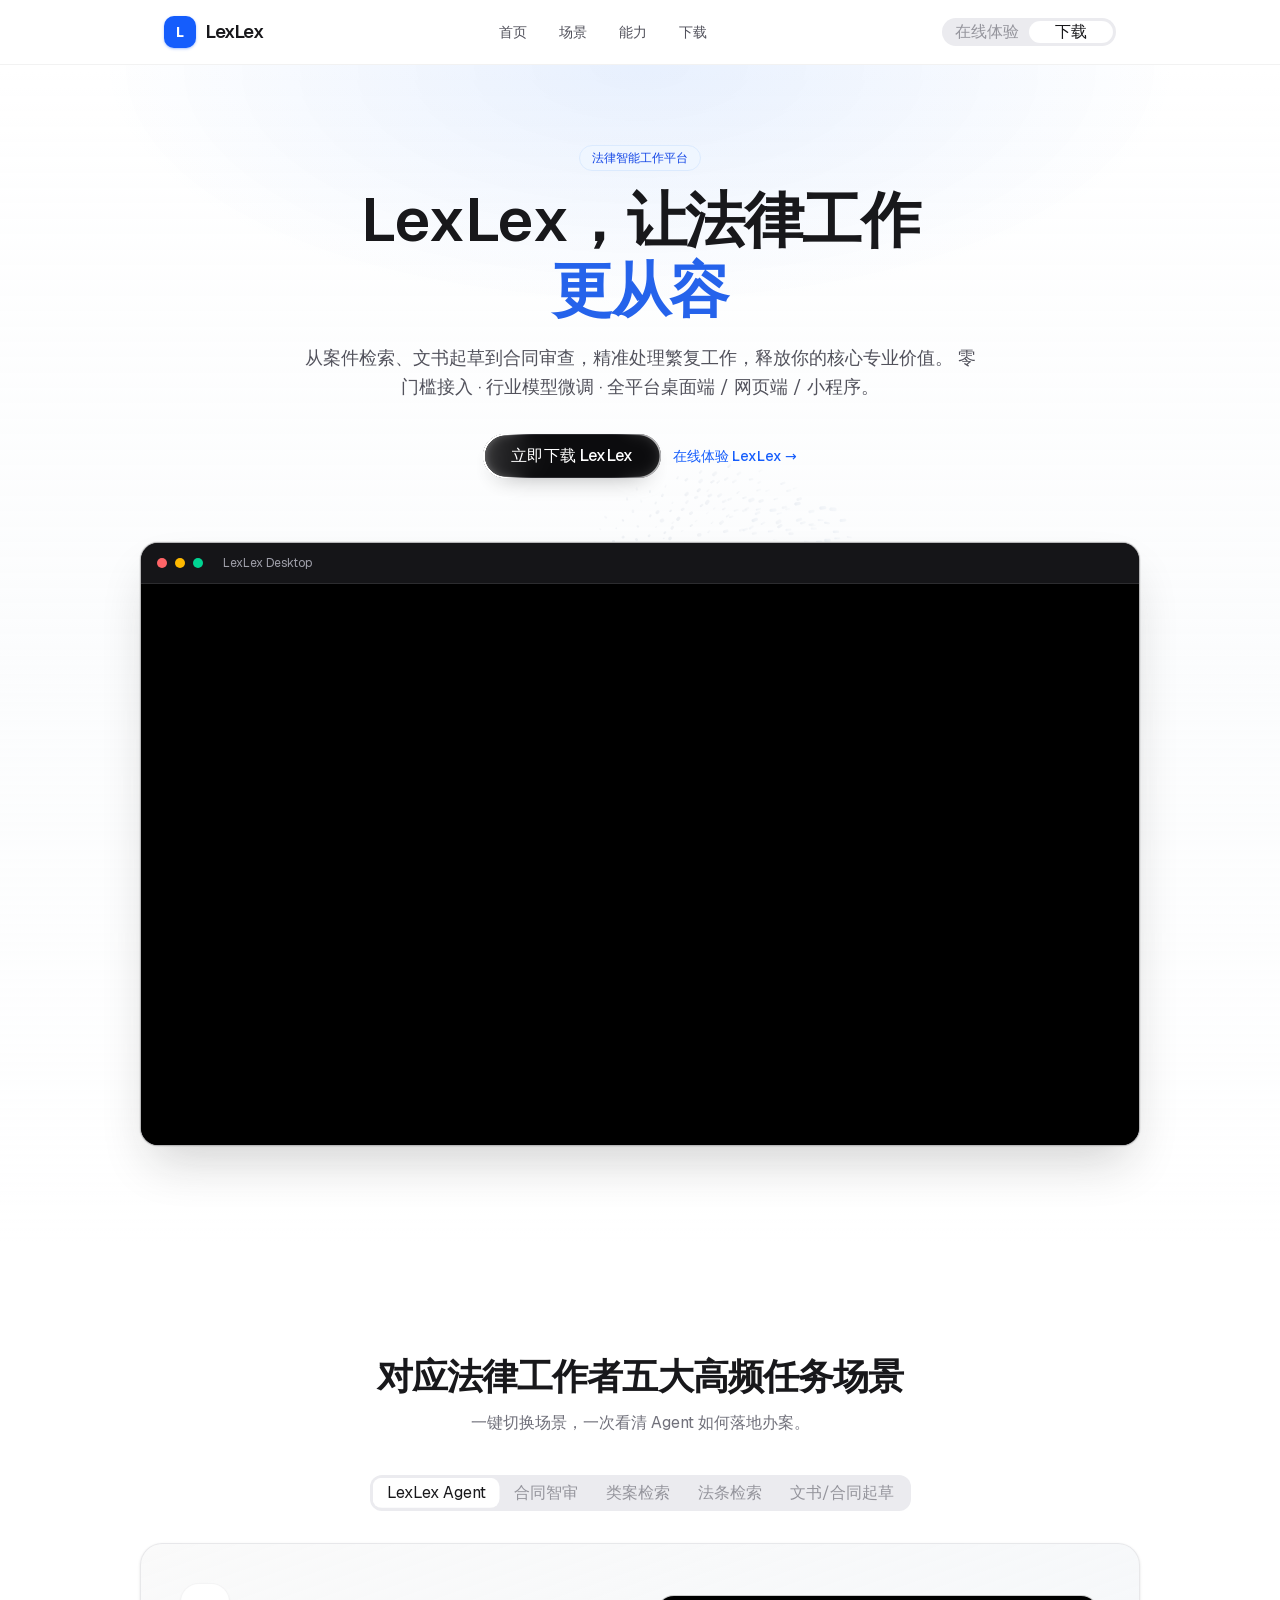
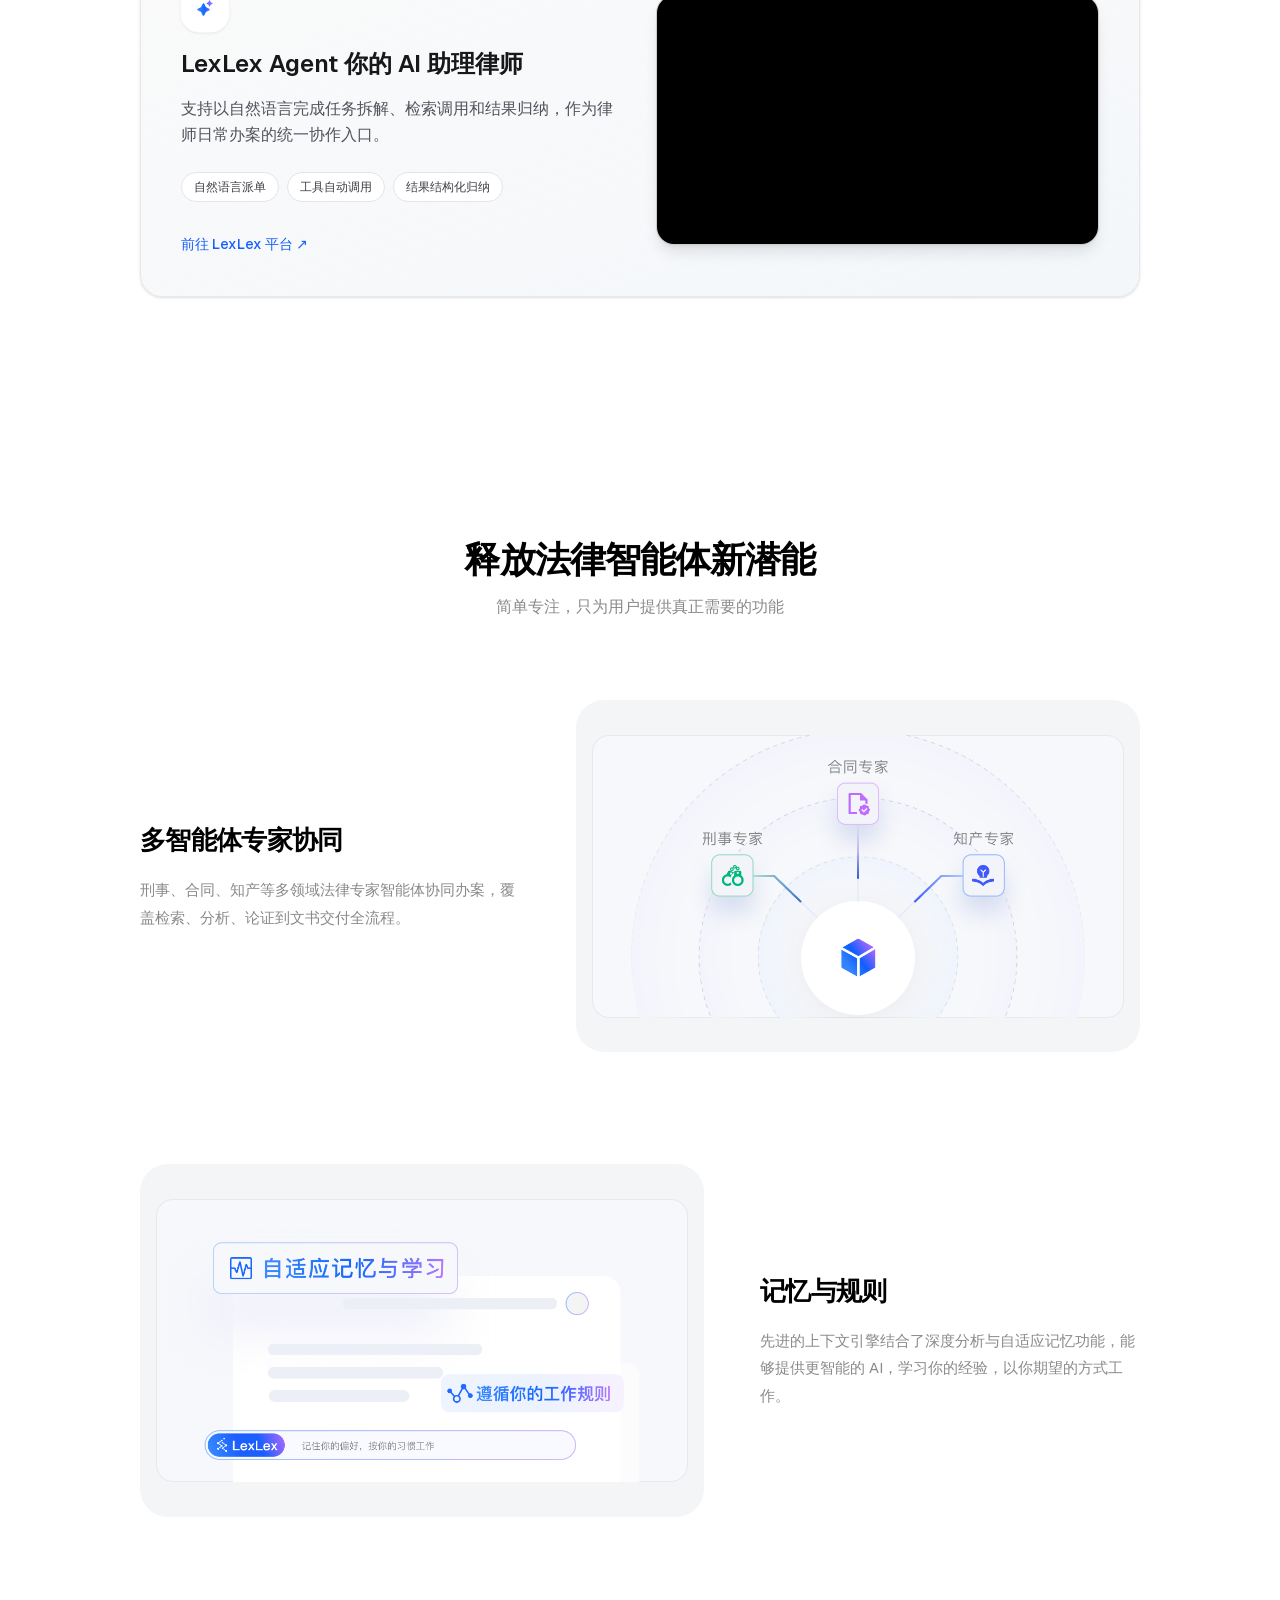
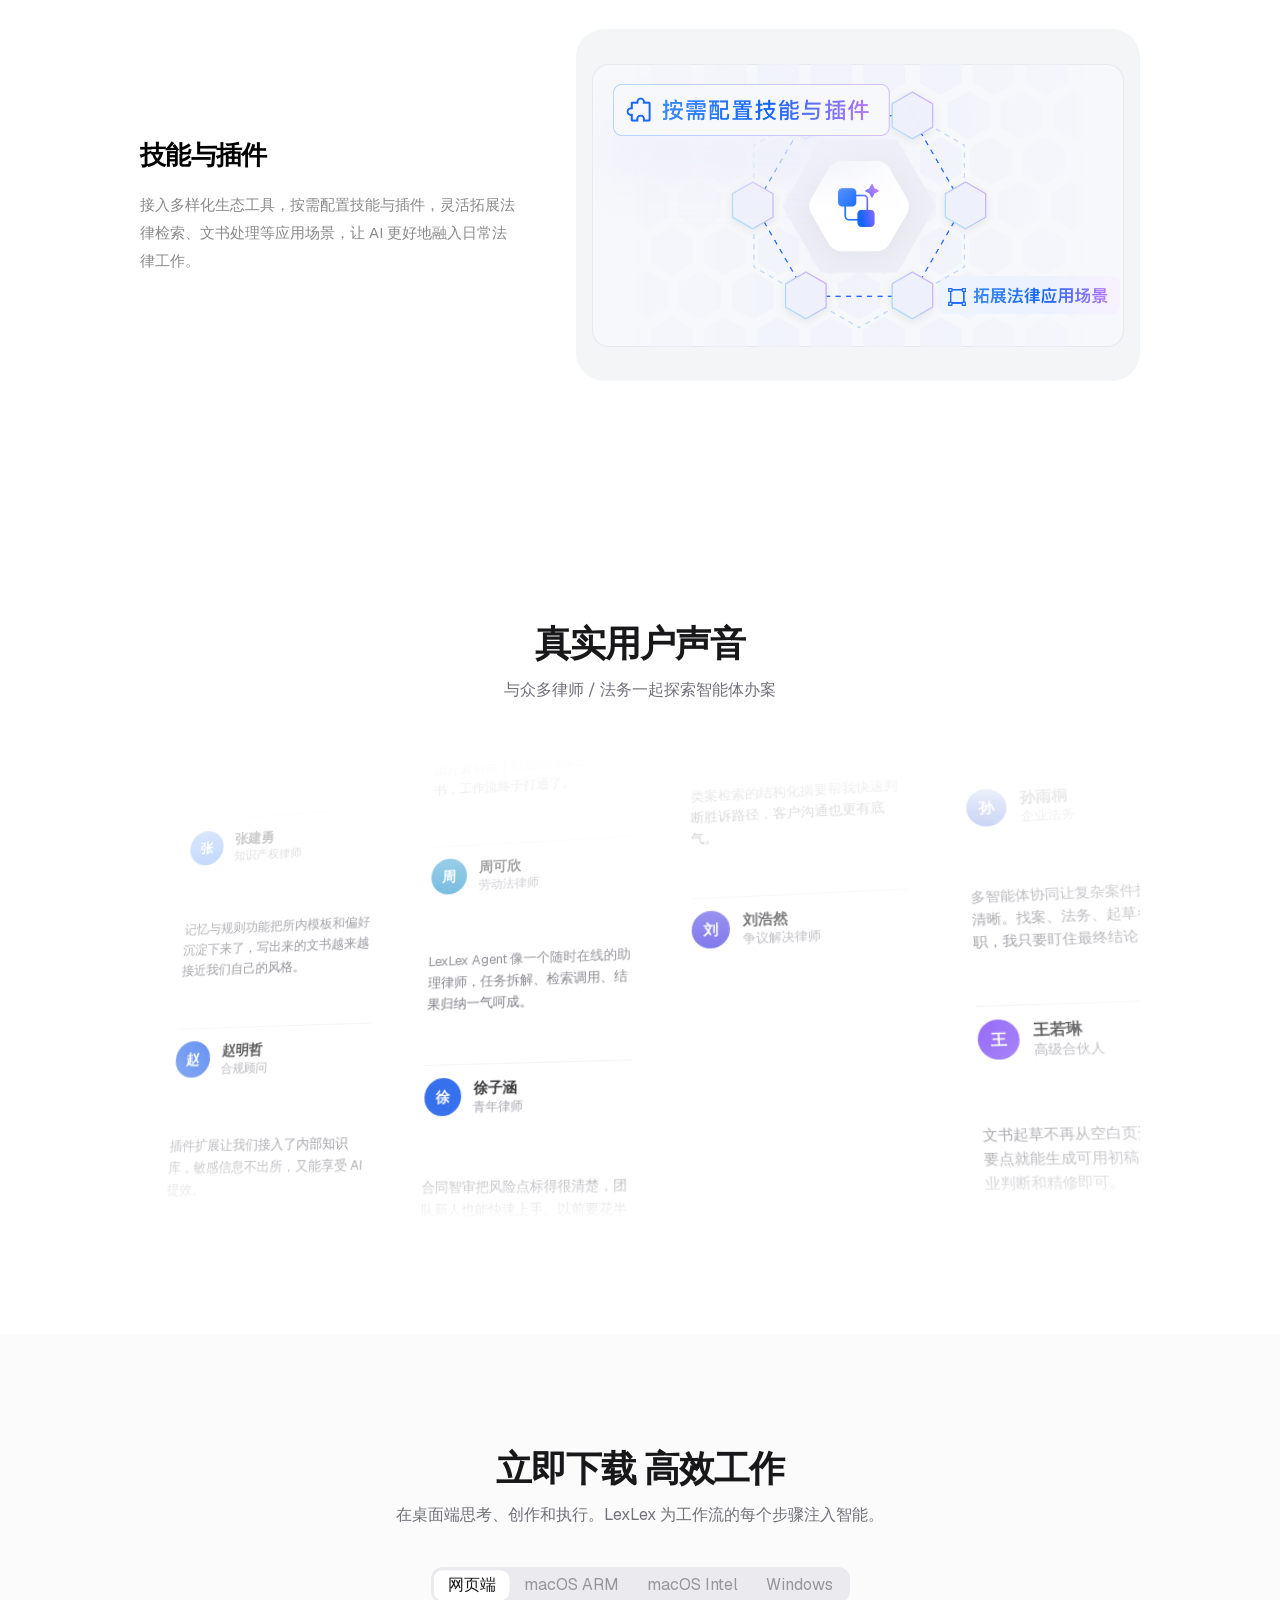
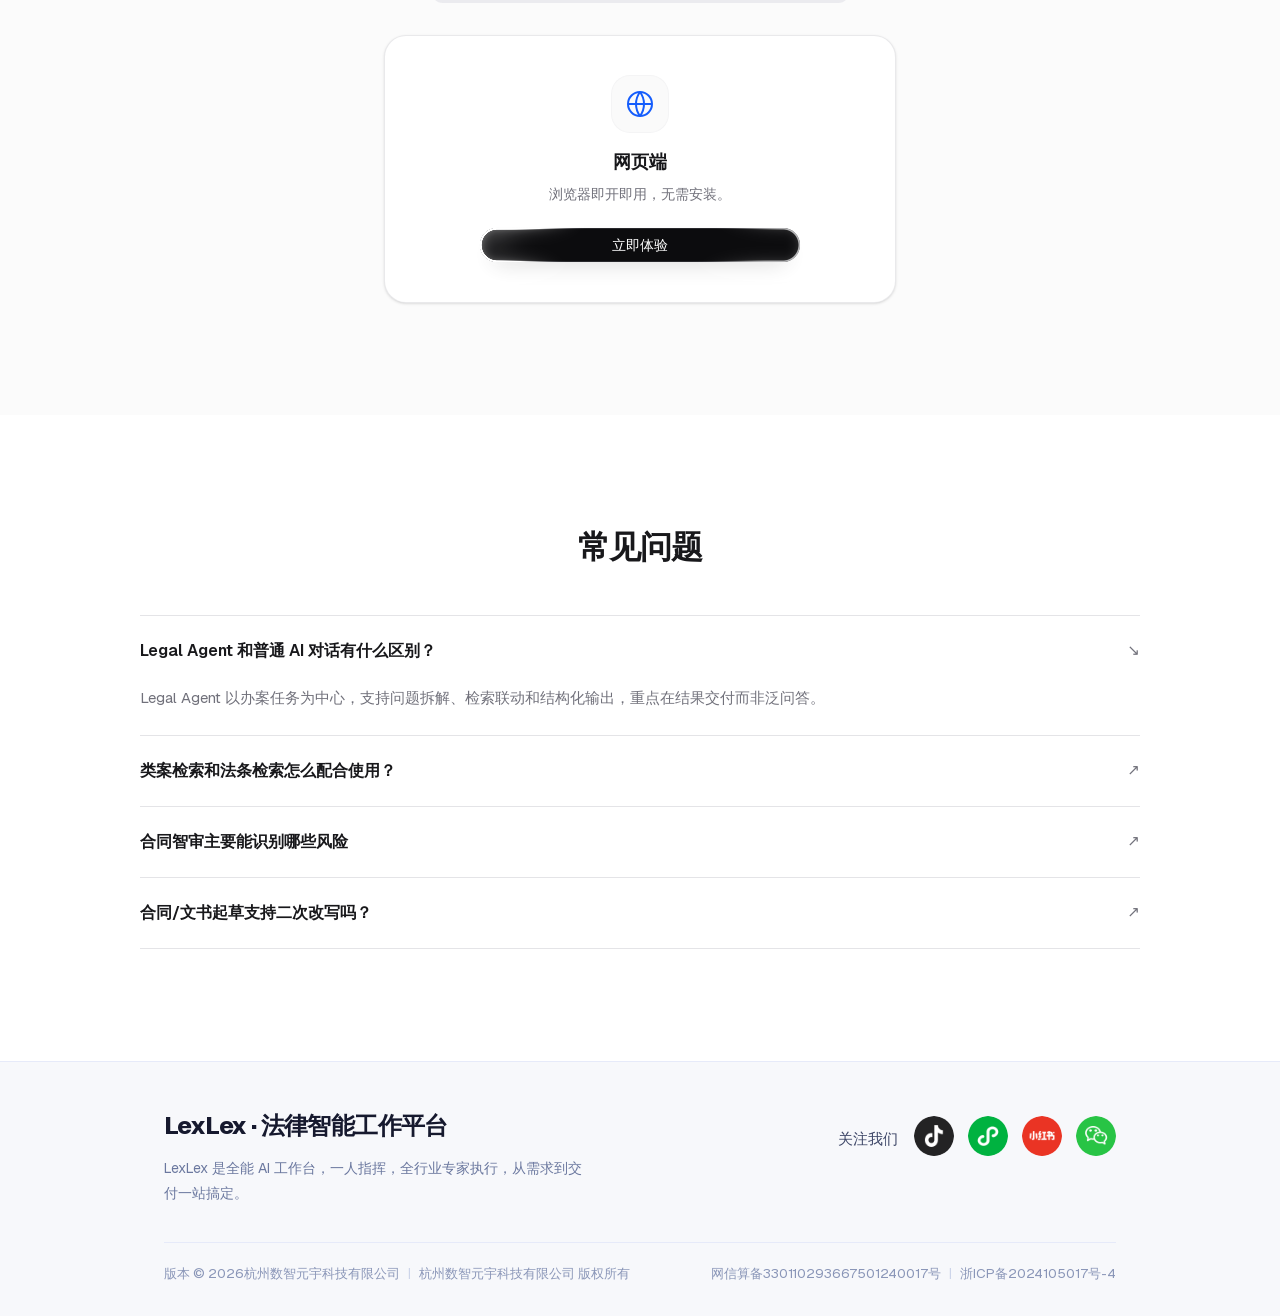
<file: index.html>
<!DOCTYPE html><html lang="zh-CN" class="T19VSG_variable _8Li5zG_variable h-full antialiased"><head><meta charSet="utf-8"/><meta name="viewport" content="width=device-width, initial-scale=1"/><link rel="preload" href="/_next/static/media/797e433ab948586e-s.p.0r6juujl39pe6.woff2" as="font" crossorigin="" type="font/woff2"/><link rel="preload" href="/_next/static/media/caa3a2e1cccd8315-s.p.0wgildi0cnwt9.woff2" as="font" crossorigin="" type="font/woff2"/><link rel="preload" as="image" href="/assets/scenes/lexlexagent.png"/><link rel="preload" href="/assets/capabilities/legal-experts.png" as="image"/><link rel="preload" href="/assets/capabilities/memory3.png" as="image"/><link rel="preload" href="/assets/capabilities/skill-center.png" as="image"/><link rel="preload" as="image" href="/assets/icons/douyin.png"/><link rel="preload" as="image" href="/assets/qr/douyin-qr.png"/><link rel="preload" as="image" href="/assets/icons/miniprogram.png"/><link rel="preload" as="image" href="/assets/qr/miniprogram-qr.png"/><link rel="preload" as="image" href="/assets/icons/xiaohongshu.png"/><link rel="preload" as="image" href="/assets/qr/xhs-qr.png"/><link rel="stylesheet" href="/_next/static/chunks/37kdwntwry5wt.css" data-precedence="next"/><link rel="preload" as="script" fetchPriority="low" href="/_next/static/chunks/3cfn99dbrcvvp.js"/><script src="/_next/static/chunks/24oq267qibdq3.js" async=""></script><script src="/_next/static/chunks/3t-narujfff8x.js" async=""></script><script src="/_next/static/chunks/turbopack-3-ry682tkyiqk.js" async=""></script><script src="/_next/static/chunks/42onvq6nokjl2.js" async=""></script><script src="/_next/static/chunks/204timkje3wxj.js" async=""></script><link rel="preload" as="image" href="/assets/icons/wechat.png"/><link rel="preload" as="image" href="/assets/qr/wechat-qr.png"/><title>LexLex | 数智元宇</title><meta name="description" content="LexLex是数智元宇推出的本地优先法律智能执行平台，覆盖调研、审阅、合规、自动化与团队协同。"/><meta name="keywords" content="数智元宇,LexLex,法律AI,合同智审,类案检索"/><link rel="icon" href="/favicon.ico?favicon.117ezoe8m31dk.ico" sizes="48x48" type="image/x-icon"/><link rel="icon" href="/favicon.ico"/><meta name="next-size-adjust" content=""/><script src="/_next/static/chunks/0cz1d0mv5g_q7.js" noModule=""></script></head><body class="min-h-full flex flex-col font-sans"><div hidden=""><!--$--><!--/$--></div><div id="top" class="relative flex min-h-full flex-col bg-transparent"><div class="pointer-events-none fixed inset-0 z-0 overflow-hidden" aria-hidden="true"><div class="h-full w-full opacity-[0.45]"><div class="relative h-full w-full overflow-hidden h-full min-h-full w-full"><style>.swarm-cursor-hidden, .swarm-cursor-hidden * { cursor: none !important; }</style><canvas class="pointer-events-none absolute inset-0 block h-full w-full" aria-hidden="true"></canvas></div></div></div><div class="relative z-10 flex min-h-full flex-col"><header class="sticky top-0 z-50 border-b border-black/5 bg-white/75 backdrop-blur-xl"><div class="mx-auto flex h-16 max-w-[1000px] items-center justify-between px-4 sm:px-6"><a href="#top" class="flex items-center gap-2.5 font-semibold tracking-tight text-zinc-900"><span class="flex h-8 w-8 items-center justify-center rounded-lg bg-blue-600 text-sm font-bold text-white shadow-sm shadow-blue-600/30">L</span><span class="text-lg">LexLex</span></a><nav class="hidden items-center gap-8 text-sm text-zinc-600 md:flex"><a href="#top" class="transition-colors hover:text-zinc-900">首页</a><a href="#scenarios" class="transition-colors hover:text-zinc-900">场景</a><a href="#capabilities" class="transition-colors hover:text-zinc-900">能力</a><a href="#download" class="transition-colors hover:text-zinc-900">下载</a></nav><div class="hidden md:block"><div role="radiogroup" aria-label="主要操作" data-equal="" data-draggable="" class="group relative inline-grid grid-flow-col auto-cols-auto align-middle select-none touch-pan-y [font-family:inherit] [-webkit-tap-highlight-color:transparent] [-webkit-touch-callout:none] p-[var(--rs-inset)] rounded-[var(--rs-radius)] [background:var(--rs-track)] data-[equal]:auto-cols-[minmax(0,1fr)] data-[held]:cursor-grabbing aria-disabled:pointer-events-none aria-disabled:opacity-50" style="--rs-track:#ebebef;--rs-thumb:#ffffff;--rs-ink:#71717a;--rs-ink-active:#18181b;--rs-radius:999px;--rs-inset:3px;--rs-thumb-radius:996px;--rs-h:28px;--rs-font:12px;--rs-pad:10px;--rs-min:36px;--rs-ease-out:cubic-bezier(0.23, 1, 0.32, 1)"><button type="button" role="radio" aria-checked="false" tabindex="-1" class="inline-flex h-[calc(var(--rs-h)-var(--rs-inset)*2)] min-w-[var(--rs-min)] items-center justify-center gap-1.5 m-0 border-0 bg-transparent px-[var(--rs-pad)] py-0 rounded-[var(--rs-thumb-radius)] [font:inherit] text-[length:var(--rs-font)] font-medium leading-none whitespace-nowrap outline-none [transition:opacity_160ms_ease,transform_160ms_var(--rs-ease-out)] motion-reduce:[transition:opacity_160ms_ease] cursor-pointer [color:var(--rs-ink)] opacity-70 aria-checked:cursor-default group-data-[draggable]:aria-checked:cursor-grab group-data-[held]:cursor-grabbing data-[pressed]:[transform:scale(0.96)] focus-visible:outline-2 focus-visible:outline-offset-[3px] focus-visible:[outline-color:var(--rs-thumb)] [@media(hover:hover)_and_(pointer:fine)]:[&amp;[aria-checked=false]:hover]:opacity-90">在线体验</button><button type="button" role="radio" aria-checked="true" tabindex="0" class="inline-flex h-[calc(var(--rs-h)-var(--rs-inset)*2)] min-w-[var(--rs-min)] items-center justify-center gap-1.5 m-0 border-0 bg-transparent px-[var(--rs-pad)] py-0 rounded-[var(--rs-thumb-radius)] [font:inherit] text-[length:var(--rs-font)] font-medium leading-none whitespace-nowrap outline-none [transition:opacity_160ms_ease,transform_160ms_var(--rs-ease-out)] motion-reduce:[transition:opacity_160ms_ease] cursor-pointer [color:var(--rs-ink)] opacity-70 aria-checked:cursor-default group-data-[draggable]:aria-checked:cursor-grab group-data-[held]:cursor-grabbing data-[pressed]:[transform:scale(0.96)] focus-visible:outline-2 focus-visible:outline-offset-[3px] focus-visible:[outline-color:var(--rs-thumb)] [@media(hover:hover)_and_(pointer:fine)]:[&amp;[aria-checked=false]:hover]:opacity-90">下载</button><div class="pointer-events-none absolute inset-[var(--rs-inset)] grid grid-flow-col auto-cols-auto group-data-[equal]:auto-cols-[minmax(0,1fr)] [background:var(--rs-thumb)] [color:var(--rs-ink-active)]" aria-hidden="true" style="clip-path:inset(0 0px 0 0px round 996px)"><span class="inline-flex h-[calc(var(--rs-h)-var(--rs-inset)*2)] min-w-[var(--rs-min)] items-center justify-center gap-1.5 m-0 border-0 bg-transparent px-[var(--rs-pad)] py-0 rounded-[var(--rs-thumb-radius)] [font:inherit] text-[length:var(--rs-font)] font-medium leading-none whitespace-nowrap outline-none [transition:opacity_160ms_ease,transform_160ms_var(--rs-ease-out)] motion-reduce:[transition:opacity_160ms_ease] cursor-default [color:inherit]">在线体验</span><span class="inline-flex h-[calc(var(--rs-h)-var(--rs-inset)*2)] min-w-[var(--rs-min)] items-center justify-center gap-1.5 m-0 border-0 bg-transparent px-[var(--rs-pad)] py-0 rounded-[var(--rs-thumb-radius)] [font:inherit] text-[length:var(--rs-font)] font-medium leading-none whitespace-nowrap outline-none [transition:opacity_160ms_ease,transform_160ms_var(--rs-ease-out)] motion-reduce:[transition:opacity_160ms_ease] cursor-default [color:inherit]">下载</span></div></div></div><button type="button" class="inline-flex h-10 w-10 items-center justify-center rounded-lg border border-zinc-200 md:hidden" aria-label="打开菜单"><span class="text-lg">☰</span></button></div></header><main class="flex-1"><section class="relative overflow-hidden bg-gradient-to-b from-white/70 via-slate-50/55 to-white/80 px-4 pb-16 pt-14 sm:px-6 sm:pb-24 sm:pt-20"><div class="pointer-events-none absolute inset-x-0 top-0 h-72 bg-[radial-gradient(ellipse_at_top,_rgba(59,130,246,0.12),_transparent_60%)]"></div><div class="relative mx-auto max-w-[1000px]"><div class="mx-auto max-w-3xl text-center"><div class="invisible"><p class="mb-4 inline-flex items-center rounded-full border border-blue-100 bg-blue-50 px-3 py-1 text-xs font-medium text-blue-700">法律智能工作平台</p></div><h1 class="text-4xl font-semibold tracking-tight text-zinc-900 sm:text-5xl md:text-6xl"><span class="block"><span class="inline-block whitespace-pre-wrap select-text leading-[0.95] tracking-[-0.04em] tracking-tight leading-[1.1]" style="color:#18181b;font-size:clamp(2.25rem, 5vw, 3.75rem);font-weight:600;--fold-perspective:700px"><span class="sr-only select-none">LexLex，让法律工作</span><span aria-hidden="true"><span class="inline-block whitespace-nowrap"><span class="inline-block align-baseline [perspective:var(--fold-perspective)]"><span class="relative inline-block [backface-visibility:hidden] motion-reduce:[transform:none]! after:pointer-events-none after:absolute after:inset-0 after:content-[attr(data-fold-text)] after:text-transparent after:[-webkit-text-fill-color:transparent] after:bg-clip-text after:opacity-[var(--fold-crease,0)] motion-reduce:after:opacity-0! origin-top after:bg-[linear-gradient(180deg,rgba(0,0,0,0.58)_0%,rgba(0,0,0,0.22)_42%,rgba(255,255,255,0.26)_100%)]" data-fold-piece="" data-fold-text="L" style="opacity:0">L</span></span><span class="inline-block align-baseline [perspective:var(--fold-perspective)]"><span class="relative inline-block [backface-visibility:hidden] motion-reduce:[transform:none]! after:pointer-events-none after:absolute after:inset-0 after:content-[attr(data-fold-text)] after:text-transparent after:[-webkit-text-fill-color:transparent] after:bg-clip-text after:opacity-[var(--fold-crease,0)] motion-reduce:after:opacity-0! origin-top after:bg-[linear-gradient(180deg,rgba(0,0,0,0.58)_0%,rgba(0,0,0,0.22)_42%,rgba(255,255,255,0.26)_100%)]" data-fold-piece="" data-fold-text="e" style="opacity:0">e</span></span><span class="inline-block align-baseline [perspective:var(--fold-perspective)]"><span class="relative inline-block [backface-visibility:hidden] motion-reduce:[transform:none]! after:pointer-events-none after:absolute after:inset-0 after:content-[attr(data-fold-text)] after:text-transparent after:[-webkit-text-fill-color:transparent] after:bg-clip-text after:opacity-[var(--fold-crease,0)] motion-reduce:after:opacity-0! origin-top after:bg-[linear-gradient(180deg,rgba(0,0,0,0.58)_0%,rgba(0,0,0,0.22)_42%,rgba(255,255,255,0.26)_100%)]" data-fold-piece="" data-fold-text="x" style="opacity:0">x</span></span><span class="inline-block align-baseline [perspective:var(--fold-perspective)]"><span class="relative inline-block [backface-visibility:hidden] motion-reduce:[transform:none]! after:pointer-events-none after:absolute after:inset-0 after:content-[attr(data-fold-text)] after:text-transparent after:[-webkit-text-fill-color:transparent] after:bg-clip-text after:opacity-[var(--fold-crease,0)] motion-reduce:after:opacity-0! origin-top after:bg-[linear-gradient(180deg,rgba(0,0,0,0.58)_0%,rgba(0,0,0,0.22)_42%,rgba(255,255,255,0.26)_100%)]" data-fold-piece="" data-fold-text="L" style="opacity:0">L</span></span><span class="inline-block align-baseline [perspective:var(--fold-perspective)]"><span class="relative inline-block [backface-visibility:hidden] motion-reduce:[transform:none]! after:pointer-events-none after:absolute after:inset-0 after:content-[attr(data-fold-text)] after:text-transparent after:[-webkit-text-fill-color:transparent] after:bg-clip-text after:opacity-[var(--fold-crease,0)] motion-reduce:after:opacity-0! origin-top after:bg-[linear-gradient(180deg,rgba(0,0,0,0.58)_0%,rgba(0,0,0,0.22)_42%,rgba(255,255,255,0.26)_100%)]" data-fold-piece="" data-fold-text="e" style="opacity:0">e</span></span><span class="inline-block align-baseline [perspective:var(--fold-perspective)]"><span class="relative inline-block [backface-visibility:hidden] motion-reduce:[transform:none]! after:pointer-events-none after:absolute after:inset-0 after:content-[attr(data-fold-text)] after:text-transparent after:[-webkit-text-fill-color:transparent] after:bg-clip-text after:opacity-[var(--fold-crease,0)] motion-reduce:after:opacity-0! origin-top after:bg-[linear-gradient(180deg,rgba(0,0,0,0.58)_0%,rgba(0,0,0,0.22)_42%,rgba(255,255,255,0.26)_100%)]" data-fold-piece="" data-fold-text="x" style="opacity:0">x</span></span><span class="inline-block align-baseline [perspective:var(--fold-perspective)]"><span class="relative inline-block [backface-visibility:hidden] motion-reduce:[transform:none]! after:pointer-events-none after:absolute after:inset-0 after:content-[attr(data-fold-text)] after:text-transparent after:[-webkit-text-fill-color:transparent] after:bg-clip-text after:opacity-[var(--fold-crease,0)] motion-reduce:after:opacity-0! origin-top after:bg-[linear-gradient(180deg,rgba(0,0,0,0.58)_0%,rgba(0,0,0,0.22)_42%,rgba(255,255,255,0.26)_100%)]" data-fold-piece="" data-fold-text="，" style="opacity:0">，</span></span><span class="inline-block align-baseline [perspective:var(--fold-perspective)]"><span class="relative inline-block [backface-visibility:hidden] motion-reduce:[transform:none]! after:pointer-events-none after:absolute after:inset-0 after:content-[attr(data-fold-text)] after:text-transparent after:[-webkit-text-fill-color:transparent] after:bg-clip-text after:opacity-[var(--fold-crease,0)] motion-reduce:after:opacity-0! origin-top after:bg-[linear-gradient(180deg,rgba(0,0,0,0.58)_0%,rgba(0,0,0,0.22)_42%,rgba(255,255,255,0.26)_100%)]" data-fold-piece="" data-fold-text="让" style="opacity:0">让</span></span><span class="inline-block align-baseline [perspective:var(--fold-perspective)]"><span class="relative inline-block [backface-visibility:hidden] motion-reduce:[transform:none]! after:pointer-events-none after:absolute after:inset-0 after:content-[attr(data-fold-text)] after:text-transparent after:[-webkit-text-fill-color:transparent] after:bg-clip-text after:opacity-[var(--fold-crease,0)] motion-reduce:after:opacity-0! origin-top after:bg-[linear-gradient(180deg,rgba(0,0,0,0.58)_0%,rgba(0,0,0,0.22)_42%,rgba(255,255,255,0.26)_100%)]" data-fold-piece="" data-fold-text="法" style="opacity:0">法</span></span><span class="inline-block align-baseline [perspective:var(--fold-perspective)]"><span class="relative inline-block [backface-visibility:hidden] motion-reduce:[transform:none]! after:pointer-events-none after:absolute after:inset-0 after:content-[attr(data-fold-text)] after:text-transparent after:[-webkit-text-fill-color:transparent] after:bg-clip-text after:opacity-[var(--fold-crease,0)] motion-reduce:after:opacity-0! origin-top after:bg-[linear-gradient(180deg,rgba(0,0,0,0.58)_0%,rgba(0,0,0,0.22)_42%,rgba(255,255,255,0.26)_100%)]" data-fold-piece="" data-fold-text="律" style="opacity:0">律</span></span><span class="inline-block align-baseline [perspective:var(--fold-perspective)]"><span class="relative inline-block [backface-visibility:hidden] motion-reduce:[transform:none]! after:pointer-events-none after:absolute after:inset-0 after:content-[attr(data-fold-text)] after:text-transparent after:[-webkit-text-fill-color:transparent] after:bg-clip-text after:opacity-[var(--fold-crease,0)] motion-reduce:after:opacity-0! origin-top after:bg-[linear-gradient(180deg,rgba(0,0,0,0.58)_0%,rgba(0,0,0,0.22)_42%,rgba(255,255,255,0.26)_100%)]" data-fold-piece="" data-fold-text="工" style="opacity:0">工</span></span><span class="inline-block align-baseline [perspective:var(--fold-perspective)]"><span class="relative inline-block [backface-visibility:hidden] motion-reduce:[transform:none]! after:pointer-events-none after:absolute after:inset-0 after:content-[attr(data-fold-text)] after:text-transparent after:[-webkit-text-fill-color:transparent] after:bg-clip-text after:opacity-[var(--fold-crease,0)] motion-reduce:after:opacity-0! origin-top after:bg-[linear-gradient(180deg,rgba(0,0,0,0.58)_0%,rgba(0,0,0,0.22)_42%,rgba(255,255,255,0.26)_100%)]" data-fold-piece="" data-fold-text="作" style="opacity:0">作</span></span></span></span></span></span><span class="mt-1 block"><span class="inline-block whitespace-pre-wrap select-text leading-[0.95] tracking-[-0.04em] tracking-tight leading-[1.1]" style="color:#2563eb;font-size:clamp(2.25rem, 5vw, 3.75rem);font-weight:600;--fold-perspective:700px"><span class="sr-only select-none">更从容</span><span aria-hidden="true"><span class="inline-block whitespace-nowrap"><span class="inline-block align-baseline [perspective:var(--fold-perspective)]"><span class="relative inline-block [backface-visibility:hidden] motion-reduce:[transform:none]! after:pointer-events-none after:absolute after:inset-0 after:content-[attr(data-fold-text)] after:text-transparent after:[-webkit-text-fill-color:transparent] after:bg-clip-text after:opacity-[var(--fold-crease,0)] motion-reduce:after:opacity-0! origin-top after:bg-[linear-gradient(180deg,rgba(0,0,0,0.58)_0%,rgba(0,0,0,0.22)_42%,rgba(255,255,255,0.26)_100%)]" data-fold-piece="" data-fold-text="更" style="opacity:0">更</span></span><span class="inline-block align-baseline [perspective:var(--fold-perspective)]"><span class="relative inline-block [backface-visibility:hidden] motion-reduce:[transform:none]! after:pointer-events-none after:absolute after:inset-0 after:content-[attr(data-fold-text)] after:text-transparent after:[-webkit-text-fill-color:transparent] after:bg-clip-text after:opacity-[var(--fold-crease,0)] motion-reduce:after:opacity-0! origin-top after:bg-[linear-gradient(180deg,rgba(0,0,0,0.58)_0%,rgba(0,0,0,0.22)_42%,rgba(255,255,255,0.26)_100%)]" data-fold-piece="" data-fold-text="从" style="opacity:0">从</span></span><span class="inline-block align-baseline [perspective:var(--fold-perspective)]"><span class="relative inline-block [backface-visibility:hidden] motion-reduce:[transform:none]! after:pointer-events-none after:absolute after:inset-0 after:content-[attr(data-fold-text)] after:text-transparent after:[-webkit-text-fill-color:transparent] after:bg-clip-text after:opacity-[var(--fold-crease,0)] motion-reduce:after:opacity-0! origin-top after:bg-[linear-gradient(180deg,rgba(0,0,0,0.58)_0%,rgba(0,0,0,0.22)_42%,rgba(255,255,255,0.26)_100%)]" data-fold-piece="" data-fold-text="容" style="opacity:0">容</span></span></span></span></span></span></h1><div class="invisible"><p class="mx-auto mt-5 max-w-2xl text-base leading-relaxed text-zinc-600 sm:text-lg">从案件检索、文书起草到合同审查，精准处理繁复工作，释放你的核心专业价值。 零门槛接入 · 行业模型微调 · 全平台桌面端 / 网页端 / 小程序。</p><div class="mt-8 flex flex-col items-center justify-center gap-3 sm:flex-row"><button type="button" class="relative isolate m-0 inline-flex cursor-pointer items-center justify-center gap-[0.5em] border-0 [font-family:inherit] font-medium leading-none tracking-[0.01em] [color:var(--sb-text-color)] [border-radius:var(--sb-radius)] [background:color-mix(in_srgb,var(--sb-tint)_calc(var(--sb-tint-opacity)*100%),transparent)] shadow-[0_10px_24px_-14px_rgba(0,0,0,0.45)] [-webkit-backdrop-filter:blur(var(--sb-blur))] [backdrop-filter:blur(var(--sb-blur))] outline-none [-webkit-tap-highlight-color:transparent] transition-transform duration-250 ease-[cubic-bezier(0.2,0.8,0.2,1)] active:scale-[0.97] focus-visible:outline-2 focus-visible:outline-solid focus-visible:outline-offset-[3px] focus-visible:[outline-color:color-mix(in_srgb,var(--sb-text-color)_55%,transparent)] disabled:cursor-default disabled:opacity-50 disabled:active:scale-100 px-7 py-3.5 text-[1rem]" style="--sb-radius:999px;--sb-tint:#0c0c0e;--sb-tint-opacity:1;--sb-blur:0px;--sb-text-color:#ffffff" aria-label="立即下载 LexLex"><canvas class="pointer-events-none absolute -inset-6 z-[1] block h-[calc(100%+48px)] w-[calc(100%+48px)]" aria-hidden="true"></canvas><span class="relative z-[2] inline-flex items-center gap-[inherit]">立即下载 LexLex</span></button><a href="https://lm.metazh.cn" target="_blank" rel="noreferrer" class="text-sm font-medium text-blue-600 transition hover:text-blue-700">在线体验 LexLex →</a></div></div></div><div class="invisible mt-12 sm:mt-16"><div class="mx-auto max-w-5xl overflow-hidden rounded-2xl border border-zinc-200/80 bg-black shadow-2xl shadow-zinc-900/20 ring-1 ring-black/5"><div class="flex items-center gap-2 border-b border-white/10 bg-zinc-900/90 px-4 py-3"><span class="h-2.5 w-2.5 rounded-full bg-red-400"></span><span class="h-2.5 w-2.5 rounded-full bg-amber-400"></span><span class="h-2.5 w-2.5 rounded-full bg-emerald-400"></span><span class="ml-3 text-xs text-zinc-400">LexLex Desktop</span></div><video class="aspect-video w-full bg-black object-cover" autoPlay="" muted="" playsInline="" loop="" preload="metadata" poster="" aria-label="LexLex 产品演示视频"><source src="/assets/videos/pc.mp4" type="video/mp4"/></video></div></div></div></section><section id="scenarios" class="scroll-mt-20 bg-white/85 px-4 py-20 sm:px-6 sm:py-28"><div class="mx-auto max-w-[1000px]"><div class="mx-auto max-w-2xl text-center"><h2 class=""><span class="inline-block whitespace-pre-wrap select-text leading-[0.95] tracking-[-0.04em] tracking-tight leading-tight" style="color:#18181b;font-size:clamp(1.75rem, 3.5vw, 2.25rem);font-weight:600;--fold-perspective:800px"><span class="sr-only select-none">对应法律工作者五大高频任务场景</span><span aria-hidden="true"><span class="inline-block whitespace-nowrap"><span class="inline-block align-baseline [perspective:var(--fold-perspective)]"><span class="relative inline-block [backface-visibility:hidden] motion-reduce:[transform:none]! after:pointer-events-none after:absolute after:inset-0 after:content-[attr(data-fold-text)] after:text-transparent after:[-webkit-text-fill-color:transparent] after:bg-clip-text after:opacity-[var(--fold-crease,0)] motion-reduce:after:opacity-0! origin-top after:bg-[linear-gradient(180deg,rgba(0,0,0,0.58)_0%,rgba(0,0,0,0.22)_42%,rgba(255,255,255,0.26)_100%)]" data-fold-piece="" data-fold-text="对" style="opacity:0">对</span></span><span class="inline-block align-baseline [perspective:var(--fold-perspective)]"><span class="relative inline-block [backface-visibility:hidden] motion-reduce:[transform:none]! after:pointer-events-none after:absolute after:inset-0 after:content-[attr(data-fold-text)] after:text-transparent after:[-webkit-text-fill-color:transparent] after:bg-clip-text after:opacity-[var(--fold-crease,0)] motion-reduce:after:opacity-0! origin-top after:bg-[linear-gradient(180deg,rgba(0,0,0,0.58)_0%,rgba(0,0,0,0.22)_42%,rgba(255,255,255,0.26)_100%)]" data-fold-piece="" data-fold-text="应" style="opacity:0">应</span></span><span class="inline-block align-baseline [perspective:var(--fold-perspective)]"><span class="relative inline-block [backface-visibility:hidden] motion-reduce:[transform:none]! after:pointer-events-none after:absolute after:inset-0 after:content-[attr(data-fold-text)] after:text-transparent after:[-webkit-text-fill-color:transparent] after:bg-clip-text after:opacity-[var(--fold-crease,0)] motion-reduce:after:opacity-0! origin-top after:bg-[linear-gradient(180deg,rgba(0,0,0,0.58)_0%,rgba(0,0,0,0.22)_42%,rgba(255,255,255,0.26)_100%)]" data-fold-piece="" data-fold-text="法" style="opacity:0">法</span></span><span class="inline-block align-baseline [perspective:var(--fold-perspective)]"><span class="relative inline-block [backface-visibility:hidden] motion-reduce:[transform:none]! after:pointer-events-none after:absolute after:inset-0 after:content-[attr(data-fold-text)] after:text-transparent after:[-webkit-text-fill-color:transparent] after:bg-clip-text after:opacity-[var(--fold-crease,0)] motion-reduce:after:opacity-0! origin-top after:bg-[linear-gradient(180deg,rgba(0,0,0,0.58)_0%,rgba(0,0,0,0.22)_42%,rgba(255,255,255,0.26)_100%)]" data-fold-piece="" data-fold-text="律" style="opacity:0">律</span></span><span class="inline-block align-baseline [perspective:var(--fold-perspective)]"><span class="relative inline-block [backface-visibility:hidden] motion-reduce:[transform:none]! after:pointer-events-none after:absolute after:inset-0 after:content-[attr(data-fold-text)] after:text-transparent after:[-webkit-text-fill-color:transparent] after:bg-clip-text after:opacity-[var(--fold-crease,0)] motion-reduce:after:opacity-0! origin-top after:bg-[linear-gradient(180deg,rgba(0,0,0,0.58)_0%,rgba(0,0,0,0.22)_42%,rgba(255,255,255,0.26)_100%)]" data-fold-piece="" data-fold-text="工" style="opacity:0">工</span></span><span class="inline-block align-baseline [perspective:var(--fold-perspective)]"><span class="relative inline-block [backface-visibility:hidden] motion-reduce:[transform:none]! after:pointer-events-none after:absolute after:inset-0 after:content-[attr(data-fold-text)] after:text-transparent after:[-webkit-text-fill-color:transparent] after:bg-clip-text after:opacity-[var(--fold-crease,0)] motion-reduce:after:opacity-0! origin-top after:bg-[linear-gradient(180deg,rgba(0,0,0,0.58)_0%,rgba(0,0,0,0.22)_42%,rgba(255,255,255,0.26)_100%)]" data-fold-piece="" data-fold-text="作" style="opacity:0">作</span></span><span class="inline-block align-baseline [perspective:var(--fold-perspective)]"><span class="relative inline-block [backface-visibility:hidden] motion-reduce:[transform:none]! after:pointer-events-none after:absolute after:inset-0 after:content-[attr(data-fold-text)] after:text-transparent after:[-webkit-text-fill-color:transparent] after:bg-clip-text after:opacity-[var(--fold-crease,0)] motion-reduce:after:opacity-0! origin-top after:bg-[linear-gradient(180deg,rgba(0,0,0,0.58)_0%,rgba(0,0,0,0.22)_42%,rgba(255,255,255,0.26)_100%)]" data-fold-piece="" data-fold-text="者" style="opacity:0">者</span></span><span class="inline-block align-baseline [perspective:var(--fold-perspective)]"><span class="relative inline-block [backface-visibility:hidden] motion-reduce:[transform:none]! after:pointer-events-none after:absolute after:inset-0 after:content-[attr(data-fold-text)] after:text-transparent after:[-webkit-text-fill-color:transparent] after:bg-clip-text after:opacity-[var(--fold-crease,0)] motion-reduce:after:opacity-0! origin-top after:bg-[linear-gradient(180deg,rgba(0,0,0,0.58)_0%,rgba(0,0,0,0.22)_42%,rgba(255,255,255,0.26)_100%)]" data-fold-piece="" data-fold-text="五" style="opacity:0">五</span></span><span class="inline-block align-baseline [perspective:var(--fold-perspective)]"><span class="relative inline-block [backface-visibility:hidden] motion-reduce:[transform:none]! after:pointer-events-none after:absolute after:inset-0 after:content-[attr(data-fold-text)] after:text-transparent after:[-webkit-text-fill-color:transparent] after:bg-clip-text after:opacity-[var(--fold-crease,0)] motion-reduce:after:opacity-0! origin-top after:bg-[linear-gradient(180deg,rgba(0,0,0,0.58)_0%,rgba(0,0,0,0.22)_42%,rgba(255,255,255,0.26)_100%)]" data-fold-piece="" data-fold-text="大" style="opacity:0">大</span></span><span class="inline-block align-baseline [perspective:var(--fold-perspective)]"><span class="relative inline-block [backface-visibility:hidden] motion-reduce:[transform:none]! after:pointer-events-none after:absolute after:inset-0 after:content-[attr(data-fold-text)] after:text-transparent after:[-webkit-text-fill-color:transparent] after:bg-clip-text after:opacity-[var(--fold-crease,0)] motion-reduce:after:opacity-0! origin-top after:bg-[linear-gradient(180deg,rgba(0,0,0,0.58)_0%,rgba(0,0,0,0.22)_42%,rgba(255,255,255,0.26)_100%)]" data-fold-piece="" data-fold-text="高" style="opacity:0">高</span></span><span class="inline-block align-baseline [perspective:var(--fold-perspective)]"><span class="relative inline-block [backface-visibility:hidden] motion-reduce:[transform:none]! after:pointer-events-none after:absolute after:inset-0 after:content-[attr(data-fold-text)] after:text-transparent after:[-webkit-text-fill-color:transparent] after:bg-clip-text after:opacity-[var(--fold-crease,0)] motion-reduce:after:opacity-0! origin-top after:bg-[linear-gradient(180deg,rgba(0,0,0,0.58)_0%,rgba(0,0,0,0.22)_42%,rgba(255,255,255,0.26)_100%)]" data-fold-piece="" data-fold-text="频" style="opacity:0">频</span></span><span class="inline-block align-baseline [perspective:var(--fold-perspective)]"><span class="relative inline-block [backface-visibility:hidden] motion-reduce:[transform:none]! after:pointer-events-none after:absolute after:inset-0 after:content-[attr(data-fold-text)] after:text-transparent after:[-webkit-text-fill-color:transparent] after:bg-clip-text after:opacity-[var(--fold-crease,0)] motion-reduce:after:opacity-0! origin-top after:bg-[linear-gradient(180deg,rgba(0,0,0,0.58)_0%,rgba(0,0,0,0.22)_42%,rgba(255,255,255,0.26)_100%)]" data-fold-piece="" data-fold-text="任" style="opacity:0">任</span></span><span class="inline-block align-baseline [perspective:var(--fold-perspective)]"><span class="relative inline-block [backface-visibility:hidden] motion-reduce:[transform:none]! after:pointer-events-none after:absolute after:inset-0 after:content-[attr(data-fold-text)] after:text-transparent after:[-webkit-text-fill-color:transparent] after:bg-clip-text after:opacity-[var(--fold-crease,0)] motion-reduce:after:opacity-0! origin-top after:bg-[linear-gradient(180deg,rgba(0,0,0,0.58)_0%,rgba(0,0,0,0.22)_42%,rgba(255,255,255,0.26)_100%)]" data-fold-piece="" data-fold-text="务" style="opacity:0">务</span></span><span class="inline-block align-baseline [perspective:var(--fold-perspective)]"><span class="relative inline-block [backface-visibility:hidden] motion-reduce:[transform:none]! after:pointer-events-none after:absolute after:inset-0 after:content-[attr(data-fold-text)] after:text-transparent after:[-webkit-text-fill-color:transparent] after:bg-clip-text after:opacity-[var(--fold-crease,0)] motion-reduce:after:opacity-0! origin-top after:bg-[linear-gradient(180deg,rgba(0,0,0,0.58)_0%,rgba(0,0,0,0.22)_42%,rgba(255,255,255,0.26)_100%)]" data-fold-piece="" data-fold-text="场" style="opacity:0">场</span></span><span class="inline-block align-baseline [perspective:var(--fold-perspective)]"><span class="relative inline-block [backface-visibility:hidden] motion-reduce:[transform:none]! after:pointer-events-none after:absolute after:inset-0 after:content-[attr(data-fold-text)] after:text-transparent after:[-webkit-text-fill-color:transparent] after:bg-clip-text after:opacity-[var(--fold-crease,0)] motion-reduce:after:opacity-0! origin-top after:bg-[linear-gradient(180deg,rgba(0,0,0,0.58)_0%,rgba(0,0,0,0.22)_42%,rgba(255,255,255,0.26)_100%)]" data-fold-piece="" data-fold-text="景" style="opacity:0">景</span></span></span></span></span></h2><div class="invisible"><p class="mt-3 text-zinc-500">一键切换场景，一次看清 Agent 如何落地办案。</p></div></div><div class="invisible mt-10 flex justify-center"><div class="w-full max-w-4xl overflow-x-auto overflow-y-hidden [scrollbar-width:none] [-ms-overflow-style:none] [&amp;::-webkit-scrollbar]:hidden"><div class="flex min-w-max justify-center px-1"><div role="radiogroup" aria-label="五大任务场景" data-draggable="" class="group relative inline-grid grid-flow-col auto-cols-auto align-middle select-none touch-pan-y [font-family:inherit] [-webkit-tap-highlight-color:transparent] [-webkit-touch-callout:none] p-[var(--rs-inset)] rounded-[var(--rs-radius)] [background:var(--rs-track)] data-[equal]:auto-cols-[minmax(0,1fr)] data-[held]:cursor-grabbing aria-disabled:pointer-events-none aria-disabled:opacity-50" style="--rs-track:#ebebef;--rs-thumb:#ffffff;--rs-ink:#71717a;--rs-ink-active:#18181b;--rs-radius:12px;--rs-inset:3px;--rs-thumb-radius:9px;--rs-h:36px;--rs-font:13px;--rs-pad:14px;--rs-min:44px;--rs-ease-out:cubic-bezier(0.23, 1, 0.32, 1)"><button type="button" role="radio" aria-checked="true" tabindex="0" class="inline-flex h-[calc(var(--rs-h)-var(--rs-inset)*2)] min-w-[var(--rs-min)] items-center justify-center gap-1.5 m-0 border-0 bg-transparent px-[var(--rs-pad)] py-0 rounded-[var(--rs-thumb-radius)] [font:inherit] text-[length:var(--rs-font)] font-medium leading-none whitespace-nowrap outline-none [transition:opacity_160ms_ease,transform_160ms_var(--rs-ease-out)] motion-reduce:[transition:opacity_160ms_ease] cursor-pointer [color:var(--rs-ink)] opacity-70 aria-checked:cursor-default group-data-[draggable]:aria-checked:cursor-grab group-data-[held]:cursor-grabbing data-[pressed]:[transform:scale(0.96)] focus-visible:outline-2 focus-visible:outline-offset-[3px] focus-visible:[outline-color:var(--rs-thumb)] [@media(hover:hover)_and_(pointer:fine)]:[&amp;[aria-checked=false]:hover]:opacity-90">LexLex Agent</button><button type="button" role="radio" aria-checked="false" tabindex="-1" class="inline-flex h-[calc(var(--rs-h)-var(--rs-inset)*2)] min-w-[var(--rs-min)] items-center justify-center gap-1.5 m-0 border-0 bg-transparent px-[var(--rs-pad)] py-0 rounded-[var(--rs-thumb-radius)] [font:inherit] text-[length:var(--rs-font)] font-medium leading-none whitespace-nowrap outline-none [transition:opacity_160ms_ease,transform_160ms_var(--rs-ease-out)] motion-reduce:[transition:opacity_160ms_ease] cursor-pointer [color:var(--rs-ink)] opacity-70 aria-checked:cursor-default group-data-[draggable]:aria-checked:cursor-grab group-data-[held]:cursor-grabbing data-[pressed]:[transform:scale(0.96)] focus-visible:outline-2 focus-visible:outline-offset-[3px] focus-visible:[outline-color:var(--rs-thumb)] [@media(hover:hover)_and_(pointer:fine)]:[&amp;[aria-checked=false]:hover]:opacity-90">合同智审</button><button type="button" role="radio" aria-checked="false" tabindex="-1" class="inline-flex h-[calc(var(--rs-h)-var(--rs-inset)*2)] min-w-[var(--rs-min)] items-center justify-center gap-1.5 m-0 border-0 bg-transparent px-[var(--rs-pad)] py-0 rounded-[var(--rs-thumb-radius)] [font:inherit] text-[length:var(--rs-font)] font-medium leading-none whitespace-nowrap outline-none [transition:opacity_160ms_ease,transform_160ms_var(--rs-ease-out)] motion-reduce:[transition:opacity_160ms_ease] cursor-pointer [color:var(--rs-ink)] opacity-70 aria-checked:cursor-default group-data-[draggable]:aria-checked:cursor-grab group-data-[held]:cursor-grabbing data-[pressed]:[transform:scale(0.96)] focus-visible:outline-2 focus-visible:outline-offset-[3px] focus-visible:[outline-color:var(--rs-thumb)] [@media(hover:hover)_and_(pointer:fine)]:[&amp;[aria-checked=false]:hover]:opacity-90">类案检索</button><button type="button" role="radio" aria-checked="false" tabindex="-1" class="inline-flex h-[calc(var(--rs-h)-var(--rs-inset)*2)] min-w-[var(--rs-min)] items-center justify-center gap-1.5 m-0 border-0 bg-transparent px-[var(--rs-pad)] py-0 rounded-[var(--rs-thumb-radius)] [font:inherit] text-[length:var(--rs-font)] font-medium leading-none whitespace-nowrap outline-none [transition:opacity_160ms_ease,transform_160ms_var(--rs-ease-out)] motion-reduce:[transition:opacity_160ms_ease] cursor-pointer [color:var(--rs-ink)] opacity-70 aria-checked:cursor-default group-data-[draggable]:aria-checked:cursor-grab group-data-[held]:cursor-grabbing data-[pressed]:[transform:scale(0.96)] focus-visible:outline-2 focus-visible:outline-offset-[3px] focus-visible:[outline-color:var(--rs-thumb)] [@media(hover:hover)_and_(pointer:fine)]:[&amp;[aria-checked=false]:hover]:opacity-90">法条检索</button><button type="button" role="radio" aria-checked="false" tabindex="-1" class="inline-flex h-[calc(var(--rs-h)-var(--rs-inset)*2)] min-w-[var(--rs-min)] items-center justify-center gap-1.5 m-0 border-0 bg-transparent px-[var(--rs-pad)] py-0 rounded-[var(--rs-thumb-radius)] [font:inherit] text-[length:var(--rs-font)] font-medium leading-none whitespace-nowrap outline-none [transition:opacity_160ms_ease,transform_160ms_var(--rs-ease-out)] motion-reduce:[transition:opacity_160ms_ease] cursor-pointer [color:var(--rs-ink)] opacity-70 aria-checked:cursor-default group-data-[draggable]:aria-checked:cursor-grab group-data-[held]:cursor-grabbing data-[pressed]:[transform:scale(0.96)] focus-visible:outline-2 focus-visible:outline-offset-[3px] focus-visible:[outline-color:var(--rs-thumb)] [@media(hover:hover)_and_(pointer:fine)]:[&amp;[aria-checked=false]:hover]:opacity-90">文书/合同起草</button><div class="pointer-events-none absolute inset-[var(--rs-inset)] grid grid-flow-col auto-cols-auto group-data-[equal]:auto-cols-[minmax(0,1fr)] [background:var(--rs-thumb)] [color:var(--rs-ink-active)]" aria-hidden="true" style="clip-path:inset(0 0px 0 0px round 9px)"><span class="inline-flex h-[calc(var(--rs-h)-var(--rs-inset)*2)] min-w-[var(--rs-min)] items-center justify-center gap-1.5 m-0 border-0 bg-transparent px-[var(--rs-pad)] py-0 rounded-[var(--rs-thumb-radius)] [font:inherit] text-[length:var(--rs-font)] font-medium leading-none whitespace-nowrap outline-none [transition:opacity_160ms_ease,transform_160ms_var(--rs-ease-out)] motion-reduce:[transition:opacity_160ms_ease] cursor-default [color:inherit]">LexLex Agent</span><span class="inline-flex h-[calc(var(--rs-h)-var(--rs-inset)*2)] min-w-[var(--rs-min)] items-center justify-center gap-1.5 m-0 border-0 bg-transparent px-[var(--rs-pad)] py-0 rounded-[var(--rs-thumb-radius)] [font:inherit] text-[length:var(--rs-font)] font-medium leading-none whitespace-nowrap outline-none [transition:opacity_160ms_ease,transform_160ms_var(--rs-ease-out)] motion-reduce:[transition:opacity_160ms_ease] cursor-default [color:inherit]">合同智审</span><span class="inline-flex h-[calc(var(--rs-h)-var(--rs-inset)*2)] min-w-[var(--rs-min)] items-center justify-center gap-1.5 m-0 border-0 bg-transparent px-[var(--rs-pad)] py-0 rounded-[var(--rs-thumb-radius)] [font:inherit] text-[length:var(--rs-font)] font-medium leading-none whitespace-nowrap outline-none [transition:opacity_160ms_ease,transform_160ms_var(--rs-ease-out)] motion-reduce:[transition:opacity_160ms_ease] cursor-default [color:inherit]">类案检索</span><span class="inline-flex h-[calc(var(--rs-h)-var(--rs-inset)*2)] min-w-[var(--rs-min)] items-center justify-center gap-1.5 m-0 border-0 bg-transparent px-[var(--rs-pad)] py-0 rounded-[var(--rs-thumb-radius)] [font:inherit] text-[length:var(--rs-font)] font-medium leading-none whitespace-nowrap outline-none [transition:opacity_160ms_ease,transform_160ms_var(--rs-ease-out)] motion-reduce:[transition:opacity_160ms_ease] cursor-default [color:inherit]">法条检索</span><span class="inline-flex h-[calc(var(--rs-h)-var(--rs-inset)*2)] min-w-[var(--rs-min)] items-center justify-center gap-1.5 m-0 border-0 bg-transparent px-[var(--rs-pad)] py-0 rounded-[var(--rs-thumb-radius)] [font:inherit] text-[length:var(--rs-font)] font-medium leading-none whitespace-nowrap outline-none [transition:opacity_160ms_ease,transform_160ms_var(--rs-ease-out)] motion-reduce:[transition:opacity_160ms_ease] cursor-default [color:inherit]">文书/合同起草</span></div></div></div></div></div><div class="invisible mt-8"><div class="overflow-hidden rounded-3xl border border-zinc-200/80 bg-gradient-to-br from-zinc-50 to-slate-100/80 p-6 shadow-sm sm:p-10"><div class="grid items-center gap-8 lg:grid-cols-2"><div><div class="mb-4 flex h-12 w-12 items-center justify-center rounded-2xl bg-white shadow-sm ring-1 ring-zinc-100"><img src="/assets/scenes/lexlexagent.png" alt="" class="h-7 w-7 object-contain"/></div><h3 class="text-2xl font-semibold text-zinc-900">LexLex Agent 你的 AI 助理律师</h3><p class="mt-4 text-base leading-relaxed text-zinc-600">支持以自然语言完成任务拆解、检索调用和结果归纳，作为律师日常办案的统一协作入口。</p><ul class="mt-6 flex flex-wrap gap-2"><li class="rounded-full border border-zinc-200 bg-white px-3 py-1.5 text-xs font-medium text-zinc-700">自然语言派单</li><li class="rounded-full border border-zinc-200 bg-white px-3 py-1.5 text-xs font-medium text-zinc-700">工具自动调用</li><li class="rounded-full border border-zinc-200 bg-white px-3 py-1.5 text-xs font-medium text-zinc-700">结果结构化归纳</li></ul><a href="https://lm.metazh.cn" target="_blank" rel="noreferrer" class="mt-8 inline-flex items-center text-sm font-medium text-blue-600 hover:text-blue-700">前往 LexLex 平台 ↗</a></div><div class="relative overflow-hidden rounded-2xl border border-white/80 bg-black shadow-lg shadow-zinc-900/10"><video class="aspect-video w-full object-cover" autoPlay="" muted="" playsInline="" loop="" preload="metadata" aria-label="LexLex Agent 场景演示"><source src="/assets/videos/legalagent.mp4" type="video/mp4"/></video></div></div></div></div></div></section><section id="capabilities" class="scroll-mt-20 bg-white/90 px-4 py-24 sm:px-6 sm:py-32"><div class="mx-auto max-w-[1000px]"><div class="mx-auto max-w-2xl text-center"><h2 class=""><span class="inline-block whitespace-pre-wrap select-text leading-[0.95] tracking-[-0.04em] tracking-tight leading-tight" style="color:#000000;font-size:clamp(1.75rem, 3.5vw, 2.25rem);font-weight:700;--fold-perspective:800px"><span class="sr-only select-none">释放法律智能体新潜能</span><span aria-hidden="true"><span class="inline-block whitespace-nowrap"><span class="inline-block align-baseline [perspective:var(--fold-perspective)]"><span class="relative inline-block [backface-visibility:hidden] motion-reduce:[transform:none]! after:pointer-events-none after:absolute after:inset-0 after:content-[attr(data-fold-text)] after:text-transparent after:[-webkit-text-fill-color:transparent] after:bg-clip-text after:opacity-[var(--fold-crease,0)] motion-reduce:after:opacity-0! origin-top after:bg-[linear-gradient(180deg,rgba(0,0,0,0.58)_0%,rgba(0,0,0,0.22)_42%,rgba(255,255,255,0.26)_100%)]" data-fold-piece="" data-fold-text="释" style="opacity:0">释</span></span><span class="inline-block align-baseline [perspective:var(--fold-perspective)]"><span class="relative inline-block [backface-visibility:hidden] motion-reduce:[transform:none]! after:pointer-events-none after:absolute after:inset-0 after:content-[attr(data-fold-text)] after:text-transparent after:[-webkit-text-fill-color:transparent] after:bg-clip-text after:opacity-[var(--fold-crease,0)] motion-reduce:after:opacity-0! origin-top after:bg-[linear-gradient(180deg,rgba(0,0,0,0.58)_0%,rgba(0,0,0,0.22)_42%,rgba(255,255,255,0.26)_100%)]" data-fold-piece="" data-fold-text="放" style="opacity:0">放</span></span><span class="inline-block align-baseline [perspective:var(--fold-perspective)]"><span class="relative inline-block [backface-visibility:hidden] motion-reduce:[transform:none]! after:pointer-events-none after:absolute after:inset-0 after:content-[attr(data-fold-text)] after:text-transparent after:[-webkit-text-fill-color:transparent] after:bg-clip-text after:opacity-[var(--fold-crease,0)] motion-reduce:after:opacity-0! origin-top after:bg-[linear-gradient(180deg,rgba(0,0,0,0.58)_0%,rgba(0,0,0,0.22)_42%,rgba(255,255,255,0.26)_100%)]" data-fold-piece="" data-fold-text="法" style="opacity:0">法</span></span><span class="inline-block align-baseline [perspective:var(--fold-perspective)]"><span class="relative inline-block [backface-visibility:hidden] motion-reduce:[transform:none]! after:pointer-events-none after:absolute after:inset-0 after:content-[attr(data-fold-text)] after:text-transparent after:[-webkit-text-fill-color:transparent] after:bg-clip-text after:opacity-[var(--fold-crease,0)] motion-reduce:after:opacity-0! origin-top after:bg-[linear-gradient(180deg,rgba(0,0,0,0.58)_0%,rgba(0,0,0,0.22)_42%,rgba(255,255,255,0.26)_100%)]" data-fold-piece="" data-fold-text="律" style="opacity:0">律</span></span><span class="inline-block align-baseline [perspective:var(--fold-perspective)]"><span class="relative inline-block [backface-visibility:hidden] motion-reduce:[transform:none]! after:pointer-events-none after:absolute after:inset-0 after:content-[attr(data-fold-text)] after:text-transparent after:[-webkit-text-fill-color:transparent] after:bg-clip-text after:opacity-[var(--fold-crease,0)] motion-reduce:after:opacity-0! origin-top after:bg-[linear-gradient(180deg,rgba(0,0,0,0.58)_0%,rgba(0,0,0,0.22)_42%,rgba(255,255,255,0.26)_100%)]" data-fold-piece="" data-fold-text="智" style="opacity:0">智</span></span><span class="inline-block align-baseline [perspective:var(--fold-perspective)]"><span class="relative inline-block [backface-visibility:hidden] motion-reduce:[transform:none]! after:pointer-events-none after:absolute after:inset-0 after:content-[attr(data-fold-text)] after:text-transparent after:[-webkit-text-fill-color:transparent] after:bg-clip-text after:opacity-[var(--fold-crease,0)] motion-reduce:after:opacity-0! origin-top after:bg-[linear-gradient(180deg,rgba(0,0,0,0.58)_0%,rgba(0,0,0,0.22)_42%,rgba(255,255,255,0.26)_100%)]" data-fold-piece="" data-fold-text="能" style="opacity:0">能</span></span><span class="inline-block align-baseline [perspective:var(--fold-perspective)]"><span class="relative inline-block [backface-visibility:hidden] motion-reduce:[transform:none]! after:pointer-events-none after:absolute after:inset-0 after:content-[attr(data-fold-text)] after:text-transparent after:[-webkit-text-fill-color:transparent] after:bg-clip-text after:opacity-[var(--fold-crease,0)] motion-reduce:after:opacity-0! origin-top after:bg-[linear-gradient(180deg,rgba(0,0,0,0.58)_0%,rgba(0,0,0,0.22)_42%,rgba(255,255,255,0.26)_100%)]" data-fold-piece="" data-fold-text="体" style="opacity:0">体</span></span><span class="inline-block align-baseline [perspective:var(--fold-perspective)]"><span class="relative inline-block [backface-visibility:hidden] motion-reduce:[transform:none]! after:pointer-events-none after:absolute after:inset-0 after:content-[attr(data-fold-text)] after:text-transparent after:[-webkit-text-fill-color:transparent] after:bg-clip-text after:opacity-[var(--fold-crease,0)] motion-reduce:after:opacity-0! origin-top after:bg-[linear-gradient(180deg,rgba(0,0,0,0.58)_0%,rgba(0,0,0,0.22)_42%,rgba(255,255,255,0.26)_100%)]" data-fold-piece="" data-fold-text="新" style="opacity:0">新</span></span><span class="inline-block align-baseline [perspective:var(--fold-perspective)]"><span class="relative inline-block [backface-visibility:hidden] motion-reduce:[transform:none]! after:pointer-events-none after:absolute after:inset-0 after:content-[attr(data-fold-text)] after:text-transparent after:[-webkit-text-fill-color:transparent] after:bg-clip-text after:opacity-[var(--fold-crease,0)] motion-reduce:after:opacity-0! origin-top after:bg-[linear-gradient(180deg,rgba(0,0,0,0.58)_0%,rgba(0,0,0,0.22)_42%,rgba(255,255,255,0.26)_100%)]" data-fold-piece="" data-fold-text="潜" style="opacity:0">潜</span></span><span class="inline-block align-baseline [perspective:var(--fold-perspective)]"><span class="relative inline-block [backface-visibility:hidden] motion-reduce:[transform:none]! after:pointer-events-none after:absolute after:inset-0 after:content-[attr(data-fold-text)] after:text-transparent after:[-webkit-text-fill-color:transparent] after:bg-clip-text after:opacity-[var(--fold-crease,0)] motion-reduce:after:opacity-0! origin-top after:bg-[linear-gradient(180deg,rgba(0,0,0,0.58)_0%,rgba(0,0,0,0.22)_42%,rgba(255,255,255,0.26)_100%)]" data-fold-piece="" data-fold-text="能" style="opacity:0">能</span></span></span></span></span></h2><div class="invisible"><p class="mt-3 text-[15px] leading-relaxed text-[#8A8A8A] sm:text-base">简单专注，只为用户提供真正需要的功能</p></div></div><div class="mt-16 flex flex-col gap-16 sm:mt-20 sm:gap-24 lg:gap-28"><div class="invisible"><div class="flex flex-col items-center gap-8 lg:gap-14 lg:flex-row"><div class="w-full max-w-md shrink-0 lg:max-w-[340px] xl:max-w-[380px] lg:text-left"><h3 class="text-[22px] font-bold tracking-tight text-black sm:text-[26px]">多智能体专家协同</h3><p class="mt-4 text-[14px] leading-[1.85] text-[#8A8A8A] sm:text-[15px]">刑事、合同、知产等多领域法律专家智能体协同办案，覆盖检索、分析、论证到文书交付全流程。</p></div><div class="w-full flex-1"><div class="overflow-hidden rounded-[24px] bg-[#F4F5F7] sm:rounded-[28px]"><img src="/assets/capabilities/legal-experts.png" alt="多智能体专家协同示意" class="aspect-[16/10] w-full object-contain p-2 sm:p-3 md:p-4"/></div></div></div></div><div class="invisible"><div class="flex flex-col items-center gap-8 lg:gap-14 lg:flex-row-reverse"><div class="w-full max-w-md shrink-0 lg:max-w-[340px] xl:max-w-[380px] lg:text-left"><h3 class="text-[22px] font-bold tracking-tight text-black sm:text-[26px]">记忆与规则</h3><p class="mt-4 text-[14px] leading-[1.85] text-[#8A8A8A] sm:text-[15px]">先进的上下文引擎结合了深度分析与自适应记忆功能，能够提供更智能的 AI，学习你的经验，以你期望的方式工作。</p></div><div class="w-full flex-1"><div class="overflow-hidden rounded-[24px] bg-[#F4F5F7] sm:rounded-[28px]"><img src="/assets/capabilities/memory3.png" alt="记忆与规则示意" class="aspect-[16/10] w-full object-contain p-2 sm:p-3 md:p-4"/></div></div></div></div><div class="invisible"><div class="flex flex-col items-center gap-8 lg:gap-14 lg:flex-row"><div class="w-full max-w-md shrink-0 lg:max-w-[340px] xl:max-w-[380px] lg:text-left"><h3 class="text-[22px] font-bold tracking-tight text-black sm:text-[26px]">技能与插件</h3><p class="mt-4 text-[14px] leading-[1.85] text-[#8A8A8A] sm:text-[15px]">接入多样化生态工具，按需配置技能与插件，灵活拓展法律检索、文书处理等应用场景，让 AI 更好地融入日常法律工作。</p></div><div class="w-full flex-1"><div class="overflow-hidden rounded-[24px] bg-[#F4F5F7] sm:rounded-[28px]"><img src="/assets/capabilities/skill-center.png" alt="技能与插件示意" class="aspect-[16/10] w-full object-contain p-2 sm:p-3 md:p-4"/></div></div></div></div></div></div></section><section id="voices" class="scroll-mt-20 overflow-hidden bg-white/85 px-4 py-20 sm:px-6 sm:py-28"><div class="mx-auto max-w-[1000px]"><div class="mx-auto max-w-2xl text-center"><h2 class=""><span class="inline-block whitespace-pre-wrap select-text leading-[0.95] tracking-[-0.04em] tracking-tight leading-tight" style="color:#18181b;font-size:clamp(1.75rem, 3.5vw, 2.25rem);font-weight:600;--fold-perspective:800px"><span class="sr-only select-none">真实用户声音</span><span aria-hidden="true"><span class="inline-block whitespace-nowrap"><span class="inline-block align-baseline [perspective:var(--fold-perspective)]"><span class="relative inline-block [backface-visibility:hidden] motion-reduce:[transform:none]! after:pointer-events-none after:absolute after:inset-0 after:content-[attr(data-fold-text)] after:text-transparent after:[-webkit-text-fill-color:transparent] after:bg-clip-text after:opacity-[var(--fold-crease,0)] motion-reduce:after:opacity-0! origin-top after:bg-[linear-gradient(180deg,rgba(0,0,0,0.58)_0%,rgba(0,0,0,0.22)_42%,rgba(255,255,255,0.26)_100%)]" data-fold-piece="" data-fold-text="真" style="opacity:0">真</span></span><span class="inline-block align-baseline [perspective:var(--fold-perspective)]"><span class="relative inline-block [backface-visibility:hidden] motion-reduce:[transform:none]! after:pointer-events-none after:absolute after:inset-0 after:content-[attr(data-fold-text)] after:text-transparent after:[-webkit-text-fill-color:transparent] after:bg-clip-text after:opacity-[var(--fold-crease,0)] motion-reduce:after:opacity-0! origin-top after:bg-[linear-gradient(180deg,rgba(0,0,0,0.58)_0%,rgba(0,0,0,0.22)_42%,rgba(255,255,255,0.26)_100%)]" data-fold-piece="" data-fold-text="实" style="opacity:0">实</span></span><span class="inline-block align-baseline [perspective:var(--fold-perspective)]"><span class="relative inline-block [backface-visibility:hidden] motion-reduce:[transform:none]! after:pointer-events-none after:absolute after:inset-0 after:content-[attr(data-fold-text)] after:text-transparent after:[-webkit-text-fill-color:transparent] after:bg-clip-text after:opacity-[var(--fold-crease,0)] motion-reduce:after:opacity-0! origin-top after:bg-[linear-gradient(180deg,rgba(0,0,0,0.58)_0%,rgba(0,0,0,0.22)_42%,rgba(255,255,255,0.26)_100%)]" data-fold-piece="" data-fold-text="用" style="opacity:0">用</span></span><span class="inline-block align-baseline [perspective:var(--fold-perspective)]"><span class="relative inline-block [backface-visibility:hidden] motion-reduce:[transform:none]! after:pointer-events-none after:absolute after:inset-0 after:content-[attr(data-fold-text)] after:text-transparent after:[-webkit-text-fill-color:transparent] after:bg-clip-text after:opacity-[var(--fold-crease,0)] motion-reduce:after:opacity-0! origin-top after:bg-[linear-gradient(180deg,rgba(0,0,0,0.58)_0%,rgba(0,0,0,0.22)_42%,rgba(255,255,255,0.26)_100%)]" data-fold-piece="" data-fold-text="户" style="opacity:0">户</span></span><span class="inline-block align-baseline [perspective:var(--fold-perspective)]"><span class="relative inline-block [backface-visibility:hidden] motion-reduce:[transform:none]! after:pointer-events-none after:absolute after:inset-0 after:content-[attr(data-fold-text)] after:text-transparent after:[-webkit-text-fill-color:transparent] after:bg-clip-text after:opacity-[var(--fold-crease,0)] motion-reduce:after:opacity-0! origin-top after:bg-[linear-gradient(180deg,rgba(0,0,0,0.58)_0%,rgba(0,0,0,0.22)_42%,rgba(255,255,255,0.26)_100%)]" data-fold-piece="" data-fold-text="声" style="opacity:0">声</span></span><span class="inline-block align-baseline [perspective:var(--fold-perspective)]"><span class="relative inline-block [backface-visibility:hidden] motion-reduce:[transform:none]! after:pointer-events-none after:absolute after:inset-0 after:content-[attr(data-fold-text)] after:text-transparent after:[-webkit-text-fill-color:transparent] after:bg-clip-text after:opacity-[var(--fold-crease,0)] motion-reduce:after:opacity-0! origin-top after:bg-[linear-gradient(180deg,rgba(0,0,0,0.58)_0%,rgba(0,0,0,0.22)_42%,rgba(255,255,255,0.26)_100%)]" data-fold-piece="" data-fold-text="音" style="opacity:0">音</span></span></span></span></span></h2><div class="invisible"><p class="mt-3 text-zinc-500">与众多律师 / 法务一起探索智能体办案</p></div></div><div class="invisible mt-10"><div class="relative mx-auto h-[420px] w-full max-w-5xl sm:h-[480px]"><div class="pointer-events-none absolute inset-x-0 top-0 z-10 h-16 bg-gradient-to-b from-white to-transparent"></div><div class="pointer-events-none absolute inset-x-0 bottom-0 z-10 h-16 bg-gradient-to-t from-white to-transparent"></div><div class="relative h-full w-full overflow-hidden rounded-3xl" style="--dw-tile-w:240px;--dw-tile-h:200px;--dw-gap:16px;--dw-radius:18px;--dw-lift:48px;--dw-dim:0.92;--dw-gray:0;--dw-overlay:#ffffff;--dw-edge:44.99999999999999%;perspective:1200px;perspective-origin:50% 50%;-webkit-mask-image:radial-gradient(ellipse 78% 82% at 50% 46%, #000 var(--dw-edge), transparent 100%), linear-gradient(to top, #000 var(--dw-edge), transparent 100%);mask-image:radial-gradient(ellipse 78% 82% at 50% 46%, #000 var(--dw-edge), transparent 100%), linear-gradient(to top, #000 var(--dw-edge), transparent 100%);-webkit-mask-composite:source-in;mask-composite:intersect" role="group" aria-label="Drifting wall of tiles"><div class="absolute left-1/2 top-1/2 flex cursor-pointer flex-row [transform-style:preserve-3d] [transform-origin:50%_50%] will-change-transform"><div class="relative w-[calc(var(--dw-tile-w)+var(--dw-gap))] [transform-style:preserve-3d]"><div class="flex flex-col [transform-style:preserve-3d] will-change-transform"><div tabindex="0" role="button" aria-label="张建勇" class="group/tile relative block flex-none cursor-pointer outline-none w-full h-[calc(var(--dw-tile-h)+var(--dw-gap))] [transform-style:preserve-3d]" data-tile-id="0-0-0" data-col="0"><span class="pointer-events-none absolute inset-[calc(var(--dw-gap)/2)] flex h-auto overflow-hidden bg-white text-left rounded-[var(--dw-radius)] opacity-[var(--dw-dim)] [transform:translateZ(0)] transition-[transform,opacity,box-shadow] duration-[420ms] ease-[cubic-bezier(0.22,1,0.36,1)] group-[.is-active]/tile:opacity-100 group-[.is-active]/tile:[transform:translateZ(var(--dw-lift))] group-[.is-active]/tile:shadow-[0_24px_60px_-18px_rgba(0,0,0,0.35)] group-focus-visible/tile:opacity-100 group-focus-visible/tile:[transform:translateZ(var(--dw-lift))] group-focus-visible/tile:shadow-[0_24px_60px_-18px_rgba(0,0,0,0.35),0_0_0_2px_rgba(37,99,235,0.35)]"><div class="flex h-full w-full flex-col justify-between p-4 sm:p-5"><p class="text-[13px] leading-relaxed text-zinc-500 line-clamp-5">我所的 AI 助理终于能跟着办案节奏走了。类案检索和文书起草串在一条对话里，省掉了很多来回切换。</p><div class="mt-4 flex items-center gap-3 border-t border-zinc-100 pt-3"><span class="flex h-9 w-9 shrink-0 items-center justify-center rounded-full text-sm font-semibold text-white" style="background-color:#3B82F6">张</span><div class="min-w-0"><p class="truncate text-sm font-semibold text-zinc-800">张建勇</p><p class="truncate text-xs text-zinc-400">知识产权律师</p></div></div></div></span></div><div tabindex="0" role="button" aria-label="赵明哲" class="group/tile relative block flex-none cursor-pointer outline-none w-full h-[calc(var(--dw-tile-h)+var(--dw-gap))] [transform-style:preserve-3d]" data-tile-id="0-0-1" data-col="0"><span class="pointer-events-none absolute inset-[calc(var(--dw-gap)/2)] flex h-auto overflow-hidden bg-white text-left rounded-[var(--dw-radius)] opacity-[var(--dw-dim)] [transform:translateZ(0)] transition-[transform,opacity,box-shadow] duration-[420ms] ease-[cubic-bezier(0.22,1,0.36,1)] group-[.is-active]/tile:opacity-100 group-[.is-active]/tile:[transform:translateZ(var(--dw-lift))] group-[.is-active]/tile:shadow-[0_24px_60px_-18px_rgba(0,0,0,0.35)] group-focus-visible/tile:opacity-100 group-focus-visible/tile:[transform:translateZ(var(--dw-lift))] group-focus-visible/tile:shadow-[0_24px_60px_-18px_rgba(0,0,0,0.35),0_0_0_2px_rgba(37,99,235,0.35)]"><div class="flex h-full w-full flex-col justify-between p-4 sm:p-5"><p class="text-[13px] leading-relaxed text-zinc-500 line-clamp-5">记忆与规则功能把所内模板和偏好沉淀下来了，写出来的文书越来越接近我们自己的风格。</p><div class="mt-4 flex items-center gap-3 border-t border-zinc-100 pt-3"><span class="flex h-9 w-9 shrink-0 items-center justify-center rounded-full text-sm font-semibold text-white" style="background-color:#2563EB">赵</span><div class="min-w-0"><p class="truncate text-sm font-semibold text-zinc-800">赵明哲</p><p class="truncate text-xs text-zinc-400">合规顾问</p></div></div></div></span></div><div tabindex="0" role="button" aria-label="马俊杰" class="group/tile relative block flex-none cursor-pointer outline-none w-full h-[calc(var(--dw-tile-h)+var(--dw-gap))] [transform-style:preserve-3d]" data-tile-id="0-0-2" data-col="0"><span class="pointer-events-none absolute inset-[calc(var(--dw-gap)/2)] flex h-auto overflow-hidden bg-white text-left rounded-[var(--dw-radius)] opacity-[var(--dw-dim)] [transform:translateZ(0)] transition-[transform,opacity,box-shadow] duration-[420ms] ease-[cubic-bezier(0.22,1,0.36,1)] group-[.is-active]/tile:opacity-100 group-[.is-active]/tile:[transform:translateZ(var(--dw-lift))] group-[.is-active]/tile:shadow-[0_24px_60px_-18px_rgba(0,0,0,0.35)] group-focus-visible/tile:opacity-100 group-focus-visible/tile:[transform:translateZ(var(--dw-lift))] group-focus-visible/tile:shadow-[0_24px_60px_-18px_rgba(0,0,0,0.35),0_0_0_2px_rgba(37,99,235,0.35)]"><div class="flex h-full w-full flex-col justify-between p-4 sm:p-5"><p class="text-[13px] leading-relaxed text-zinc-500 line-clamp-5">插件扩展让我们接入了内部知识库，敏感信息不出所，又能享受 AI 提效。</p><div class="mt-4 flex items-center gap-3 border-t border-zinc-100 pt-3"><span class="flex h-9 w-9 shrink-0 items-center justify-center rounded-full text-sm font-semibold text-white" style="background-color:#7C3AED">马</span><div class="min-w-0"><p class="truncate text-sm font-semibold text-zinc-800">马俊杰</p><p class="truncate text-xs text-zinc-400">律所 IT 负责人</p></div></div></div></span></div><div tabindex="0" role="button" aria-label="张建勇" class="group/tile relative block flex-none cursor-pointer outline-none w-full h-[calc(var(--dw-tile-h)+var(--dw-gap))] [transform-style:preserve-3d]" data-tile-id="0-1-0" data-col="0"><span class="pointer-events-none absolute inset-[calc(var(--dw-gap)/2)] flex h-auto overflow-hidden bg-white text-left rounded-[var(--dw-radius)] opacity-[var(--dw-dim)] [transform:translateZ(0)] transition-[transform,opacity,box-shadow] duration-[420ms] ease-[cubic-bezier(0.22,1,0.36,1)] group-[.is-active]/tile:opacity-100 group-[.is-active]/tile:[transform:translateZ(var(--dw-lift))] group-[.is-active]/tile:shadow-[0_24px_60px_-18px_rgba(0,0,0,0.35)] group-focus-visible/tile:opacity-100 group-focus-visible/tile:[transform:translateZ(var(--dw-lift))] group-focus-visible/tile:shadow-[0_24px_60px_-18px_rgba(0,0,0,0.35),0_0_0_2px_rgba(37,99,235,0.35)]"><div class="flex h-full w-full flex-col justify-between p-4 sm:p-5"><p class="text-[13px] leading-relaxed text-zinc-500 line-clamp-5">我所的 AI 助理终于能跟着办案节奏走了。类案检索和文书起草串在一条对话里，省掉了很多来回切换。</p><div class="mt-4 flex items-center gap-3 border-t border-zinc-100 pt-3"><span class="flex h-9 w-9 shrink-0 items-center justify-center rounded-full text-sm font-semibold text-white" style="background-color:#3B82F6">张</span><div class="min-w-0"><p class="truncate text-sm font-semibold text-zinc-800">张建勇</p><p class="truncate text-xs text-zinc-400">知识产权律师</p></div></div></div></span></div><div tabindex="0" role="button" aria-label="赵明哲" class="group/tile relative block flex-none cursor-pointer outline-none w-full h-[calc(var(--dw-tile-h)+var(--dw-gap))] [transform-style:preserve-3d]" data-tile-id="0-1-1" data-col="0"><span class="pointer-events-none absolute inset-[calc(var(--dw-gap)/2)] flex h-auto overflow-hidden bg-white text-left rounded-[var(--dw-radius)] opacity-[var(--dw-dim)] [transform:translateZ(0)] transition-[transform,opacity,box-shadow] duration-[420ms] ease-[cubic-bezier(0.22,1,0.36,1)] group-[.is-active]/tile:opacity-100 group-[.is-active]/tile:[transform:translateZ(var(--dw-lift))] group-[.is-active]/tile:shadow-[0_24px_60px_-18px_rgba(0,0,0,0.35)] group-focus-visible/tile:opacity-100 group-focus-visible/tile:[transform:translateZ(var(--dw-lift))] group-focus-visible/tile:shadow-[0_24px_60px_-18px_rgba(0,0,0,0.35),0_0_0_2px_rgba(37,99,235,0.35)]"><div class="flex h-full w-full flex-col justify-between p-4 sm:p-5"><p class="text-[13px] leading-relaxed text-zinc-500 line-clamp-5">记忆与规则功能把所内模板和偏好沉淀下来了，写出来的文书越来越接近我们自己的风格。</p><div class="mt-4 flex items-center gap-3 border-t border-zinc-100 pt-3"><span class="flex h-9 w-9 shrink-0 items-center justify-center rounded-full text-sm font-semibold text-white" style="background-color:#2563EB">赵</span><div class="min-w-0"><p class="truncate text-sm font-semibold text-zinc-800">赵明哲</p><p class="truncate text-xs text-zinc-400">合规顾问</p></div></div></div></span></div><div tabindex="0" role="button" aria-label="马俊杰" class="group/tile relative block flex-none cursor-pointer outline-none w-full h-[calc(var(--dw-tile-h)+var(--dw-gap))] [transform-style:preserve-3d]" data-tile-id="0-1-2" data-col="0"><span class="pointer-events-none absolute inset-[calc(var(--dw-gap)/2)] flex h-auto overflow-hidden bg-white text-left rounded-[var(--dw-radius)] opacity-[var(--dw-dim)] [transform:translateZ(0)] transition-[transform,opacity,box-shadow] duration-[420ms] ease-[cubic-bezier(0.22,1,0.36,1)] group-[.is-active]/tile:opacity-100 group-[.is-active]/tile:[transform:translateZ(var(--dw-lift))] group-[.is-active]/tile:shadow-[0_24px_60px_-18px_rgba(0,0,0,0.35)] group-focus-visible/tile:opacity-100 group-focus-visible/tile:[transform:translateZ(var(--dw-lift))] group-focus-visible/tile:shadow-[0_24px_60px_-18px_rgba(0,0,0,0.35),0_0_0_2px_rgba(37,99,235,0.35)]"><div class="flex h-full w-full flex-col justify-between p-4 sm:p-5"><p class="text-[13px] leading-relaxed text-zinc-500 line-clamp-5">插件扩展让我们接入了内部知识库，敏感信息不出所，又能享受 AI 提效。</p><div class="mt-4 flex items-center gap-3 border-t border-zinc-100 pt-3"><span class="flex h-9 w-9 shrink-0 items-center justify-center rounded-full text-sm font-semibold text-white" style="background-color:#7C3AED">马</span><div class="min-w-0"><p class="truncate text-sm font-semibold text-zinc-800">马俊杰</p><p class="truncate text-xs text-zinc-400">律所 IT 负责人</p></div></div></div></span></div><div tabindex="0" role="button" aria-label="张建勇" class="group/tile relative block flex-none cursor-pointer outline-none w-full h-[calc(var(--dw-tile-h)+var(--dw-gap))] [transform-style:preserve-3d]" data-tile-id="0-2-0" data-col="0"><span class="pointer-events-none absolute inset-[calc(var(--dw-gap)/2)] flex h-auto overflow-hidden bg-white text-left rounded-[var(--dw-radius)] opacity-[var(--dw-dim)] [transform:translateZ(0)] transition-[transform,opacity,box-shadow] duration-[420ms] ease-[cubic-bezier(0.22,1,0.36,1)] group-[.is-active]/tile:opacity-100 group-[.is-active]/tile:[transform:translateZ(var(--dw-lift))] group-[.is-active]/tile:shadow-[0_24px_60px_-18px_rgba(0,0,0,0.35)] group-focus-visible/tile:opacity-100 group-focus-visible/tile:[transform:translateZ(var(--dw-lift))] group-focus-visible/tile:shadow-[0_24px_60px_-18px_rgba(0,0,0,0.35),0_0_0_2px_rgba(37,99,235,0.35)]"><div class="flex h-full w-full flex-col justify-between p-4 sm:p-5"><p class="text-[13px] leading-relaxed text-zinc-500 line-clamp-5">我所的 AI 助理终于能跟着办案节奏走了。类案检索和文书起草串在一条对话里，省掉了很多来回切换。</p><div class="mt-4 flex items-center gap-3 border-t border-zinc-100 pt-3"><span class="flex h-9 w-9 shrink-0 items-center justify-center rounded-full text-sm font-semibold text-white" style="background-color:#3B82F6">张</span><div class="min-w-0"><p class="truncate text-sm font-semibold text-zinc-800">张建勇</p><p class="truncate text-xs text-zinc-400">知识产权律师</p></div></div></div></span></div><div tabindex="0" role="button" aria-label="赵明哲" class="group/tile relative block flex-none cursor-pointer outline-none w-full h-[calc(var(--dw-tile-h)+var(--dw-gap))] [transform-style:preserve-3d]" data-tile-id="0-2-1" data-col="0"><span class="pointer-events-none absolute inset-[calc(var(--dw-gap)/2)] flex h-auto overflow-hidden bg-white text-left rounded-[var(--dw-radius)] opacity-[var(--dw-dim)] [transform:translateZ(0)] transition-[transform,opacity,box-shadow] duration-[420ms] ease-[cubic-bezier(0.22,1,0.36,1)] group-[.is-active]/tile:opacity-100 group-[.is-active]/tile:[transform:translateZ(var(--dw-lift))] group-[.is-active]/tile:shadow-[0_24px_60px_-18px_rgba(0,0,0,0.35)] group-focus-visible/tile:opacity-100 group-focus-visible/tile:[transform:translateZ(var(--dw-lift))] group-focus-visible/tile:shadow-[0_24px_60px_-18px_rgba(0,0,0,0.35),0_0_0_2px_rgba(37,99,235,0.35)]"><div class="flex h-full w-full flex-col justify-between p-4 sm:p-5"><p class="text-[13px] leading-relaxed text-zinc-500 line-clamp-5">记忆与规则功能把所内模板和偏好沉淀下来了，写出来的文书越来越接近我们自己的风格。</p><div class="mt-4 flex items-center gap-3 border-t border-zinc-100 pt-3"><span class="flex h-9 w-9 shrink-0 items-center justify-center rounded-full text-sm font-semibold text-white" style="background-color:#2563EB">赵</span><div class="min-w-0"><p class="truncate text-sm font-semibold text-zinc-800">赵明哲</p><p class="truncate text-xs text-zinc-400">合规顾问</p></div></div></div></span></div><div tabindex="0" role="button" aria-label="马俊杰" class="group/tile relative block flex-none cursor-pointer outline-none w-full h-[calc(var(--dw-tile-h)+var(--dw-gap))] [transform-style:preserve-3d]" data-tile-id="0-2-2" data-col="0"><span class="pointer-events-none absolute inset-[calc(var(--dw-gap)/2)] flex h-auto overflow-hidden bg-white text-left rounded-[var(--dw-radius)] opacity-[var(--dw-dim)] [transform:translateZ(0)] transition-[transform,opacity,box-shadow] duration-[420ms] ease-[cubic-bezier(0.22,1,0.36,1)] group-[.is-active]/tile:opacity-100 group-[.is-active]/tile:[transform:translateZ(var(--dw-lift))] group-[.is-active]/tile:shadow-[0_24px_60px_-18px_rgba(0,0,0,0.35)] group-focus-visible/tile:opacity-100 group-focus-visible/tile:[transform:translateZ(var(--dw-lift))] group-focus-visible/tile:shadow-[0_24px_60px_-18px_rgba(0,0,0,0.35),0_0_0_2px_rgba(37,99,235,0.35)]"><div class="flex h-full w-full flex-col justify-between p-4 sm:p-5"><p class="text-[13px] leading-relaxed text-zinc-500 line-clamp-5">插件扩展让我们接入了内部知识库，敏感信息不出所，又能享受 AI 提效。</p><div class="mt-4 flex items-center gap-3 border-t border-zinc-100 pt-3"><span class="flex h-9 w-9 shrink-0 items-center justify-center rounded-full text-sm font-semibold text-white" style="background-color:#7C3AED">马</span><div class="min-w-0"><p class="truncate text-sm font-semibold text-zinc-800">马俊杰</p><p class="truncate text-xs text-zinc-400">律所 IT 负责人</p></div></div></div></span></div></div></div><div class="relative w-[calc(var(--dw-tile-w)+var(--dw-gap))] [transform-style:preserve-3d]"><div class="flex flex-col [transform-style:preserve-3d] will-change-transform"><div tabindex="0" role="button" aria-label="李婉清" class="group/tile relative block flex-none cursor-pointer outline-none w-full h-[calc(var(--dw-tile-h)+var(--dw-gap))] [transform-style:preserve-3d]" data-tile-id="1-0-0" data-col="1"><span class="pointer-events-none absolute inset-[calc(var(--dw-gap)/2)] flex h-auto overflow-hidden bg-white text-left rounded-[var(--dw-radius)] opacity-[var(--dw-dim)] [transform:translateZ(0)] transition-[transform,opacity,box-shadow] duration-[420ms] ease-[cubic-bezier(0.22,1,0.36,1)] group-[.is-active]/tile:opacity-100 group-[.is-active]/tile:[transform:translateZ(var(--dw-lift))] group-[.is-active]/tile:shadow-[0_24px_60px_-18px_rgba(0,0,0,0.35)] group-focus-visible/tile:opacity-100 group-focus-visible/tile:[transform:translateZ(var(--dw-lift))] group-focus-visible/tile:shadow-[0_24px_60px_-18px_rgba(0,0,0,0.35),0_0_0_2px_rgba(37,99,235,0.35)]"><div class="flex h-full w-full flex-col justify-between p-4 sm:p-5"><p class="text-[13px] leading-relaxed text-zinc-500 line-clamp-5">合同智审把风险点标得很清楚，团队新人也能快速上手。以前要花半天的初审，现在半小时就能出一版意见。</p><div class="mt-4 flex items-center gap-3 border-t border-zinc-100 pt-3"><span class="flex h-9 w-9 shrink-0 items-center justify-center rounded-full text-sm font-semibold text-white" style="background-color:#6366F1">李</span><div class="min-w-0"><p class="truncate text-sm font-semibold text-zinc-800">李婉清</p><p class="truncate text-xs text-zinc-400">公司法务总监</p></div></div></div></span></div><div tabindex="0" role="button" aria-label="周可欣" class="group/tile relative block flex-none cursor-pointer outline-none w-full h-[calc(var(--dw-tile-h)+var(--dw-gap))] [transform-style:preserve-3d]" data-tile-id="1-0-1" data-col="1"><span class="pointer-events-none absolute inset-[calc(var(--dw-gap)/2)] flex h-auto overflow-hidden bg-white text-left rounded-[var(--dw-radius)] opacity-[var(--dw-dim)] [transform:translateZ(0)] transition-[transform,opacity,box-shadow] duration-[420ms] ease-[cubic-bezier(0.22,1,0.36,1)] group-[.is-active]/tile:opacity-100 group-[.is-active]/tile:[transform:translateZ(var(--dw-lift))] group-[.is-active]/tile:shadow-[0_24px_60px_-18px_rgba(0,0,0,0.35)] group-focus-visible/tile:opacity-100 group-focus-visible/tile:[transform:translateZ(var(--dw-lift))] group-focus-visible/tile:shadow-[0_24px_60px_-18px_rgba(0,0,0,0.35),0_0_0_2px_rgba(37,99,235,0.35)]"><div class="flex h-full w-full flex-col justify-between p-4 sm:p-5"><p class="text-[13px] leading-relaxed text-zinc-500 line-clamp-5">从桌面端到网页端切换很顺畅，外出开庭前用手机也能继续改意见书，工作流终于打通了。</p><div class="mt-4 flex items-center gap-3 border-t border-zinc-100 pt-3"><span class="flex h-9 w-9 shrink-0 items-center justify-center rounded-full text-sm font-semibold text-white" style="background-color:#0284C7">周</span><div class="min-w-0"><p class="truncate text-sm font-semibold text-zinc-800">周可欣</p><p class="truncate text-xs text-zinc-400">劳动法律师</p></div></div></div></span></div><div tabindex="0" role="button" aria-label="徐子涵" class="group/tile relative block flex-none cursor-pointer outline-none w-full h-[calc(var(--dw-tile-h)+var(--dw-gap))] [transform-style:preserve-3d]" data-tile-id="1-0-2" data-col="1"><span class="pointer-events-none absolute inset-[calc(var(--dw-gap)/2)] flex h-auto overflow-hidden bg-white text-left rounded-[var(--dw-radius)] opacity-[var(--dw-dim)] [transform:translateZ(0)] transition-[transform,opacity,box-shadow] duration-[420ms] ease-[cubic-bezier(0.22,1,0.36,1)] group-[.is-active]/tile:opacity-100 group-[.is-active]/tile:[transform:translateZ(var(--dw-lift))] group-[.is-active]/tile:shadow-[0_24px_60px_-18px_rgba(0,0,0,0.35)] group-focus-visible/tile:opacity-100 group-focus-visible/tile:[transform:translateZ(var(--dw-lift))] group-focus-visible/tile:shadow-[0_24px_60px_-18px_rgba(0,0,0,0.35),0_0_0_2px_rgba(37,99,235,0.35)]"><div class="flex h-full w-full flex-col justify-between p-4 sm:p-5"><p class="text-[13px] leading-relaxed text-zinc-500 line-clamp-5">LexLex Agent 像一个随时在线的助理律师，任务拆解、检索调用、结果归纳一气呵成。</p><div class="mt-4 flex items-center gap-3 border-t border-zinc-100 pt-3"><span class="flex h-9 w-9 shrink-0 items-center justify-center rounded-full text-sm font-semibold text-white" style="background-color:#2563EB">徐</span><div class="min-w-0"><p class="truncate text-sm font-semibold text-zinc-800">徐子涵</p><p class="truncate text-xs text-zinc-400">青年律师</p></div></div></div></span></div><div tabindex="0" role="button" aria-label="李婉清" class="group/tile relative block flex-none cursor-pointer outline-none w-full h-[calc(var(--dw-tile-h)+var(--dw-gap))] [transform-style:preserve-3d]" data-tile-id="1-1-0" data-col="1"><span class="pointer-events-none absolute inset-[calc(var(--dw-gap)/2)] flex h-auto overflow-hidden bg-white text-left rounded-[var(--dw-radius)] opacity-[var(--dw-dim)] [transform:translateZ(0)] transition-[transform,opacity,box-shadow] duration-[420ms] ease-[cubic-bezier(0.22,1,0.36,1)] group-[.is-active]/tile:opacity-100 group-[.is-active]/tile:[transform:translateZ(var(--dw-lift))] group-[.is-active]/tile:shadow-[0_24px_60px_-18px_rgba(0,0,0,0.35)] group-focus-visible/tile:opacity-100 group-focus-visible/tile:[transform:translateZ(var(--dw-lift))] group-focus-visible/tile:shadow-[0_24px_60px_-18px_rgba(0,0,0,0.35),0_0_0_2px_rgba(37,99,235,0.35)]"><div class="flex h-full w-full flex-col justify-between p-4 sm:p-5"><p class="text-[13px] leading-relaxed text-zinc-500 line-clamp-5">合同智审把风险点标得很清楚，团队新人也能快速上手。以前要花半天的初审，现在半小时就能出一版意见。</p><div class="mt-4 flex items-center gap-3 border-t border-zinc-100 pt-3"><span class="flex h-9 w-9 shrink-0 items-center justify-center rounded-full text-sm font-semibold text-white" style="background-color:#6366F1">李</span><div class="min-w-0"><p class="truncate text-sm font-semibold text-zinc-800">李婉清</p><p class="truncate text-xs text-zinc-400">公司法务总监</p></div></div></div></span></div><div tabindex="0" role="button" aria-label="周可欣" class="group/tile relative block flex-none cursor-pointer outline-none w-full h-[calc(var(--dw-tile-h)+var(--dw-gap))] [transform-style:preserve-3d]" data-tile-id="1-1-1" data-col="1"><span class="pointer-events-none absolute inset-[calc(var(--dw-gap)/2)] flex h-auto overflow-hidden bg-white text-left rounded-[var(--dw-radius)] opacity-[var(--dw-dim)] [transform:translateZ(0)] transition-[transform,opacity,box-shadow] duration-[420ms] ease-[cubic-bezier(0.22,1,0.36,1)] group-[.is-active]/tile:opacity-100 group-[.is-active]/tile:[transform:translateZ(var(--dw-lift))] group-[.is-active]/tile:shadow-[0_24px_60px_-18px_rgba(0,0,0,0.35)] group-focus-visible/tile:opacity-100 group-focus-visible/tile:[transform:translateZ(var(--dw-lift))] group-focus-visible/tile:shadow-[0_24px_60px_-18px_rgba(0,0,0,0.35),0_0_0_2px_rgba(37,99,235,0.35)]"><div class="flex h-full w-full flex-col justify-between p-4 sm:p-5"><p class="text-[13px] leading-relaxed text-zinc-500 line-clamp-5">从桌面端到网页端切换很顺畅，外出开庭前用手机也能继续改意见书，工作流终于打通了。</p><div class="mt-4 flex items-center gap-3 border-t border-zinc-100 pt-3"><span class="flex h-9 w-9 shrink-0 items-center justify-center rounded-full text-sm font-semibold text-white" style="background-color:#0284C7">周</span><div class="min-w-0"><p class="truncate text-sm font-semibold text-zinc-800">周可欣</p><p class="truncate text-xs text-zinc-400">劳动法律师</p></div></div></div></span></div><div tabindex="0" role="button" aria-label="徐子涵" class="group/tile relative block flex-none cursor-pointer outline-none w-full h-[calc(var(--dw-tile-h)+var(--dw-gap))] [transform-style:preserve-3d]" data-tile-id="1-1-2" data-col="1"><span class="pointer-events-none absolute inset-[calc(var(--dw-gap)/2)] flex h-auto overflow-hidden bg-white text-left rounded-[var(--dw-radius)] opacity-[var(--dw-dim)] [transform:translateZ(0)] transition-[transform,opacity,box-shadow] duration-[420ms] ease-[cubic-bezier(0.22,1,0.36,1)] group-[.is-active]/tile:opacity-100 group-[.is-active]/tile:[transform:translateZ(var(--dw-lift))] group-[.is-active]/tile:shadow-[0_24px_60px_-18px_rgba(0,0,0,0.35)] group-focus-visible/tile:opacity-100 group-focus-visible/tile:[transform:translateZ(var(--dw-lift))] group-focus-visible/tile:shadow-[0_24px_60px_-18px_rgba(0,0,0,0.35),0_0_0_2px_rgba(37,99,235,0.35)]"><div class="flex h-full w-full flex-col justify-between p-4 sm:p-5"><p class="text-[13px] leading-relaxed text-zinc-500 line-clamp-5">LexLex Agent 像一个随时在线的助理律师，任务拆解、检索调用、结果归纳一气呵成。</p><div class="mt-4 flex items-center gap-3 border-t border-zinc-100 pt-3"><span class="flex h-9 w-9 shrink-0 items-center justify-center rounded-full text-sm font-semibold text-white" style="background-color:#2563EB">徐</span><div class="min-w-0"><p class="truncate text-sm font-semibold text-zinc-800">徐子涵</p><p class="truncate text-xs text-zinc-400">青年律师</p></div></div></div></span></div><div tabindex="0" role="button" aria-label="李婉清" class="group/tile relative block flex-none cursor-pointer outline-none w-full h-[calc(var(--dw-tile-h)+var(--dw-gap))] [transform-style:preserve-3d]" data-tile-id="1-2-0" data-col="1"><span class="pointer-events-none absolute inset-[calc(var(--dw-gap)/2)] flex h-auto overflow-hidden bg-white text-left rounded-[var(--dw-radius)] opacity-[var(--dw-dim)] [transform:translateZ(0)] transition-[transform,opacity,box-shadow] duration-[420ms] ease-[cubic-bezier(0.22,1,0.36,1)] group-[.is-active]/tile:opacity-100 group-[.is-active]/tile:[transform:translateZ(var(--dw-lift))] group-[.is-active]/tile:shadow-[0_24px_60px_-18px_rgba(0,0,0,0.35)] group-focus-visible/tile:opacity-100 group-focus-visible/tile:[transform:translateZ(var(--dw-lift))] group-focus-visible/tile:shadow-[0_24px_60px_-18px_rgba(0,0,0,0.35),0_0_0_2px_rgba(37,99,235,0.35)]"><div class="flex h-full w-full flex-col justify-between p-4 sm:p-5"><p class="text-[13px] leading-relaxed text-zinc-500 line-clamp-5">合同智审把风险点标得很清楚，团队新人也能快速上手。以前要花半天的初审，现在半小时就能出一版意见。</p><div class="mt-4 flex items-center gap-3 border-t border-zinc-100 pt-3"><span class="flex h-9 w-9 shrink-0 items-center justify-center rounded-full text-sm font-semibold text-white" style="background-color:#6366F1">李</span><div class="min-w-0"><p class="truncate text-sm font-semibold text-zinc-800">李婉清</p><p class="truncate text-xs text-zinc-400">公司法务总监</p></div></div></div></span></div><div tabindex="0" role="button" aria-label="周可欣" class="group/tile relative block flex-none cursor-pointer outline-none w-full h-[calc(var(--dw-tile-h)+var(--dw-gap))] [transform-style:preserve-3d]" data-tile-id="1-2-1" data-col="1"><span class="pointer-events-none absolute inset-[calc(var(--dw-gap)/2)] flex h-auto overflow-hidden bg-white text-left rounded-[var(--dw-radius)] opacity-[var(--dw-dim)] [transform:translateZ(0)] transition-[transform,opacity,box-shadow] duration-[420ms] ease-[cubic-bezier(0.22,1,0.36,1)] group-[.is-active]/tile:opacity-100 group-[.is-active]/tile:[transform:translateZ(var(--dw-lift))] group-[.is-active]/tile:shadow-[0_24px_60px_-18px_rgba(0,0,0,0.35)] group-focus-visible/tile:opacity-100 group-focus-visible/tile:[transform:translateZ(var(--dw-lift))] group-focus-visible/tile:shadow-[0_24px_60px_-18px_rgba(0,0,0,0.35),0_0_0_2px_rgba(37,99,235,0.35)]"><div class="flex h-full w-full flex-col justify-between p-4 sm:p-5"><p class="text-[13px] leading-relaxed text-zinc-500 line-clamp-5">从桌面端到网页端切换很顺畅，外出开庭前用手机也能继续改意见书，工作流终于打通了。</p><div class="mt-4 flex items-center gap-3 border-t border-zinc-100 pt-3"><span class="flex h-9 w-9 shrink-0 items-center justify-center rounded-full text-sm font-semibold text-white" style="background-color:#0284C7">周</span><div class="min-w-0"><p class="truncate text-sm font-semibold text-zinc-800">周可欣</p><p class="truncate text-xs text-zinc-400">劳动法律师</p></div></div></div></span></div><div tabindex="0" role="button" aria-label="徐子涵" class="group/tile relative block flex-none cursor-pointer outline-none w-full h-[calc(var(--dw-tile-h)+var(--dw-gap))] [transform-style:preserve-3d]" data-tile-id="1-2-2" data-col="1"><span class="pointer-events-none absolute inset-[calc(var(--dw-gap)/2)] flex h-auto overflow-hidden bg-white text-left rounded-[var(--dw-radius)] opacity-[var(--dw-dim)] [transform:translateZ(0)] transition-[transform,opacity,box-shadow] duration-[420ms] ease-[cubic-bezier(0.22,1,0.36,1)] group-[.is-active]/tile:opacity-100 group-[.is-active]/tile:[transform:translateZ(var(--dw-lift))] group-[.is-active]/tile:shadow-[0_24px_60px_-18px_rgba(0,0,0,0.35)] group-focus-visible/tile:opacity-100 group-focus-visible/tile:[transform:translateZ(var(--dw-lift))] group-focus-visible/tile:shadow-[0_24px_60px_-18px_rgba(0,0,0,0.35),0_0_0_2px_rgba(37,99,235,0.35)]"><div class="flex h-full w-full flex-col justify-between p-4 sm:p-5"><p class="text-[13px] leading-relaxed text-zinc-500 line-clamp-5">LexLex Agent 像一个随时在线的助理律师，任务拆解、检索调用、结果归纳一气呵成。</p><div class="mt-4 flex items-center gap-3 border-t border-zinc-100 pt-3"><span class="flex h-9 w-9 shrink-0 items-center justify-center rounded-full text-sm font-semibold text-white" style="background-color:#2563EB">徐</span><div class="min-w-0"><p class="truncate text-sm font-semibold text-zinc-800">徐子涵</p><p class="truncate text-xs text-zinc-400">青年律师</p></div></div></div></span></div></div></div><div class="relative w-[calc(var(--dw-tile-w)+var(--dw-gap))] [transform-style:preserve-3d]"><div class="flex flex-col [transform-style:preserve-3d] will-change-transform"><div tabindex="0" role="button" aria-label="陈思远" class="group/tile relative block flex-none cursor-pointer outline-none w-full h-[calc(var(--dw-tile-h)+var(--dw-gap))] [transform-style:preserve-3d]" data-tile-id="2-0-0" data-col="2"><span class="pointer-events-none absolute inset-[calc(var(--dw-gap)/2)] flex h-auto overflow-hidden bg-white text-left rounded-[var(--dw-radius)] opacity-[var(--dw-dim)] [transform:translateZ(0)] transition-[transform,opacity,box-shadow] duration-[420ms] ease-[cubic-bezier(0.22,1,0.36,1)] group-[.is-active]/tile:opacity-100 group-[.is-active]/tile:[transform:translateZ(var(--dw-lift))] group-[.is-active]/tile:shadow-[0_24px_60px_-18px_rgba(0,0,0,0.35)] group-focus-visible/tile:opacity-100 group-focus-visible/tile:[transform:translateZ(var(--dw-lift))] group-focus-visible/tile:shadow-[0_24px_60px_-18px_rgba(0,0,0,0.35),0_0_0_2px_rgba(37,99,235,0.35)]"><div class="flex h-full w-full flex-col justify-between p-4 sm:p-5"><p class="text-[13px] leading-relaxed text-zinc-500 line-clamp-5">法条检索不再是关键词碰运气。自然语言提问就能定位到条款，还附带适用场景说明，真的很省心。</p><div class="mt-4 flex items-center gap-3 border-t border-zinc-100 pt-3"><span class="flex h-9 w-9 shrink-0 items-center justify-center rounded-full text-sm font-semibold text-white" style="background-color:#0EA5E9">陈</span><div class="min-w-0"><p class="truncate text-sm font-semibold text-zinc-800">陈思远</p><p class="truncate text-xs text-zinc-400">诉讼律师</p></div></div></div></span></div><div tabindex="0" role="button" aria-label="刘浩然" class="group/tile relative block flex-none cursor-pointer outline-none w-full h-[calc(var(--dw-tile-h)+var(--dw-gap))] [transform-style:preserve-3d]" data-tile-id="2-0-1" data-col="2"><span class="pointer-events-none absolute inset-[calc(var(--dw-gap)/2)] flex h-auto overflow-hidden bg-white text-left rounded-[var(--dw-radius)] opacity-[var(--dw-dim)] [transform:translateZ(0)] transition-[transform,opacity,box-shadow] duration-[420ms] ease-[cubic-bezier(0.22,1,0.36,1)] group-[.is-active]/tile:opacity-100 group-[.is-active]/tile:[transform:translateZ(var(--dw-lift))] group-[.is-active]/tile:shadow-[0_24px_60px_-18px_rgba(0,0,0,0.35)] group-focus-visible/tile:opacity-100 group-focus-visible/tile:[transform:translateZ(var(--dw-lift))] group-focus-visible/tile:shadow-[0_24px_60px_-18px_rgba(0,0,0,0.35),0_0_0_2px_rgba(37,99,235,0.35)]"><div class="flex h-full w-full flex-col justify-between p-4 sm:p-5"><p class="text-[13px] leading-relaxed text-zinc-500 line-clamp-5">类案检索的结构化摘要帮我快速判断胜诉路径，客户沟通也更有底气。</p><div class="mt-4 flex items-center gap-3 border-t border-zinc-100 pt-3"><span class="flex h-9 w-9 shrink-0 items-center justify-center rounded-full text-sm font-semibold text-white" style="background-color:#4F46E5">刘</span><div class="min-w-0"><p class="truncate text-sm font-semibold text-zinc-800">刘浩然</p><p class="truncate text-xs text-zinc-400">争议解决律师</p></div></div></div></span></div><div tabindex="0" role="button" aria-label="陈思远" class="group/tile relative block flex-none cursor-pointer outline-none w-full h-[calc(var(--dw-tile-h)+var(--dw-gap))] [transform-style:preserve-3d]" data-tile-id="2-1-0" data-col="2"><span class="pointer-events-none absolute inset-[calc(var(--dw-gap)/2)] flex h-auto overflow-hidden bg-white text-left rounded-[var(--dw-radius)] opacity-[var(--dw-dim)] [transform:translateZ(0)] transition-[transform,opacity,box-shadow] duration-[420ms] ease-[cubic-bezier(0.22,1,0.36,1)] group-[.is-active]/tile:opacity-100 group-[.is-active]/tile:[transform:translateZ(var(--dw-lift))] group-[.is-active]/tile:shadow-[0_24px_60px_-18px_rgba(0,0,0,0.35)] group-focus-visible/tile:opacity-100 group-focus-visible/tile:[transform:translateZ(var(--dw-lift))] group-focus-visible/tile:shadow-[0_24px_60px_-18px_rgba(0,0,0,0.35),0_0_0_2px_rgba(37,99,235,0.35)]"><div class="flex h-full w-full flex-col justify-between p-4 sm:p-5"><p class="text-[13px] leading-relaxed text-zinc-500 line-clamp-5">法条检索不再是关键词碰运气。自然语言提问就能定位到条款，还附带适用场景说明，真的很省心。</p><div class="mt-4 flex items-center gap-3 border-t border-zinc-100 pt-3"><span class="flex h-9 w-9 shrink-0 items-center justify-center rounded-full text-sm font-semibold text-white" style="background-color:#0EA5E9">陈</span><div class="min-w-0"><p class="truncate text-sm font-semibold text-zinc-800">陈思远</p><p class="truncate text-xs text-zinc-400">诉讼律师</p></div></div></div></span></div><div tabindex="0" role="button" aria-label="刘浩然" class="group/tile relative block flex-none cursor-pointer outline-none w-full h-[calc(var(--dw-tile-h)+var(--dw-gap))] [transform-style:preserve-3d]" data-tile-id="2-1-1" data-col="2"><span class="pointer-events-none absolute inset-[calc(var(--dw-gap)/2)] flex h-auto overflow-hidden bg-white text-left rounded-[var(--dw-radius)] opacity-[var(--dw-dim)] [transform:translateZ(0)] transition-[transform,opacity,box-shadow] duration-[420ms] ease-[cubic-bezier(0.22,1,0.36,1)] group-[.is-active]/tile:opacity-100 group-[.is-active]/tile:[transform:translateZ(var(--dw-lift))] group-[.is-active]/tile:shadow-[0_24px_60px_-18px_rgba(0,0,0,0.35)] group-focus-visible/tile:opacity-100 group-focus-visible/tile:[transform:translateZ(var(--dw-lift))] group-focus-visible/tile:shadow-[0_24px_60px_-18px_rgba(0,0,0,0.35),0_0_0_2px_rgba(37,99,235,0.35)]"><div class="flex h-full w-full flex-col justify-between p-4 sm:p-5"><p class="text-[13px] leading-relaxed text-zinc-500 line-clamp-5">类案检索的结构化摘要帮我快速判断胜诉路径，客户沟通也更有底气。</p><div class="mt-4 flex items-center gap-3 border-t border-zinc-100 pt-3"><span class="flex h-9 w-9 shrink-0 items-center justify-center rounded-full text-sm font-semibold text-white" style="background-color:#4F46E5">刘</span><div class="min-w-0"><p class="truncate text-sm font-semibold text-zinc-800">刘浩然</p><p class="truncate text-xs text-zinc-400">争议解决律师</p></div></div></div></span></div><div tabindex="0" role="button" aria-label="陈思远" class="group/tile relative block flex-none cursor-pointer outline-none w-full h-[calc(var(--dw-tile-h)+var(--dw-gap))] [transform-style:preserve-3d]" data-tile-id="2-2-0" data-col="2"><span class="pointer-events-none absolute inset-[calc(var(--dw-gap)/2)] flex h-auto overflow-hidden bg-white text-left rounded-[var(--dw-radius)] opacity-[var(--dw-dim)] [transform:translateZ(0)] transition-[transform,opacity,box-shadow] duration-[420ms] ease-[cubic-bezier(0.22,1,0.36,1)] group-[.is-active]/tile:opacity-100 group-[.is-active]/tile:[transform:translateZ(var(--dw-lift))] group-[.is-active]/tile:shadow-[0_24px_60px_-18px_rgba(0,0,0,0.35)] group-focus-visible/tile:opacity-100 group-focus-visible/tile:[transform:translateZ(var(--dw-lift))] group-focus-visible/tile:shadow-[0_24px_60px_-18px_rgba(0,0,0,0.35),0_0_0_2px_rgba(37,99,235,0.35)]"><div class="flex h-full w-full flex-col justify-between p-4 sm:p-5"><p class="text-[13px] leading-relaxed text-zinc-500 line-clamp-5">法条检索不再是关键词碰运气。自然语言提问就能定位到条款，还附带适用场景说明，真的很省心。</p><div class="mt-4 flex items-center gap-3 border-t border-zinc-100 pt-3"><span class="flex h-9 w-9 shrink-0 items-center justify-center rounded-full text-sm font-semibold text-white" style="background-color:#0EA5E9">陈</span><div class="min-w-0"><p class="truncate text-sm font-semibold text-zinc-800">陈思远</p><p class="truncate text-xs text-zinc-400">诉讼律师</p></div></div></div></span></div><div tabindex="0" role="button" aria-label="刘浩然" class="group/tile relative block flex-none cursor-pointer outline-none w-full h-[calc(var(--dw-tile-h)+var(--dw-gap))] [transform-style:preserve-3d]" data-tile-id="2-2-1" data-col="2"><span class="pointer-events-none absolute inset-[calc(var(--dw-gap)/2)] flex h-auto overflow-hidden bg-white text-left rounded-[var(--dw-radius)] opacity-[var(--dw-dim)] [transform:translateZ(0)] transition-[transform,opacity,box-shadow] duration-[420ms] ease-[cubic-bezier(0.22,1,0.36,1)] group-[.is-active]/tile:opacity-100 group-[.is-active]/tile:[transform:translateZ(var(--dw-lift))] group-[.is-active]/tile:shadow-[0_24px_60px_-18px_rgba(0,0,0,0.35)] group-focus-visible/tile:opacity-100 group-focus-visible/tile:[transform:translateZ(var(--dw-lift))] group-focus-visible/tile:shadow-[0_24px_60px_-18px_rgba(0,0,0,0.35),0_0_0_2px_rgba(37,99,235,0.35)]"><div class="flex h-full w-full flex-col justify-between p-4 sm:p-5"><p class="text-[13px] leading-relaxed text-zinc-500 line-clamp-5">类案检索的结构化摘要帮我快速判断胜诉路径，客户沟通也更有底气。</p><div class="mt-4 flex items-center gap-3 border-t border-zinc-100 pt-3"><span class="flex h-9 w-9 shrink-0 items-center justify-center rounded-full text-sm font-semibold text-white" style="background-color:#4F46E5">刘</span><div class="min-w-0"><p class="truncate text-sm font-semibold text-zinc-800">刘浩然</p><p class="truncate text-xs text-zinc-400">争议解决律师</p></div></div></div></span></div><div tabindex="0" role="button" aria-label="陈思远" class="group/tile relative block flex-none cursor-pointer outline-none w-full h-[calc(var(--dw-tile-h)+var(--dw-gap))] [transform-style:preserve-3d]" data-tile-id="2-3-0" data-col="2"><span class="pointer-events-none absolute inset-[calc(var(--dw-gap)/2)] flex h-auto overflow-hidden bg-white text-left rounded-[var(--dw-radius)] opacity-[var(--dw-dim)] [transform:translateZ(0)] transition-[transform,opacity,box-shadow] duration-[420ms] ease-[cubic-bezier(0.22,1,0.36,1)] group-[.is-active]/tile:opacity-100 group-[.is-active]/tile:[transform:translateZ(var(--dw-lift))] group-[.is-active]/tile:shadow-[0_24px_60px_-18px_rgba(0,0,0,0.35)] group-focus-visible/tile:opacity-100 group-focus-visible/tile:[transform:translateZ(var(--dw-lift))] group-focus-visible/tile:shadow-[0_24px_60px_-18px_rgba(0,0,0,0.35),0_0_0_2px_rgba(37,99,235,0.35)]"><div class="flex h-full w-full flex-col justify-between p-4 sm:p-5"><p class="text-[13px] leading-relaxed text-zinc-500 line-clamp-5">法条检索不再是关键词碰运气。自然语言提问就能定位到条款，还附带适用场景说明，真的很省心。</p><div class="mt-4 flex items-center gap-3 border-t border-zinc-100 pt-3"><span class="flex h-9 w-9 shrink-0 items-center justify-center rounded-full text-sm font-semibold text-white" style="background-color:#0EA5E9">陈</span><div class="min-w-0"><p class="truncate text-sm font-semibold text-zinc-800">陈思远</p><p class="truncate text-xs text-zinc-400">诉讼律师</p></div></div></div></span></div><div tabindex="0" role="button" aria-label="刘浩然" class="group/tile relative block flex-none cursor-pointer outline-none w-full h-[calc(var(--dw-tile-h)+var(--dw-gap))] [transform-style:preserve-3d]" data-tile-id="2-3-1" data-col="2"><span class="pointer-events-none absolute inset-[calc(var(--dw-gap)/2)] flex h-auto overflow-hidden bg-white text-left rounded-[var(--dw-radius)] opacity-[var(--dw-dim)] [transform:translateZ(0)] transition-[transform,opacity,box-shadow] duration-[420ms] ease-[cubic-bezier(0.22,1,0.36,1)] group-[.is-active]/tile:opacity-100 group-[.is-active]/tile:[transform:translateZ(var(--dw-lift))] group-[.is-active]/tile:shadow-[0_24px_60px_-18px_rgba(0,0,0,0.35)] group-focus-visible/tile:opacity-100 group-focus-visible/tile:[transform:translateZ(var(--dw-lift))] group-focus-visible/tile:shadow-[0_24px_60px_-18px_rgba(0,0,0,0.35),0_0_0_2px_rgba(37,99,235,0.35)]"><div class="flex h-full w-full flex-col justify-between p-4 sm:p-5"><p class="text-[13px] leading-relaxed text-zinc-500 line-clamp-5">类案检索的结构化摘要帮我快速判断胜诉路径，客户沟通也更有底气。</p><div class="mt-4 flex items-center gap-3 border-t border-zinc-100 pt-3"><span class="flex h-9 w-9 shrink-0 items-center justify-center rounded-full text-sm font-semibold text-white" style="background-color:#4F46E5">刘</span><div class="min-w-0"><p class="truncate text-sm font-semibold text-zinc-800">刘浩然</p><p class="truncate text-xs text-zinc-400">争议解决律师</p></div></div></div></span></div></div></div><div class="relative w-[calc(var(--dw-tile-w)+var(--dw-gap))] [transform-style:preserve-3d]"><div class="flex flex-col [transform-style:preserve-3d] will-change-transform"><div tabindex="0" role="button" aria-label="王若琳" class="group/tile relative block flex-none cursor-pointer outline-none w-full h-[calc(var(--dw-tile-h)+var(--dw-gap))] [transform-style:preserve-3d]" data-tile-id="3-0-0" data-col="3"><span class="pointer-events-none absolute inset-[calc(var(--dw-gap)/2)] flex h-auto overflow-hidden bg-white text-left rounded-[var(--dw-radius)] opacity-[var(--dw-dim)] [transform:translateZ(0)] transition-[transform,opacity,box-shadow] duration-[420ms] ease-[cubic-bezier(0.22,1,0.36,1)] group-[.is-active]/tile:opacity-100 group-[.is-active]/tile:[transform:translateZ(var(--dw-lift))] group-[.is-active]/tile:shadow-[0_24px_60px_-18px_rgba(0,0,0,0.35)] group-focus-visible/tile:opacity-100 group-focus-visible/tile:[transform:translateZ(var(--dw-lift))] group-focus-visible/tile:shadow-[0_24px_60px_-18px_rgba(0,0,0,0.35),0_0_0_2px_rgba(37,99,235,0.35)]"><div class="flex h-full w-full flex-col justify-between p-4 sm:p-5"><p class="text-[13px] leading-relaxed text-zinc-500 line-clamp-5">多智能体协同让复杂案件拆解得更清晰。找案、法务、起草各司其职，我只要盯住最终结论。</p><div class="mt-4 flex items-center gap-3 border-t border-zinc-100 pt-3"><span class="flex h-9 w-9 shrink-0 items-center justify-center rounded-full text-sm font-semibold text-white" style="background-color:#8B5CF6">王</span><div class="min-w-0"><p class="truncate text-sm font-semibold text-zinc-800">王若琳</p><p class="truncate text-xs text-zinc-400">高级合伙人</p></div></div></div></span></div><div tabindex="0" role="button" aria-label="孙雨桐" class="group/tile relative block flex-none cursor-pointer outline-none w-full h-[calc(var(--dw-tile-h)+var(--dw-gap))] [transform-style:preserve-3d]" data-tile-id="3-0-1" data-col="3"><span class="pointer-events-none absolute inset-[calc(var(--dw-gap)/2)] flex h-auto overflow-hidden bg-white text-left rounded-[var(--dw-radius)] opacity-[var(--dw-dim)] [transform:translateZ(0)] transition-[transform,opacity,box-shadow] duration-[420ms] ease-[cubic-bezier(0.22,1,0.36,1)] group-[.is-active]/tile:opacity-100 group-[.is-active]/tile:[transform:translateZ(var(--dw-lift))] group-[.is-active]/tile:shadow-[0_24px_60px_-18px_rgba(0,0,0,0.35)] group-focus-visible/tile:opacity-100 group-focus-visible/tile:[transform:translateZ(var(--dw-lift))] group-focus-visible/tile:shadow-[0_24px_60px_-18px_rgba(0,0,0,0.35),0_0_0_2px_rgba(37,99,235,0.35)]"><div class="flex h-full w-full flex-col justify-between p-4 sm:p-5"><p class="text-[13px] leading-relaxed text-zinc-500 line-clamp-5">文书起草不再从空白页开始。给出要点就能生成可用初稿，我再做专业判断和精修即可。</p><div class="mt-4 flex items-center gap-3 border-t border-zinc-100 pt-3"><span class="flex h-9 w-9 shrink-0 items-center justify-center rounded-full text-sm font-semibold text-white" style="background-color:#1D4ED8">孙</span><div class="min-w-0"><p class="truncate text-sm font-semibold text-zinc-800">孙雨桐</p><p class="truncate text-xs text-zinc-400">企业法务</p></div></div></div></span></div><div tabindex="0" role="button" aria-label="王若琳" class="group/tile relative block flex-none cursor-pointer outline-none w-full h-[calc(var(--dw-tile-h)+var(--dw-gap))] [transform-style:preserve-3d]" data-tile-id="3-1-0" data-col="3"><span class="pointer-events-none absolute inset-[calc(var(--dw-gap)/2)] flex h-auto overflow-hidden bg-white text-left rounded-[var(--dw-radius)] opacity-[var(--dw-dim)] [transform:translateZ(0)] transition-[transform,opacity,box-shadow] duration-[420ms] ease-[cubic-bezier(0.22,1,0.36,1)] group-[.is-active]/tile:opacity-100 group-[.is-active]/tile:[transform:translateZ(var(--dw-lift))] group-[.is-active]/tile:shadow-[0_24px_60px_-18px_rgba(0,0,0,0.35)] group-focus-visible/tile:opacity-100 group-focus-visible/tile:[transform:translateZ(var(--dw-lift))] group-focus-visible/tile:shadow-[0_24px_60px_-18px_rgba(0,0,0,0.35),0_0_0_2px_rgba(37,99,235,0.35)]"><div class="flex h-full w-full flex-col justify-between p-4 sm:p-5"><p class="text-[13px] leading-relaxed text-zinc-500 line-clamp-5">多智能体协同让复杂案件拆解得更清晰。找案、法务、起草各司其职，我只要盯住最终结论。</p><div class="mt-4 flex items-center gap-3 border-t border-zinc-100 pt-3"><span class="flex h-9 w-9 shrink-0 items-center justify-center rounded-full text-sm font-semibold text-white" style="background-color:#8B5CF6">王</span><div class="min-w-0"><p class="truncate text-sm font-semibold text-zinc-800">王若琳</p><p class="truncate text-xs text-zinc-400">高级合伙人</p></div></div></div></span></div><div tabindex="0" role="button" aria-label="孙雨桐" class="group/tile relative block flex-none cursor-pointer outline-none w-full h-[calc(var(--dw-tile-h)+var(--dw-gap))] [transform-style:preserve-3d]" data-tile-id="3-1-1" data-col="3"><span class="pointer-events-none absolute inset-[calc(var(--dw-gap)/2)] flex h-auto overflow-hidden bg-white text-left rounded-[var(--dw-radius)] opacity-[var(--dw-dim)] [transform:translateZ(0)] transition-[transform,opacity,box-shadow] duration-[420ms] ease-[cubic-bezier(0.22,1,0.36,1)] group-[.is-active]/tile:opacity-100 group-[.is-active]/tile:[transform:translateZ(var(--dw-lift))] group-[.is-active]/tile:shadow-[0_24px_60px_-18px_rgba(0,0,0,0.35)] group-focus-visible/tile:opacity-100 group-focus-visible/tile:[transform:translateZ(var(--dw-lift))] group-focus-visible/tile:shadow-[0_24px_60px_-18px_rgba(0,0,0,0.35),0_0_0_2px_rgba(37,99,235,0.35)]"><div class="flex h-full w-full flex-col justify-between p-4 sm:p-5"><p class="text-[13px] leading-relaxed text-zinc-500 line-clamp-5">文书起草不再从空白页开始。给出要点就能生成可用初稿，我再做专业判断和精修即可。</p><div class="mt-4 flex items-center gap-3 border-t border-zinc-100 pt-3"><span class="flex h-9 w-9 shrink-0 items-center justify-center rounded-full text-sm font-semibold text-white" style="background-color:#1D4ED8">孙</span><div class="min-w-0"><p class="truncate text-sm font-semibold text-zinc-800">孙雨桐</p><p class="truncate text-xs text-zinc-400">企业法务</p></div></div></div></span></div><div tabindex="0" role="button" aria-label="王若琳" class="group/tile relative block flex-none cursor-pointer outline-none w-full h-[calc(var(--dw-tile-h)+var(--dw-gap))] [transform-style:preserve-3d]" data-tile-id="3-2-0" data-col="3"><span class="pointer-events-none absolute inset-[calc(var(--dw-gap)/2)] flex h-auto overflow-hidden bg-white text-left rounded-[var(--dw-radius)] opacity-[var(--dw-dim)] [transform:translateZ(0)] transition-[transform,opacity,box-shadow] duration-[420ms] ease-[cubic-bezier(0.22,1,0.36,1)] group-[.is-active]/tile:opacity-100 group-[.is-active]/tile:[transform:translateZ(var(--dw-lift))] group-[.is-active]/tile:shadow-[0_24px_60px_-18px_rgba(0,0,0,0.35)] group-focus-visible/tile:opacity-100 group-focus-visible/tile:[transform:translateZ(var(--dw-lift))] group-focus-visible/tile:shadow-[0_24px_60px_-18px_rgba(0,0,0,0.35),0_0_0_2px_rgba(37,99,235,0.35)]"><div class="flex h-full w-full flex-col justify-between p-4 sm:p-5"><p class="text-[13px] leading-relaxed text-zinc-500 line-clamp-5">多智能体协同让复杂案件拆解得更清晰。找案、法务、起草各司其职，我只要盯住最终结论。</p><div class="mt-4 flex items-center gap-3 border-t border-zinc-100 pt-3"><span class="flex h-9 w-9 shrink-0 items-center justify-center rounded-full text-sm font-semibold text-white" style="background-color:#8B5CF6">王</span><div class="min-w-0"><p class="truncate text-sm font-semibold text-zinc-800">王若琳</p><p class="truncate text-xs text-zinc-400">高级合伙人</p></div></div></div></span></div><div tabindex="0" role="button" aria-label="孙雨桐" class="group/tile relative block flex-none cursor-pointer outline-none w-full h-[calc(var(--dw-tile-h)+var(--dw-gap))] [transform-style:preserve-3d]" data-tile-id="3-2-1" data-col="3"><span class="pointer-events-none absolute inset-[calc(var(--dw-gap)/2)] flex h-auto overflow-hidden bg-white text-left rounded-[var(--dw-radius)] opacity-[var(--dw-dim)] [transform:translateZ(0)] transition-[transform,opacity,box-shadow] duration-[420ms] ease-[cubic-bezier(0.22,1,0.36,1)] group-[.is-active]/tile:opacity-100 group-[.is-active]/tile:[transform:translateZ(var(--dw-lift))] group-[.is-active]/tile:shadow-[0_24px_60px_-18px_rgba(0,0,0,0.35)] group-focus-visible/tile:opacity-100 group-focus-visible/tile:[transform:translateZ(var(--dw-lift))] group-focus-visible/tile:shadow-[0_24px_60px_-18px_rgba(0,0,0,0.35),0_0_0_2px_rgba(37,99,235,0.35)]"><div class="flex h-full w-full flex-col justify-between p-4 sm:p-5"><p class="text-[13px] leading-relaxed text-zinc-500 line-clamp-5">文书起草不再从空白页开始。给出要点就能生成可用初稿，我再做专业判断和精修即可。</p><div class="mt-4 flex items-center gap-3 border-t border-zinc-100 pt-3"><span class="flex h-9 w-9 shrink-0 items-center justify-center rounded-full text-sm font-semibold text-white" style="background-color:#1D4ED8">孙</span><div class="min-w-0"><p class="truncate text-sm font-semibold text-zinc-800">孙雨桐</p><p class="truncate text-xs text-zinc-400">企业法务</p></div></div></div></span></div><div tabindex="0" role="button" aria-label="王若琳" class="group/tile relative block flex-none cursor-pointer outline-none w-full h-[calc(var(--dw-tile-h)+var(--dw-gap))] [transform-style:preserve-3d]" data-tile-id="3-3-0" data-col="3"><span class="pointer-events-none absolute inset-[calc(var(--dw-gap)/2)] flex h-auto overflow-hidden bg-white text-left rounded-[var(--dw-radius)] opacity-[var(--dw-dim)] [transform:translateZ(0)] transition-[transform,opacity,box-shadow] duration-[420ms] ease-[cubic-bezier(0.22,1,0.36,1)] group-[.is-active]/tile:opacity-100 group-[.is-active]/tile:[transform:translateZ(var(--dw-lift))] group-[.is-active]/tile:shadow-[0_24px_60px_-18px_rgba(0,0,0,0.35)] group-focus-visible/tile:opacity-100 group-focus-visible/tile:[transform:translateZ(var(--dw-lift))] group-focus-visible/tile:shadow-[0_24px_60px_-18px_rgba(0,0,0,0.35),0_0_0_2px_rgba(37,99,235,0.35)]"><div class="flex h-full w-full flex-col justify-between p-4 sm:p-5"><p class="text-[13px] leading-relaxed text-zinc-500 line-clamp-5">多智能体协同让复杂案件拆解得更清晰。找案、法务、起草各司其职，我只要盯住最终结论。</p><div class="mt-4 flex items-center gap-3 border-t border-zinc-100 pt-3"><span class="flex h-9 w-9 shrink-0 items-center justify-center rounded-full text-sm font-semibold text-white" style="background-color:#8B5CF6">王</span><div class="min-w-0"><p class="truncate text-sm font-semibold text-zinc-800">王若琳</p><p class="truncate text-xs text-zinc-400">高级合伙人</p></div></div></div></span></div><div tabindex="0" role="button" aria-label="孙雨桐" class="group/tile relative block flex-none cursor-pointer outline-none w-full h-[calc(var(--dw-tile-h)+var(--dw-gap))] [transform-style:preserve-3d]" data-tile-id="3-3-1" data-col="3"><span class="pointer-events-none absolute inset-[calc(var(--dw-gap)/2)] flex h-auto overflow-hidden bg-white text-left rounded-[var(--dw-radius)] opacity-[var(--dw-dim)] [transform:translateZ(0)] transition-[transform,opacity,box-shadow] duration-[420ms] ease-[cubic-bezier(0.22,1,0.36,1)] group-[.is-active]/tile:opacity-100 group-[.is-active]/tile:[transform:translateZ(var(--dw-lift))] group-[.is-active]/tile:shadow-[0_24px_60px_-18px_rgba(0,0,0,0.35)] group-focus-visible/tile:opacity-100 group-focus-visible/tile:[transform:translateZ(var(--dw-lift))] group-focus-visible/tile:shadow-[0_24px_60px_-18px_rgba(0,0,0,0.35),0_0_0_2px_rgba(37,99,235,0.35)]"><div class="flex h-full w-full flex-col justify-between p-4 sm:p-5"><p class="text-[13px] leading-relaxed text-zinc-500 line-clamp-5">文书起草不再从空白页开始。给出要点就能生成可用初稿，我再做专业判断和精修即可。</p><div class="mt-4 flex items-center gap-3 border-t border-zinc-100 pt-3"><span class="flex h-9 w-9 shrink-0 items-center justify-center rounded-full text-sm font-semibold text-white" style="background-color:#1D4ED8">孙</span><div class="min-w-0"><p class="truncate text-sm font-semibold text-zinc-800">孙雨桐</p><p class="truncate text-xs text-zinc-400">企业法务</p></div></div></div></span></div></div></div></div></div></div></div></div></section><section id="download" class="scroll-mt-20 bg-zinc-50/70 px-4 py-20 sm:px-6 sm:py-28"><div class="mx-auto max-w-[1000px]"><div class="mx-auto max-w-2xl text-center"><h2 class=""><span class="inline-block whitespace-pre-wrap select-text leading-[0.95] tracking-[-0.04em] tracking-tight leading-tight" style="color:#18181b;font-size:clamp(1.75rem, 3.5vw, 2.25rem);font-weight:600;--fold-perspective:800px"><span class="sr-only select-none">立即下载 高效工作</span><span aria-hidden="true"><span class="inline-block whitespace-nowrap"><span class="inline-block align-baseline [perspective:var(--fold-perspective)]"><span class="relative inline-block [backface-visibility:hidden] motion-reduce:[transform:none]! after:pointer-events-none after:absolute after:inset-0 after:content-[attr(data-fold-text)] after:text-transparent after:[-webkit-text-fill-color:transparent] after:bg-clip-text after:opacity-[var(--fold-crease,0)] motion-reduce:after:opacity-0! origin-top after:bg-[linear-gradient(180deg,rgba(0,0,0,0.58)_0%,rgba(0,0,0,0.22)_42%,rgba(255,255,255,0.26)_100%)]" data-fold-piece="" data-fold-text="立" style="opacity:0">立</span></span><span class="inline-block align-baseline [perspective:var(--fold-perspective)]"><span class="relative inline-block [backface-visibility:hidden] motion-reduce:[transform:none]! after:pointer-events-none after:absolute after:inset-0 after:content-[attr(data-fold-text)] after:text-transparent after:[-webkit-text-fill-color:transparent] after:bg-clip-text after:opacity-[var(--fold-crease,0)] motion-reduce:after:opacity-0! origin-top after:bg-[linear-gradient(180deg,rgba(0,0,0,0.58)_0%,rgba(0,0,0,0.22)_42%,rgba(255,255,255,0.26)_100%)]" data-fold-piece="" data-fold-text="即" style="opacity:0">即</span></span><span class="inline-block align-baseline [perspective:var(--fold-perspective)]"><span class="relative inline-block [backface-visibility:hidden] motion-reduce:[transform:none]! after:pointer-events-none after:absolute after:inset-0 after:content-[attr(data-fold-text)] after:text-transparent after:[-webkit-text-fill-color:transparent] after:bg-clip-text after:opacity-[var(--fold-crease,0)] motion-reduce:after:opacity-0! origin-top after:bg-[linear-gradient(180deg,rgba(0,0,0,0.58)_0%,rgba(0,0,0,0.22)_42%,rgba(255,255,255,0.26)_100%)]" data-fold-piece="" data-fold-text="下" style="opacity:0">下</span></span><span class="inline-block align-baseline [perspective:var(--fold-perspective)]"><span class="relative inline-block [backface-visibility:hidden] motion-reduce:[transform:none]! after:pointer-events-none after:absolute after:inset-0 after:content-[attr(data-fold-text)] after:text-transparent after:[-webkit-text-fill-color:transparent] after:bg-clip-text after:opacity-[var(--fold-crease,0)] motion-reduce:after:opacity-0! origin-top after:bg-[linear-gradient(180deg,rgba(0,0,0,0.58)_0%,rgba(0,0,0,0.22)_42%,rgba(255,255,255,0.26)_100%)]" data-fold-piece="" data-fold-text="载" style="opacity:0">载</span></span></span> <span class="inline-block whitespace-nowrap"><span class="inline-block align-baseline [perspective:var(--fold-perspective)]"><span class="relative inline-block [backface-visibility:hidden] motion-reduce:[transform:none]! after:pointer-events-none after:absolute after:inset-0 after:content-[attr(data-fold-text)] after:text-transparent after:[-webkit-text-fill-color:transparent] after:bg-clip-text after:opacity-[var(--fold-crease,0)] motion-reduce:after:opacity-0! origin-top after:bg-[linear-gradient(180deg,rgba(0,0,0,0.58)_0%,rgba(0,0,0,0.22)_42%,rgba(255,255,255,0.26)_100%)]" data-fold-piece="" data-fold-text="高" style="opacity:0">高</span></span><span class="inline-block align-baseline [perspective:var(--fold-perspective)]"><span class="relative inline-block [backface-visibility:hidden] motion-reduce:[transform:none]! after:pointer-events-none after:absolute after:inset-0 after:content-[attr(data-fold-text)] after:text-transparent after:[-webkit-text-fill-color:transparent] after:bg-clip-text after:opacity-[var(--fold-crease,0)] motion-reduce:after:opacity-0! origin-top after:bg-[linear-gradient(180deg,rgba(0,0,0,0.58)_0%,rgba(0,0,0,0.22)_42%,rgba(255,255,255,0.26)_100%)]" data-fold-piece="" data-fold-text="效" style="opacity:0">效</span></span><span class="inline-block align-baseline [perspective:var(--fold-perspective)]"><span class="relative inline-block [backface-visibility:hidden] motion-reduce:[transform:none]! after:pointer-events-none after:absolute after:inset-0 after:content-[attr(data-fold-text)] after:text-transparent after:[-webkit-text-fill-color:transparent] after:bg-clip-text after:opacity-[var(--fold-crease,0)] motion-reduce:after:opacity-0! origin-top after:bg-[linear-gradient(180deg,rgba(0,0,0,0.58)_0%,rgba(0,0,0,0.22)_42%,rgba(255,255,255,0.26)_100%)]" data-fold-piece="" data-fold-text="工" style="opacity:0">工</span></span><span class="inline-block align-baseline [perspective:var(--fold-perspective)]"><span class="relative inline-block [backface-visibility:hidden] motion-reduce:[transform:none]! after:pointer-events-none after:absolute after:inset-0 after:content-[attr(data-fold-text)] after:text-transparent after:[-webkit-text-fill-color:transparent] after:bg-clip-text after:opacity-[var(--fold-crease,0)] motion-reduce:after:opacity-0! origin-top after:bg-[linear-gradient(180deg,rgba(0,0,0,0.58)_0%,rgba(0,0,0,0.22)_42%,rgba(255,255,255,0.26)_100%)]" data-fold-piece="" data-fold-text="作" style="opacity:0">作</span></span></span></span></span></h2><div class="invisible"><p class="mt-3 text-zinc-500">在桌面端思考、创作和执行。LexLex 为工作流的每个步骤注入智能。</p></div></div><div class="invisible mt-10 flex justify-center"><div class="w-full max-w-2xl overflow-x-auto [scrollbar-width:none] [-ms-overflow-style:none] [&amp;::-webkit-scrollbar]:hidden"><div class="flex min-w-max justify-center"><div role="radiogroup" aria-label="下载平台" data-draggable="" class="group relative inline-grid grid-flow-col auto-cols-auto align-middle select-none touch-pan-y [font-family:inherit] [-webkit-tap-highlight-color:transparent] [-webkit-touch-callout:none] p-[var(--rs-inset)] rounded-[var(--rs-radius)] [background:var(--rs-track)] data-[equal]:auto-cols-[minmax(0,1fr)] data-[held]:cursor-grabbing aria-disabled:pointer-events-none aria-disabled:opacity-50" style="--rs-track:#ebebef;--rs-thumb:#ffffff;--rs-ink:#71717a;--rs-ink-active:#18181b;--rs-radius:12px;--rs-inset:3px;--rs-thumb-radius:9px;--rs-h:36px;--rs-font:13px;--rs-pad:14px;--rs-min:44px;--rs-ease-out:cubic-bezier(0.23, 1, 0.32, 1)"><button type="button" role="radio" aria-checked="true" tabindex="0" class="inline-flex h-[calc(var(--rs-h)-var(--rs-inset)*2)] min-w-[var(--rs-min)] items-center justify-center gap-1.5 m-0 border-0 bg-transparent px-[var(--rs-pad)] py-0 rounded-[var(--rs-thumb-radius)] [font:inherit] text-[length:var(--rs-font)] font-medium leading-none whitespace-nowrap outline-none [transition:opacity_160ms_ease,transform_160ms_var(--rs-ease-out)] motion-reduce:[transition:opacity_160ms_ease] cursor-pointer [color:var(--rs-ink)] opacity-70 aria-checked:cursor-default group-data-[draggable]:aria-checked:cursor-grab group-data-[held]:cursor-grabbing data-[pressed]:[transform:scale(0.96)] focus-visible:outline-2 focus-visible:outline-offset-[3px] focus-visible:[outline-color:var(--rs-thumb)] [@media(hover:hover)_and_(pointer:fine)]:[&amp;[aria-checked=false]:hover]:opacity-90">网页端</button><button type="button" role="radio" aria-checked="false" tabindex="-1" class="inline-flex h-[calc(var(--rs-h)-var(--rs-inset)*2)] min-w-[var(--rs-min)] items-center justify-center gap-1.5 m-0 border-0 bg-transparent px-[var(--rs-pad)] py-0 rounded-[var(--rs-thumb-radius)] [font:inherit] text-[length:var(--rs-font)] font-medium leading-none whitespace-nowrap outline-none [transition:opacity_160ms_ease,transform_160ms_var(--rs-ease-out)] motion-reduce:[transition:opacity_160ms_ease] cursor-pointer [color:var(--rs-ink)] opacity-70 aria-checked:cursor-default group-data-[draggable]:aria-checked:cursor-grab group-data-[held]:cursor-grabbing data-[pressed]:[transform:scale(0.96)] focus-visible:outline-2 focus-visible:outline-offset-[3px] focus-visible:[outline-color:var(--rs-thumb)] [@media(hover:hover)_and_(pointer:fine)]:[&amp;[aria-checked=false]:hover]:opacity-90">macOS ARM</button><button type="button" role="radio" aria-checked="false" tabindex="-1" class="inline-flex h-[calc(var(--rs-h)-var(--rs-inset)*2)] min-w-[var(--rs-min)] items-center justify-center gap-1.5 m-0 border-0 bg-transparent px-[var(--rs-pad)] py-0 rounded-[var(--rs-thumb-radius)] [font:inherit] text-[length:var(--rs-font)] font-medium leading-none whitespace-nowrap outline-none [transition:opacity_160ms_ease,transform_160ms_var(--rs-ease-out)] motion-reduce:[transition:opacity_160ms_ease] cursor-pointer [color:var(--rs-ink)] opacity-70 aria-checked:cursor-default group-data-[draggable]:aria-checked:cursor-grab group-data-[held]:cursor-grabbing data-[pressed]:[transform:scale(0.96)] focus-visible:outline-2 focus-visible:outline-offset-[3px] focus-visible:[outline-color:var(--rs-thumb)] [@media(hover:hover)_and_(pointer:fine)]:[&amp;[aria-checked=false]:hover]:opacity-90">macOS Intel</button><button type="button" role="radio" aria-checked="false" tabindex="-1" class="inline-flex h-[calc(var(--rs-h)-var(--rs-inset)*2)] min-w-[var(--rs-min)] items-center justify-center gap-1.5 m-0 border-0 bg-transparent px-[var(--rs-pad)] py-0 rounded-[var(--rs-thumb-radius)] [font:inherit] text-[length:var(--rs-font)] font-medium leading-none whitespace-nowrap outline-none [transition:opacity_160ms_ease,transform_160ms_var(--rs-ease-out)] motion-reduce:[transition:opacity_160ms_ease] cursor-pointer [color:var(--rs-ink)] opacity-70 aria-checked:cursor-default group-data-[draggable]:aria-checked:cursor-grab group-data-[held]:cursor-grabbing data-[pressed]:[transform:scale(0.96)] focus-visible:outline-2 focus-visible:outline-offset-[3px] focus-visible:[outline-color:var(--rs-thumb)] [@media(hover:hover)_and_(pointer:fine)]:[&amp;[aria-checked=false]:hover]:opacity-90">Windows</button><div class="pointer-events-none absolute inset-[var(--rs-inset)] grid grid-flow-col auto-cols-auto group-data-[equal]:auto-cols-[minmax(0,1fr)] [background:var(--rs-thumb)] [color:var(--rs-ink-active)]" aria-hidden="true" style="clip-path:inset(0 0px 0 0px round 9px)"><span class="inline-flex h-[calc(var(--rs-h)-var(--rs-inset)*2)] min-w-[var(--rs-min)] items-center justify-center gap-1.5 m-0 border-0 bg-transparent px-[var(--rs-pad)] py-0 rounded-[var(--rs-thumb-radius)] [font:inherit] text-[length:var(--rs-font)] font-medium leading-none whitespace-nowrap outline-none [transition:opacity_160ms_ease,transform_160ms_var(--rs-ease-out)] motion-reduce:[transition:opacity_160ms_ease] cursor-default [color:inherit]">网页端</span><span class="inline-flex h-[calc(var(--rs-h)-var(--rs-inset)*2)] min-w-[var(--rs-min)] items-center justify-center gap-1.5 m-0 border-0 bg-transparent px-[var(--rs-pad)] py-0 rounded-[var(--rs-thumb-radius)] [font:inherit] text-[length:var(--rs-font)] font-medium leading-none whitespace-nowrap outline-none [transition:opacity_160ms_ease,transform_160ms_var(--rs-ease-out)] motion-reduce:[transition:opacity_160ms_ease] cursor-default [color:inherit]">macOS ARM</span><span class="inline-flex h-[calc(var(--rs-h)-var(--rs-inset)*2)] min-w-[var(--rs-min)] items-center justify-center gap-1.5 m-0 border-0 bg-transparent px-[var(--rs-pad)] py-0 rounded-[var(--rs-thumb-radius)] [font:inherit] text-[length:var(--rs-font)] font-medium leading-none whitespace-nowrap outline-none [transition:opacity_160ms_ease,transform_160ms_var(--rs-ease-out)] motion-reduce:[transition:opacity_160ms_ease] cursor-default [color:inherit]">macOS Intel</span><span class="inline-flex h-[calc(var(--rs-h)-var(--rs-inset)*2)] min-w-[var(--rs-min)] items-center justify-center gap-1.5 m-0 border-0 bg-transparent px-[var(--rs-pad)] py-0 rounded-[var(--rs-thumb-radius)] [font:inherit] text-[length:var(--rs-font)] font-medium leading-none whitespace-nowrap outline-none [transition:opacity_160ms_ease,transform_160ms_var(--rs-ease-out)] motion-reduce:[transition:opacity_160ms_ease] cursor-default [color:inherit]">Windows</span></div></div></div></div></div><div class="invisible mt-8"><article class="mx-auto flex max-w-lg flex-col items-center rounded-3xl border border-zinc-200/80 bg-white p-8 text-center shadow-sm sm:p-10"><div class="mb-4 flex h-14 w-14 items-center justify-center rounded-2xl bg-zinc-50 ring-1 ring-zinc-100"><svg viewBox="0 0 24 24" class="h-8 w-8 text-blue-600" fill="none" stroke="currentColor" stroke-width="1.5"><circle cx="12" cy="12" r="9"></circle><path d="M3 12h18M12 3a15 15 0 0 1 0 18M12 3a15 15 0 0 0 0 18"></path></svg></div><h3 class="text-lg font-semibold text-zinc-900">网页端</h3><p class="mt-2 text-sm text-zinc-500">浏览器即开即用，无需安装。</p><div class="mt-6 flex w-full max-w-xs justify-center"><button type="button" class="relative isolate m-0 inline-flex cursor-pointer items-center justify-center gap-[0.5em] border-0 [font-family:inherit] font-medium leading-none tracking-[0.01em] [color:var(--sb-text-color)] [border-radius:var(--sb-radius)] [background:color-mix(in_srgb,var(--sb-tint)_calc(var(--sb-tint-opacity)*100%),transparent)] shadow-[0_10px_24px_-14px_rgba(0,0,0,0.45)] [-webkit-backdrop-filter:blur(var(--sb-blur))] [backdrop-filter:blur(var(--sb-blur))] outline-none [-webkit-tap-highlight-color:transparent] transition-transform duration-250 ease-[cubic-bezier(0.2,0.8,0.2,1)] active:scale-[0.97] focus-visible:outline-2 focus-visible:outline-solid focus-visible:outline-offset-[3px] focus-visible:[outline-color:color-mix(in_srgb,var(--sb-text-color)_55%,transparent)] disabled:cursor-default disabled:opacity-50 disabled:active:scale-100 px-5 py-2.5 text-[0.875rem] w-full max-w-xs" style="--sb-radius:999px;--sb-tint:#0c0c0e;--sb-tint-opacity:1;--sb-blur:0px;--sb-text-color:#ffffff" aria-label="立即体验"><canvas class="pointer-events-none absolute -inset-6 z-[1] block h-[calc(100%+48px)] w-[calc(100%+48px)]" aria-hidden="true"></canvas><span class="relative z-[2] inline-flex items-center gap-[inherit]">立即体验</span></button></div></article></div></div></section><section id="faq" class="scroll-mt-20 bg-white/90 px-4 py-20 sm:px-6 sm:py-28"><div class="mx-auto max-w-[1000px]"><div class="text-center"><h2 class=""><span class="inline-block whitespace-pre-wrap select-text leading-[0.95] tracking-[-0.04em] tracking-tight leading-tight" style="color:#18181b;font-size:clamp(1.75rem, 3vw, 2rem);font-weight:600;--fold-perspective:800px"><span class="sr-only select-none">常见问题</span><span aria-hidden="true"><span class="inline-block whitespace-nowrap"><span class="inline-block align-baseline [perspective:var(--fold-perspective)]"><span class="relative inline-block [backface-visibility:hidden] motion-reduce:[transform:none]! after:pointer-events-none after:absolute after:inset-0 after:content-[attr(data-fold-text)] after:text-transparent after:[-webkit-text-fill-color:transparent] after:bg-clip-text after:opacity-[var(--fold-crease,0)] motion-reduce:after:opacity-0! origin-top after:bg-[linear-gradient(180deg,rgba(0,0,0,0.58)_0%,rgba(0,0,0,0.22)_42%,rgba(255,255,255,0.26)_100%)]" data-fold-piece="" data-fold-text="常" style="opacity:0">常</span></span><span class="inline-block align-baseline [perspective:var(--fold-perspective)]"><span class="relative inline-block [backface-visibility:hidden] motion-reduce:[transform:none]! after:pointer-events-none after:absolute after:inset-0 after:content-[attr(data-fold-text)] after:text-transparent after:[-webkit-text-fill-color:transparent] after:bg-clip-text after:opacity-[var(--fold-crease,0)] motion-reduce:after:opacity-0! origin-top after:bg-[linear-gradient(180deg,rgba(0,0,0,0.58)_0%,rgba(0,0,0,0.22)_42%,rgba(255,255,255,0.26)_100%)]" data-fold-piece="" data-fold-text="见" style="opacity:0">见</span></span><span class="inline-block align-baseline [perspective:var(--fold-perspective)]"><span class="relative inline-block [backface-visibility:hidden] motion-reduce:[transform:none]! after:pointer-events-none after:absolute after:inset-0 after:content-[attr(data-fold-text)] after:text-transparent after:[-webkit-text-fill-color:transparent] after:bg-clip-text after:opacity-[var(--fold-crease,0)] motion-reduce:after:opacity-0! origin-top after:bg-[linear-gradient(180deg,rgba(0,0,0,0.58)_0%,rgba(0,0,0,0.22)_42%,rgba(255,255,255,0.26)_100%)]" data-fold-piece="" data-fold-text="问" style="opacity:0">问</span></span><span class="inline-block align-baseline [perspective:var(--fold-perspective)]"><span class="relative inline-block [backface-visibility:hidden] motion-reduce:[transform:none]! after:pointer-events-none after:absolute after:inset-0 after:content-[attr(data-fold-text)] after:text-transparent after:[-webkit-text-fill-color:transparent] after:bg-clip-text after:opacity-[var(--fold-crease,0)] motion-reduce:after:opacity-0! origin-top after:bg-[linear-gradient(180deg,rgba(0,0,0,0.58)_0%,rgba(0,0,0,0.22)_42%,rgba(255,255,255,0.26)_100%)]" data-fold-piece="" data-fold-text="题" style="opacity:0">题</span></span></span></span></span></h2></div><div class="invisible mt-12"><div class="border-t border-zinc-200"><div class="border-b border-zinc-200"><button type="button" class="flex w-full items-start justify-between gap-6 py-5 text-left sm:py-6" aria-expanded="true"><span class="text-[15px] font-semibold leading-snug text-zinc-900 sm:text-base">Legal Agent 和普通 AI 对话有什么区别？</span><span class="mt-0.5 shrink-0 select-none text-[15px] leading-none text-zinc-500" aria-hidden="true">↘</span></button><p class="pb-5 pr-10 text-[14px] leading-relaxed text-zinc-500 sm:pb-6 sm:pr-12 sm:text-[15px]">Legal Agent 以办案任务为中心，支持问题拆解、检索联动和结构化输出，重点在结果交付而非泛问答。</p></div><div class="border-b border-zinc-200"><button type="button" class="flex w-full items-start justify-between gap-6 py-5 text-left sm:py-6" aria-expanded="false"><span class="text-[15px] font-semibold leading-snug text-zinc-900 sm:text-base">类案检索和法条检索怎么配合使用？</span><span class="mt-0.5 shrink-0 select-none text-[15px] leading-none text-zinc-500" aria-hidden="true">↗</span></button></div><div class="border-b border-zinc-200"><button type="button" class="flex w-full items-start justify-between gap-6 py-5 text-left sm:py-6" aria-expanded="false"><span class="text-[15px] font-semibold leading-snug text-zinc-900 sm:text-base">合同智审主要能识别哪些风险</span><span class="mt-0.5 shrink-0 select-none text-[15px] leading-none text-zinc-500" aria-hidden="true">↗</span></button></div><div class="border-b border-zinc-200"><button type="button" class="flex w-full items-start justify-between gap-6 py-5 text-left sm:py-6" aria-expanded="false"><span class="text-[15px] font-semibold leading-snug text-zinc-900 sm:text-base">合同/文书起草支持二次改写吗？</span><span class="mt-0.5 shrink-0 select-none text-[15px] leading-none text-zinc-500" aria-hidden="true">↗</span></button></div></div></div></div></section></main><footer class="border-t border-[#e6eaf9] pt-12 pb-8" style="background:#F7F8FB"><div class="mx-auto max-w-[1000px] px-4 sm:px-6"><div class="flex flex-wrap items-start justify-between gap-8"><div class="max-w-[420px]"><h2 class="m-0 text-2xl font-extrabold tracking-tight text-[#16192e]">LexLex · 法律智能工作平台</h2><p class="mt-3.5 text-[0.88rem] leading-[1.8] text-[#6b789f]">LexLex 是全能 AI 工作台，一人指挥，全行业专家执行，从需求到交付一站搞定。</p></div><div class="flex items-center gap-4 pt-1.5"><span class="text-[0.92rem] text-[#3d4667]">关注我们</span><div class="flex gap-3.5"><div class="group relative"><span class="inline-flex h-10 w-10 cursor-pointer items-center justify-center rounded-full transition duration-200 group-hover:-translate-y-0.5 group-hover:shadow-[0_10px_22px_rgba(31,47,106,0.18)]" aria-label="抖音"><img src="/assets/icons/douyin.png" alt="抖音" width="40" height="40" class="block h-10 w-10 rounded-full"/></span><div class="pointer-events-none absolute left-1/2 z-20 w-[152px] -translate-x-1/2 rounded-xl border border-[#eef1fa] bg-white px-2.5 pb-2 pt-2.5 text-center opacity-0 shadow-[0_12px_28px_rgba(70,85,150,0.16)] transition duration-200 group-hover:pointer-events-auto group-hover:opacity-100 bottom-[calc(100%+14px)] translate-y-1.5 group-hover:translate-y-0"><span class="absolute left-1/2 h-2.5 w-2.5 -translate-x-1/2 rotate-45 border-[#eef1fa] bg-white -bottom-[5px] border-r border-b" aria-hidden="true"></span><img src="/assets/qr/douyin-qr.png" alt="抖音二维码" class="mx-auto block h-32 w-32 rounded-lg"/><p class="mt-2 whitespace-nowrap text-[0.78rem] text-[#8a96b8]">请使用抖音APP进行扫描</p></div></div><div class="group relative"><span class="inline-flex h-10 w-10 cursor-pointer items-center justify-center rounded-full transition duration-200 group-hover:-translate-y-0.5 group-hover:shadow-[0_10px_22px_rgba(31,47,106,0.18)]" aria-label="小程序"><img src="/assets/icons/miniprogram.png" alt="小程序" width="40" height="40" class="block h-10 w-10 rounded-full"/></span><div class="pointer-events-none absolute left-1/2 z-20 w-[152px] -translate-x-1/2 rounded-xl border border-[#eef1fa] bg-white px-2.5 pb-2 pt-2.5 text-center opacity-0 shadow-[0_12px_28px_rgba(70,85,150,0.16)] transition duration-200 group-hover:pointer-events-auto group-hover:opacity-100 bottom-[calc(100%+14px)] translate-y-1.5 group-hover:translate-y-0"><span class="absolute left-1/2 h-2.5 w-2.5 -translate-x-1/2 rotate-45 border-[#eef1fa] bg-white -bottom-[5px] border-r border-b" aria-hidden="true"></span><img src="/assets/qr/miniprogram-qr.png" alt="小程序二维码" class="mx-auto block h-32 w-32 rounded-lg"/><p class="mt-2 whitespace-nowrap text-[0.78rem] text-[#8a96b8]">微信小程序</p></div></div><div class="group relative"><span class="inline-flex h-10 w-10 cursor-pointer items-center justify-center rounded-full transition duration-200 group-hover:-translate-y-0.5 group-hover:shadow-[0_10px_22px_rgba(31,47,106,0.18)]" aria-label="小红书"><img src="/assets/icons/xiaohongshu.png" alt="小红书" width="40" height="40" class="block h-10 w-10 rounded-full"/></span><div class="pointer-events-none absolute left-1/2 z-20 w-[152px] -translate-x-1/2 rounded-xl border border-[#eef1fa] bg-white px-2.5 pb-2 pt-2.5 text-center opacity-0 shadow-[0_12px_28px_rgba(70,85,150,0.16)] transition duration-200 group-hover:pointer-events-auto group-hover:opacity-100 bottom-[calc(100%+14px)] translate-y-1.5 group-hover:translate-y-0"><span class="absolute left-1/2 h-2.5 w-2.5 -translate-x-1/2 rotate-45 border-[#eef1fa] bg-white -bottom-[5px] border-r border-b" aria-hidden="true"></span><img src="/assets/qr/xhs-qr.png" alt="小红书二维码" class="mx-auto block h-32 w-32 rounded-lg"/><p class="mt-2 whitespace-nowrap text-[0.78rem] text-[#8a96b8]">请使用小红书进行扫描</p></div></div><div class="group relative"><span class="inline-flex h-10 w-10 cursor-pointer items-center justify-center rounded-full transition duration-200 group-hover:-translate-y-0.5 group-hover:shadow-[0_10px_22px_rgba(31,47,106,0.18)]" aria-label="微信公众号"><img src="/assets/icons/wechat.png" alt="微信公众号" width="40" height="40" class="block h-10 w-10 rounded-full"/></span><div class="pointer-events-none absolute left-1/2 z-20 w-[152px] -translate-x-1/2 rounded-xl border border-[#eef1fa] bg-white px-2.5 pb-2 pt-2.5 text-center opacity-0 shadow-[0_12px_28px_rgba(70,85,150,0.16)] transition duration-200 group-hover:pointer-events-auto group-hover:opacity-100 bottom-[calc(100%+14px)] translate-y-1.5 group-hover:translate-y-0"><span class="absolute left-1/2 h-2.5 w-2.5 -translate-x-1/2 rotate-45 border-[#eef1fa] bg-white -bottom-[5px] border-r border-b" aria-hidden="true"></span><img src="/assets/qr/wechat-qr.png" alt="微信公众号二维码" class="mx-auto block h-32 w-32 rounded-lg"/><p class="mt-2 whitespace-nowrap text-[0.78rem] text-[#8a96b8]">微信公众号</p></div></div></div></div></div><div class="mt-9 flex flex-wrap items-center justify-between gap-4 border-t border-[#e6eaf9] pt-5 text-[0.84rem] text-[#8a96b8]"><p class="m-0">版本 © <!-- -->2026<!-- -->杭州数智元宇科技有限公司<span class="mx-2 text-[#cdd5ea]">|</span>杭州数智元宇科技有限公司 版权所有</p><p class="m-0">网信算备330110293667501240017号<span class="mx-2 text-[#cdd5ea]">|</span><a href="https://beian.miit.gov.cn/" target="_blank" rel="noopener noreferrer" class="text-[#8a96b8] transition-colors hover:text-[#4e62ff]">浙ICP备2024105017号-4</a></p></div></div></footer></div></div><!--$--><!--/$--><script id="_R_">(globalThis["TURBOPACK"] || (globalThis["TURBOPACK"] = [])).push({"otherChunks":["static/chunks/3cfn99dbrcvvp.js","static/chunks/24oq267qibdq3.js","static/chunks/3t-narujfff8x.js"],"runtimeModuleIds":[94553]});</script><script src="/_next/static/chunks/3cfn99dbrcvvp.js" async=""></script><script>(self.__next_f=self.__next_f||[]).push([0])</script><script>self.__next_f.push([1,"1:\"$Sreact.fragment\"\n2:\"/_next/static/chunks/42onvq6nokjl2.js\"\n3:I[39756,[\"$2\"],\"default\"]\n4:I[37457,[\"$2\"],\"default\"]\n6:\"/_next/static/chunks/204timkje3wxj.js\"\n7:\"HomeSwarmBackground\"\n8:I[33084,[\"$2\",\"$6\"],\"$7\"]\n9:I[41837,[\"$2\",\"$6\"],\"Header\"]\na:I[88224,[\"$2\",\"$6\"],\"default\"]\nb:I[89078,[\"$2\",\"$6\"],\"default\"]\nc:\"PrimarySpecularCta\"\nd:I[39187,[\"$2\",\"$6\"],\"$c\"]\n17:\"ViewportBoundary\"\n18:I[97367,[\"$2\"],\"$17\"]\n1a:\"MetadataBoundary\"\n1b:I[97367,[\"$2\"],\"$1a\"]\n1c:\"$Sreact.suspense\"\n1e:I[68027,[\"$2\"],\"default\",1]\n:HL[\"/_next/static/chunks/37kdwntwry5wt.css\",\"style\"]\n:HL[\"/_next/static/media/797e433ab948586e-s.p.0r6juujl39pe6.woff2\",\"font\",{\"crossOrigin\":\"\",\"type\":\"font/woff2\"}]\n:HL[\"/_next/static/media/caa3a2e1cccd8315-s.p.0wgildi0cnwt9.woff2\",\"font\",{\"crossOrigin\":\"\",\"type\":\"font/woff2\"}]\n5:[[\"children\",{\"s\":\"__PAGE__\",\"h\":512,\"d\":{\"r\":[\"$\",\"$1\",\"c\",{\"children\":[[\"$\",\"div\",null,{\"id\":\"top\",\"className\":\"relative flex min-h-full flex-col bg-transparent\",\"children\":[[\"$\",\"$L8\",null,{}],[\"$\",\"div\",null,{\"className\":\"relative z-10 flex min-h-full flex-col\",\"children\":[[\"$\",\"$L9\",null,{}],[\"$\",\"main\",null,{\"className\":\"flex-1\",\"children\":[[\"$\",\"section\",null,{\"className\":\"relative overflow-hidden bg-gradient-to-b from-white/70 via-slate-50/55 to-white/80 px-4 pb-16 pt-14 sm:px-6 sm:pb-24 sm:pt-20\",\"children\":[[\"$\",\"div\",null,{\"className\":\"pointer-events-none absolute inset-x-0 top-0 h-72 bg-[radial-gradient(ellipse_at_top,_rgba(59,130,246,0.12),_transparent_60%)]\"}],[\"$\",\"div\",null,{\"className\":\"relative mx-auto max-w-[1000px]\",\"children\":[[\"$\",\"div\",null,{\"className\":\"mx-auto max-w-3xl text-center\",\"children\":[[\"$\",\"$La\",null,{\"distance\":24,\"duration\":0.7,\"blur\":2,\"threshold\":0.05,\"trigger\":\"mount\",\"children\":[\"$\",\"p\",null,{\"className\":\"mb-4 inline-flex items-center rounded-full border border-blue-100 bg-blue-50 px-3 py-1 text-xs font-medium text-blue-700\",\"children\":\"法律智能工作平台\"}]}],[\"$\",\"h1\",null,{\"className\":\"text-4xl font-semibold tracking-tight text-zinc-900 sm:text-5xl md:text-6xl\",\"children\":[[\"$\",\"span\",null,{\"className\":\"block\",\"children\":[\"$\",\"$Lb\",null,{\"text\":\"LexLex，让法律工作\",\"splitBy\":\"char\",\"hinge\":\"top\",\"foldStyle\":\"paper\",\"trigger\":\"mount\",\"duration\":0.75,\"stagger\":0.025,\"fontSize\":\"clamp(2.25rem, 5vw, 3.75rem)\",\"fontWeight\":600,\"color\":\"#18181b\",\"creaseShading\":0.28,\"className\":\"tracking-tight leading-[1.1]\"}]}],[\"$\",\"span\",null,{\"className\":\"mt-1 block\",\"children\":[\"$\",\"$Lb\",null,{\"text\":\"更从容\",\"splitBy\":\"char\",\"hinge\":\"top\",\"foldStyle\":\"paper\",\"trigger\":\"mount\",\"duration\":0.75,\"stagger\":0.04,\"fontSize\":\"clamp(2.25rem, 5vw, 3.75rem)\",\"fontWeight\":600,\"color\":\"#2563eb\",\"creaseShading\":0.22,\"className\":\"tracking-tight leading-[1.1]\"}]}]]}],[\"$\",\"$La\",null,{\"distance\":30,\"duration\":0.8,\"delay\":0.15,\"threshold\":0.05,\"trigger\":\"mount\",\"children\":[[\"$\",\"p\",null,{\"className\":\"mx-auto mt-5 max-w-2xl text-base leading-relaxed text-zinc-600 sm:text-lg\",\"children\":\"从案件检索、文书起草到合同审查，精准处理繁复工作，释放你的核心专业价值。 零门槛接入 · 行业模型微调 · 全平台桌面端 / 网页端 / 小程序。\"}],[\"$\",\"div\",null,{\"className\":\"mt-8 flex flex-col items-center justify-center gap-3 sm:flex-row\",\"children\":[[\"$\",\"$Ld\",null,{\"href\":\"#download\",\"size\":\"md\",\"aria-label\":\"立即下载 LexLex\",\"children\":\"立即下载 LexLex\"}],[\"$\",\"a\",null,{\"href\":\"https://lm.metazh.cn\",\"target\":\"_blank\",\"rel\":\"noreferrer\",\"className\":\"text-sm font-medium text-blue-600 transition hover:text-blue-700\",\"children\":\"在线体验 LexLex →\"}]]}]]}]]}],[\"$\",\"$La\",null,{\"distance\":60,\"duration\":1,\"delay\":0.2,\"threshold\":0.05,\"className\":\"mt-12 sm:mt-16\",\"children\":\"$Le\"}]]}]]}],\"$Lf\",\"$L10\",\"$L11\",\"$L12\",\"$L13\"]}],\"$L14\"]}]]}],[\"$L15\"],\"$L16\"]}],\"p\":false,\"v\":null}}]]\n0:{\"P\":null,\"c\":[\"\",\"\"],\"q\":\"\",\"i\":false,\"t\":{\"t\":{\"s\":\"\",\"h\":528,\"d\":{\"r\":[\"$\",\"$1\",\"c\",{\"children\":[[[\"$\",\"link\",\"0\",{\"rel\":\"stylesheet\",\"href\":\"/_next/static/chunks/37kdwntwry5wt.css\",\"precedence\":\"next\",\"crossOrigin\":\"$undefined\",\"nonce\":\"$undefined\"}],[\"$\",\"script\",\"script-0\",{\"src\":\"/_next/static/chunks/42onvq6nokjl2.js\",\"async\":true,\"nonce\":\"$undefined\"}]],[\"$\",\"html\",null,{\"lang\":\"zh-CN\",\"className\":\"T19VSG_variable _8Li5zG_variable h-full antialiased\",\"children\":[\"$\",\"body\",null,{\"className\":\"min-h-full flex flex-col font-sans\",\"children\":[\"$\",\"$L3\",null,{\"parallelRouterKey\":\"children\",\"error\":\"$undefined\",\"errorStyles\":\"$undefined\",\"errorScripts\":\"$undefined\",\"template\":[\"$\",\"$L4\",null,{}],\"templateStyles\":\"$undefined\",\"templateScripts\":\"$undefined\",\"notFound\":[[[\"$\",\"title\",null,{\"children\":\"404: This page could not be found.\"}],[\"$\",\"div\",null,{\"style\":{\"fontFamily\":\"system-ui,\\\"Segoe UI\\\",Roboto,Helvetica,Arial,sans-serif,\\\"Apple Color Emoji\\\",\\\"Segoe UI Emoji\\\"\",\"height\":\"100vh\",\"textAlign\":\"center\",\"display\":\"flex\",\"flexDirection\":\"column\",\"alignItems\":\"center\",\"justifyContent\":\"center\"},\"children\":[\"$\",\"div\",null,{\"children\":[[\"$\",\"style\",null,{\"dangerouslySetInnerHTML\":{\"__html\":\"body{color:#000;background:#fff;margin:0}.next-error-h1{border-right:1px solid rgba(0,0,0,.3)}@media (prefers-color-scheme:dark){body{color:#fff;background:#000}.next-error-h1{border-right:1px solid rgba(255,255,255,.3)}}\"}}],[\"$\",\"h1\",null,{\"className\":\"next-error-h1\",\"style\":{\"display\":\"inline-block\",\"margin\":\"0 20px 0 0\",\"padding\":\"0 23px 0 0\",\"fontSize\":24,\"fontWeight\":500,\"verticalAlign\":\"top\",\"lineHeight\":\"49px\"},\"children\":404}],[\"$\",\"div\",null,{\"style\":{\"display\":\"inline-block\"},\"children\":[\"$\",\"h2\",null,{\"style\":{\"fontSize\":14,\"fontWeight\":400,\"lineHeight\":\"49px\",\"margin\":0},\"children\":\"This page could not be found.\"}]}]]}]}]],[]],\"forbidden\":\"$undefined\",\"unauthorized\":\"$undefined\"}]}]}]]}],\"p\":false,\"v\":null},\"c\":\"$Q5\"},\"h\":{\"r\":[\"$\",\"$1\",\"h\",{\"children\":[null,[\"$\",\"$L18\",null,{\"children\":\"$L19\"}],[\"$\",\"$L1b\",null,{\"children\":[[\"$\",\"div\",null,{\"hidden\":true,\"children\":[\"$\",\"$1c\",null,{\"name\":\"Next.Metadata\",\"children\":\"$L1d\"}]}],null]}],[\"$\",\"meta\",null,{\"name\":\"next-size-adjust\",\"content\":\"\"}]]}],\"p\":false,\"v\":null}},\"m\":\"$undefined\",\"G\":[\"$1e\",[[\"$\",\"link\",\"0\",{\"rel\":\"stylesheet\",\"href\":\"/_next/static/chunks/37kdwntwry5wt.css\",\"precedence\":\"next\",\"crossOrigin\":\"$undefined\",\"nonce\":\"$undefined\"}]]],\"S\":true,\"r\":\"$undefined\",\"s\":\"$undefined\",\"a\":\"$undefined\",\"l\":\"$undefined\",\"p\":\"$undefined\",\"d\":\"$undefined\",\"b\":\"9soiZqzLa2CsiIgctl9mo\"}\n1f:I[97211,[\"$2\",\"$6\"],\"Scenarios\"]\n20:\"SectionFoldTitle\"\n21:I[78218,[\"$2\",\"$6\"],\"$20\"]\n22:I[76499,[\"$2\",\"$6\"],\"Testimonials\"]\n23:I[65374,[\"$2\",\"$6\"],\"Download\"]\n24:I[36057,[\"$2\",\"$6\"],\"Faq\"]\n25:I[99172,[\"$2\",\"$6\"],\"Footer\"]\n26:I[97367,[\"$2\"],\"OutletBoundary\"]\n:HL[\"/assets/capabilities/legal-experts.png\",\"image\"]\n:HL[\"/assets/capabilities/memory3.png\",\"image\"]\n:HL[\"/assets/capabilities/skill-center.png\",\"image\"]\ne:[\"$\",\"div\",null,{\"className\":\"mx-auto max-w-5xl overflow-hidden rounded-2xl border border-zinc-200/80 bg-black shadow-2xl shadow-zinc-900/20 ring-1 ring-black/5\",\"children\":[[\"$\",\"div\",null,{\"className\":\"flex items-center gap-2 border-b border-white/10 bg-zinc-900/90 px-4 py-3\",\"children\":[[\"$\",\"span\",null,{\"className\":\"h-2.5 w-2.5 rounded-full bg-red-400\"}],[\"$\",\"span\",null,{\"className\":\"h-2.5 w-2.5 rounded-full bg-amber-400\"}],[\"$\",\"span\",null,{\"className\":\"h-2.5 w-2.5 rounded-full bg-emerald-400\"}],[\"$\",\"span\",null,{\"className\":\"ml-3 text-xs text-zinc-400\",\"children\":\"LexLex Desktop\"}]]}],[\"$\",\"video\",null,{\"className\":\"aspect-video w-full bg-black object-cover\",\"autoPlay\":true,\"muted\":true,\"playsInline\":true,\"loop\":true,\"preload\":\"metadata\",\"poster\":\"\",\"aria-label\":\"LexLex 产品演示视频\",\"children\":[\"$\",\"source\",null,{\"src\":\"/assets/videos/pc.mp4\",\"type\":\"video/mp4\"}]}]]}]\nf:[\"$\",\"$L1f\",null,{}]\n10:[\"$\",\"section\",null,{\"id\":\"capabilities\",\"className\":\"scroll-mt-20 bg-white/90 px-4 py-24 sm:px-6 sm:py-32\",\"children\":[\"$\",\"div\",null,{\"className\":\"mx-auto max-w-[1000px]\",\"children\":[[\"$\",\"div\",null,{\"className\":\"mx-auto max-w-2xl text-center\",\"children\":[[\"$\",\"$L21\",null,{\"text\":\"释放法律智能体新潜能\",\"fontSize\":\"clamp(1.75rem, 3.5vw, 2.25rem)\",\"fontWeight\":700,\"color\":\"#000000\"}],[\"$\",\"$La\",null,{\"distance\":24,\"duration\":0.7,\"delay\":0.05,\"children\":[\"$\",\"p\",null,{\"className\":\"mt-3 text-[15px] leading-relaxed text-[#8A8A8A] sm:text-base\",\"children\":\"简单专注，只为用户提供真正需要的功能\"}]}]]}],[\"$\",\"div\",null,{\"className\":\"mt-16 flex flex-col gap-16 sm:mt-20 sm:gap-24 lg:gap-28\",\"children\":[[\"$\",\"$La\",\"多智能体专家协同\",{\"distance\":48,\"duration\":0.85,\"delay\":0,\"blur\":2,\"children\":[\"$\",\"div\",null,{\"className\":\"flex flex-col items-center gap-8 lg:gap-14 lg:flex-row\",\"children\":[[\"$\",\"div\",null,{\"className\":\"w-full max-w-md shrink-0 lg:max-w-[340px] xl:max-w-[380px] lg:text-left\",\"children\":[[\"$\",\"h3\",null,{\"className\":\"text-[22px] font-bold tracking-tight text-black sm:text-[26px]\",\"children\":\"多智能体专家协同\"}],[\"$\",\"p\",null,{\"className\":\"mt-4 text-[14px] leading-[1.85] text-[#8A8A8A] sm:text-[15px]\",\"children\":\"刑事、合同、知产等多领域法律专家智能体协同办案，覆盖检索、分析、论证到文书交付全流程。\"}]]}],[\"$\",\"div\",null,{\"className\":\"w-full flex-1\",\"children\":[\"$\",\"div\",null,{\"className\":\"overflow-hidden rounded-[24px] bg-[#F4F5F7] sm:rounded-[28px]\",\"children\":[\"$\",\"img\",null,{\"src\":\"/assets/capabilities/legal-experts.png\",\"alt\":\"多智能体专家协同示意\",\"className\":\"aspect-[16/10] w-full object-contain p-2 sm:p-3 md:p-4\"}]}]}]]}]}],[\"$\",\"$La\",\"记忆与规则\",{\"distance\":48,\"duration\":0.85,\"delay\":0.05,\"blur\":2,\"children\":[\"$\",\"div\",null,{\"className\":\"flex flex-col items-center gap-8 lg:gap-14 lg:flex-row-reverse\",\"children\":[[\"$\",\"div\",null,{\"className\":\"w-full max-w-md shrink-0 lg:max-w-[340px] xl:max-w-[380px] lg:text-left\",\"children\":[[\"$\",\"h3\",null,{\"className\":\"text-[22px] font-bold tracking-tight text-black sm:text-[26px]\",\"children\":\"记忆与规则\"}],[\"$\",\"p\",null,{\"className\":\"mt-4 text-[14px] leading-[1.85] text-[#8A8A8A] sm:text-[15px]\",\"children\":\"先进的上下文引擎结合了深度分析与自适应记忆功能，能够提供更智能的 AI，学习你的经验，以你期望的方式工作。\"}]]}],[\"$\",\"div\",null,{\"className\":\"w-full flex-1\",\"children\":[\"$\",\"div\",null,{\"className\":\"overflow-hidden rounded-[24px] bg-[#F4F5F7] sm:rounded-[28px]\",\"children\":[\"$\",\"img\",null,{\"src\":\"/assets/capabilities/memory3.png\",\"alt\":\"记忆与规则示意\",\"className\":\"aspect-[16/10] w-full object-contain p-2 sm:p-3 md:p-4\"}]}]}]]}]}],[\"$\",\"$La\",\"技能与插件\",{\"distance\":48,\"duration\":0.85,\"delay\":0.1,\"blur\":2,\"children\":[\"$\",\"div\",null,{\"className\":\"flex flex-col items-center gap-8 lg:gap-14 lg:flex-row\",\"children\":[[\"$\",\"div\",null,{\"className\":\"w-full max-w-md shrink-0 lg:max-w-[340px] xl:max-w-[380px] lg:text-left\",\"children\":[[\"$\",\"h3\",null,{\"className\":\"text-[22px] font-bold tracking-tight text-black sm:text-[26px]\",\"children\":\"技能与插件\"}],[\"$\",\"p\",null,{\"className\":\"mt-4 text-[14px] leading-[1.85] text-[#8A8A8A] sm:text-[15px]\",\"children\":\"接入多样化生态工具，按需配置技能与插件，灵活拓展法律检索、文书处理等应用场景，让 AI 更好地融入日常法律工作。\"}]]}],[\"$\",\"div\",null,{\"className\":\"w-full flex-1\",\"children\":[\"$\",\"div\",null,{\"className\":\"overflow-hidden rounded-[24px] bg-[#F4F5F7] sm:rounded-[28px]\",\"children\":[\"$\",\"img\",null,{\"src\":\"/assets/capabilities/skill-center.png\",\"alt\":\"技能与插件示意\",\"className\":\"aspect-[16/10] w-full object-contain p-2 sm:p-3 md:p-4\"}]}]}]]}]}]]}]]}]}]\n11:[\"$\",\"$L22\",null,{}]\n12:[\"$\",\"$L23\",null,{}]\n13:[\"$\",\"$L24\",null,{}]\n14:[\"$\",\"$L25\",null,{}]\n15:[\"$\",\"script\",\"script-0\",{\"src\":\"/_next/static/chunks/204timkje3wxj.js\",\"async\":true,\"nonce\":\"$undefined\"}]\n16:[\"$\",\"$L26\",null,{\"children\":[\"$\",\"$1c\",null,{\"name\":\"Next.MetadataOutlet\",\"children\":\"$@27\"}]}]\n19:[[\"$\",\"meta\",\"0\",{\"charSet\":\"utf-8\"}],[\"$\",\"meta\",\"1\",{\"name\":\"viewport\",\"content\":\"width=device-width, initial-scale=1\"}]]\n28:I[27201,[\"$2\"],\"IconMark\"]\n1d:[[\"$\",\"title\",\"0\",{\"children\":\"LexLex | 数智元宇\"}],[\"$\",\"meta\",\"1\",{\"name\":\"description\",\"content\":\"LexLex是数智元宇推出的本地优先法律智能执行平台，覆盖调研、审阅、合规、自动化与团队协同。\"}],[\"$\",\"meta\",\"2\",{\"name\":\"keywords\",\"content\":\"数智元宇,LexLex,法律AI,合同智审,类案检索\"}],[\"$\",\"link\",\"3\",{\"rel\":\"icon\",\"href\":\"/favicon.ico?favicon.117ezoe8m31dk.ico\",\"sizes\":\"48x48\",\"type\":\"image/x-icon\"}],[\"$\",\"link\",\"4\",{\"rel\":\"icon\",\"href\":\"/favicon.ico\"}],[\"$\",\"$L28\",\"5\",{}]]\n27:null\n"])</script></body></html>
</file>
<file: _next/static/chunks/37kdwntwry5wt.css>
@font-face{font-family:Geist;font-style:normal;font-weight:100 900;font-display:swap;src:url(../media/fef07dbb0973bf53-s.3p2_lha1f2xer.woff2)format("woff2");unicode-range:U+460-52F,U+1C80-1C8A,U+20B4,U+2DE0-2DFF,U+A640-A69F,U+FE2E-FE2F}@font-face{font-family:Geist;font-style:normal;font-weight:100 900;font-display:swap;src:url(../media/8a480f0b521d4e75-s.1qq4vpdcun5oj.woff2)format("woff2");unicode-range:U+301,U+400-45F,U+490-491,U+4B0-4B1,U+2116}@font-face{font-family:Geist;font-style:normal;font-weight:100 900;font-display:swap;src:url(../media/53b9e256198e5412-s.390ncx5urfkfu.woff2)format("woff2");unicode-range:U+102-103,U+110-111,U+128-129,U+168-169,U+1A0-1A1,U+1AF-1B0,U+300-301,U+303-304,U+308-309,U+323,U+329,U+1EA0-1EF9,U+20AB}@font-face{font-family:Geist;font-style:normal;font-weight:100 900;font-display:swap;src:url(../media/7178b3e590c64307-s.21jp631_3pja2.woff2)format("woff2");unicode-range:U+100-2BA,U+2BD-2C5,U+2C7-2CC,U+2CE-2D7,U+2DD-2FF,U+304,U+308,U+329,U+1D00-1DBF,U+1E00-1E9F,U+1EF2-1EFF,U+2020,U+20A0-20AB,U+20AD-20C4,U+2113,U+2C60-2C7F,U+A720-A7FF}@font-face{font-family:Geist;font-style:normal;font-weight:100 900;font-display:swap;src:url(../media/caa3a2e1cccd8315-s.p.0wgildi0cnwt9.woff2)format("woff2");unicode-range:U+??,U+131,U+152-153,U+2BB-2BC,U+2C6,U+2DA,U+2DC,U+304,U+308,U+329,U+2000-206F,U+20AC,U+2122,U+2191,U+2193,U+2212,U+2215,U+FEFF,U+FFFD}@font-face{font-family:Geist Fallback;src:local(Arial);ascent-override:95.94%;descent-override:28.16%;line-gap-override:0.0%;size-adjust:104.76%}.T19VSG_className{font-family:Geist,Geist Fallback;font-style:normal}.T19VSG_variable{--font-geist-sans:"Geist", "Geist Fallback"}
@font-face{font-family:Geist Mono;font-style:normal;font-weight:100 900;font-display:swap;src:url(../media/5ce348bf30bf5439-s.31988l_ccedte.woff2)format("woff2");unicode-range:U+460-52F,U+1C80-1C8A,U+20B4,U+2DE0-2DFF,U+A640-A69F,U+FE2E-FE2F}@font-face{font-family:Geist Mono;font-style:normal;font-weight:100 900;font-display:swap;src:url(../media/4fa387ec64143e14-s.2tuy5pz7dlieh.woff2)format("woff2");unicode-range:U+301,U+400-45F,U+490-491,U+4B0-4B1,U+2116}@font-face{font-family:Geist Mono;font-style:normal;font-weight:100 900;font-display:swap;src:url(../media/6306c77e7c8268e4-s.2dbetqa9o8jxf.woff2)format("woff2");unicode-range:U+2000-2001,U+2004-2008,U+200A,U+23B8-23BD,U+2500-259F}@font-face{font-family:Geist Mono;font-style:normal;font-weight:100 900;font-display:swap;src:url(../media/7d817b4c03b0c5f1-s.1uyisp29ctx0d.woff2)format("woff2");unicode-range:U+102-103,U+110-111,U+128-129,U+168-169,U+1A0-1A1,U+1AF-1B0,U+300-301,U+303-304,U+308-309,U+323,U+329,U+1EA0-1EF9,U+20AB}@font-face{font-family:Geist Mono;font-style:normal;font-weight:100 900;font-display:swap;src:url(../media/bbc41e54d2fcbd21-s.1rgnod-3esatf.woff2)format("woff2");unicode-range:U+100-2BA,U+2BD-2C5,U+2C7-2CC,U+2CE-2D7,U+2DD-2FF,U+304,U+308,U+329,U+1D00-1DBF,U+1E00-1E9F,U+1EF2-1EFF,U+2020,U+20A0-20AB,U+20AD-20C4,U+2113,U+2C60-2C7F,U+A720-A7FF}@font-face{font-family:Geist Mono;font-style:normal;font-weight:100 900;font-display:swap;src:url(../media/797e433ab948586e-s.p.0r6juujl39pe6.woff2)format("woff2");unicode-range:U+??,U+131,U+152-153,U+2BB-2BC,U+2C6,U+2DA,U+2DC,U+304,U+308,U+329,U+2000-206F,U+20AC,U+2122,U+2191,U+2193,U+2212,U+2215,U+FEFF,U+FFFD}@font-face{font-family:Geist Mono Fallback;src:local(Arial);ascent-override:74.67%;descent-override:21.92%;line-gap-override:0.0%;size-adjust:134.59%}._8Li5zG_className{font-family:Geist Mono,Geist Mono Fallback;font-style:normal}._8Li5zG_variable{--font-geist-mono:"Geist Mono", "Geist Mono Fallback"}
@layer properties{@supports (((-webkit-hyphens:none)) and (not (margin-trim:inline))) or ((-moz-orient:inline) and (not (color:rgb(from red r g b)))){:root,:host{--shimmer-angle:20deg}*,:before,:after,::backdrop{--tw-translate-x:0;--tw-translate-y:0;--tw-translate-z:0;--tw-rotate-x:initial;--tw-rotate-y:initial;--tw-rotate-z:initial;--tw-skew-x:initial;--tw-skew-y:initial;--tw-pan-x:initial;--tw-pan-y:initial;--tw-pinch-zoom:initial;--tw-border-style:solid;--tw-gradient-position:initial;--tw-gradient-from:#0000;--tw-gradient-via:#0000;--tw-gradient-to:#0000;--tw-gradient-stops:initial;--tw-gradient-via-stops:initial;--tw-gradient-from-position:0%;--tw-gradient-via-position:50%;--tw-gradient-to-position:100%;--tw-leading:initial;--tw-font-weight:initial;--tw-tracking:initial;--tw-shadow:0 0 #0000;--tw-shadow-color:initial;--tw-shadow-alpha:100%;--tw-inset-shadow:0 0 #0000;--tw-inset-shadow-color:initial;--tw-inset-shadow-alpha:100%;--tw-ring-color:initial;--tw-ring-shadow:0 0 #0000;--tw-inset-ring-color:initial;--tw-inset-ring-shadow:0 0 #0000;--tw-ring-inset:initial;--tw-ring-offset-width:0px;--tw-ring-offset-color:#fff;--tw-ring-offset-shadow:0 0 #0000;--tw-outline-style:solid;--tw-blur:initial;--tw-brightness:initial;--tw-contrast:initial;--tw-grayscale:initial;--tw-hue-rotate:initial;--tw-invert:initial;--tw-opacity:initial;--tw-saturate:initial;--tw-sepia:initial;--tw-drop-shadow:initial;--tw-drop-shadow-color:initial;--tw-drop-shadow-alpha:100%;--tw-drop-shadow-size:initial;--tw-backdrop-blur:initial;--tw-backdrop-brightness:initial;--tw-backdrop-contrast:initial;--tw-backdrop-grayscale:initial;--tw-backdrop-hue-rotate:initial;--tw-backdrop-invert:initial;--tw-backdrop-opacity:initial;--tw-backdrop-saturate:initial;--tw-backdrop-sepia:initial;--tw-duration:initial;--tw-ease:initial;--tw-content:"";--tw-scale-x:1;--tw-scale-y:1;--tw-scale-z:1;--tw-animation-delay:0s;--tw-animation-direction:normal;--tw-animation-duration:initial;--tw-animation-fill-mode:none;--tw-animation-iteration-count:1;--tw-enter-blur:0;--tw-enter-opacity:1;--tw-enter-rotate:0;--tw-enter-scale:1;--tw-enter-translate-x:0;--tw-enter-translate-y:0;--tw-exit-blur:0;--tw-exit-opacity:1;--tw-exit-rotate:0;--tw-exit-scale:1;--tw-exit-translate-x:0;--tw-exit-translate-y:0;--scroll-fade-t:0px;--scroll-fade-b:0px;--scroll-fade-s:0px;--scroll-fade-e:0px;--scroll-fade-mask:initial;--shimmer-image:initial;--shimmer-text-fill:initial}}}@layer theme{:root,:host{--font-sans:var(--font-geist-sans), ui-sans-serif, system-ui, sans-serif;--color-red-400:#ff6568;--color-amber-400:#fcbb00;--color-emerald-400:#00d294;--color-sky-600:#0084cc;--color-blue-50:#eff6ff;--color-blue-100:#dbeafe;--color-blue-600:#155dfc;--color-blue-700:#1447e6;--color-slate-50:#f8fafc;--color-slate-100:#f1f5f9;--color-zinc-50:#fafafa;--color-zinc-100:#f4f4f5;--color-zinc-200:#e4e4e7;--color-zinc-400:#9f9fa9;--color-zinc-500:#71717b;--color-zinc-600:#52525c;--color-zinc-700:#3f3f46;--color-zinc-800:#27272a;--color-zinc-900:#18181b;--color-black:#000;--color-white:#fff;--spacing:.25rem;--container-xs:20rem;--container-md:28rem;--container-lg:32rem;--container-2xl:42rem;--container-3xl:48rem;--container-4xl:56rem;--container-5xl:64rem;--text-xs:.75rem;--text-xs--line-height:calc(1 / .75);--text-sm:.875rem;--text-sm--line-height:calc(1.25 / .875);--text-base:1rem;--text-base--line-height:calc(1.5 / 1);--text-lg:1.125rem;--text-lg--line-height:calc(1.75 / 1.125);--text-2xl:1.5rem;--text-2xl--line-height:calc(2 / 1.5);--text-4xl:2.25rem;--text-4xl--line-height:calc(2.5 / 2.25);--text-5xl:3rem;--text-5xl--line-height:1;--text-6xl:3.75rem;--text-6xl--line-height:1;--font-weight-medium:500;--font-weight-semibold:600;--font-weight-bold:700;--font-weight-extrabold:800;--tracking-tight:-.025em;--leading-tight:1.25;--leading-snug:1.375;--leading-relaxed:1.625;--radius-md:calc(var(--radius) * .8);--blur-xl:24px;--aspect-video:16 / 9;--default-transition-duration:.15s;--default-transition-timing-function:cubic-bezier(.4, 0, .2, 1);--default-font-family:var(--font-geist-sans), ui-sans-serif, system-ui, sans-serif;--default-mono-font-family:var(--font-geist-mono)}@supports (color:lab(0% 0 0)){:root,:host{--color-red-400:lab(63.7053% 60.745 31.3109);--color-amber-400:lab(80.1641% 16.6016 99.2089);--color-emerald-400:lab(75.0771% -60.7313 19.4147);--color-sky-600:lab(51.7754% -11.4712 -49.8349);--color-blue-50:lab(96.492% -1.14644 -5.11479);--color-blue-100:lab(92.0301% -2.24757 -11.6453);--color-blue-600:lab(44.0605% 29.0279 -86.0352);--color-blue-700:lab(36.9089% 35.0961 -85.6872);--color-slate-50:lab(98.1434% -.369519 -1.05966);--color-slate-100:lab(96.286% -.852436 -2.46847);--color-zinc-50:lab(98.26% 0 0);--color-zinc-100:lab(96.1634% .0993311 -.364041);--color-zinc-200:lab(90.6853% .399232 -1.45452);--color-zinc-400:lab(65.6464% 1.53497 -5.42429);--color-zinc-500:lab(47.8878% 1.65477 -5.77283);--color-zinc-600:lab(35.1166% 1.78212 -6.1173);--color-zinc-700:lab(26.8019% 1.35387 -4.68303);--color-zinc-800:lab(15.7305% .613764 -2.16959);--color-zinc-900:lab(8.30603% .618205 -2.16572)}}}@layer base{*,:after,:before,::backdrop{box-sizing:border-box;border:0 solid;margin:0;padding:0}::file-selector-button{box-sizing:border-box;border:0 solid;margin:0;padding:0}html,:host{-webkit-text-size-adjust:100%;tab-size:4;line-height:1.5;font-family:var(--default-font-family,-apple-system, BlinkMacSystemFont, "Segoe UI", Roboto, "Helvetica Neue", "Noto Sans", Arial, sans-serif, "Apple Color Emoji", "Segoe UI Emoji", "Segoe UI Symbol", "Noto Color Emoji");font-feature-settings:var(--default-font-feature-settings,normal);font-variation-settings:var(--default-font-variation-settings,normal);-webkit-tap-highlight-color:transparent}hr{height:0;color:inherit;border-top-width:1px}abbr:where([title]){-webkit-text-decoration:underline dotted;text-decoration:underline dotted}h1,h2,h3,h4,h5,h6{font-size:inherit;font-weight:inherit}a{color:inherit;-webkit-text-decoration:inherit;-webkit-text-decoration:inherit;-webkit-text-decoration:inherit;-webkit-text-decoration:inherit;text-decoration:inherit}b,strong{font-weight:bolder}code,kbd,samp,pre{font-family:var(--default-mono-font-family,ui-monospace, SFMono-Regular, Menlo, Monaco, Consolas, "Liberation Mono", "Courier New", monospace);font-feature-settings:var(--default-mono-font-feature-settings,normal);font-variation-settings:var(--default-mono-font-variation-settings,normal);font-size:1em}small{font-size:80%}sub,sup{vertical-align:baseline;font-size:75%;line-height:0;position:relative}sub{bottom:-.25em}sup{top:-.5em}table{text-indent:0;border-color:inherit;border-collapse:collapse}:-moz-focusring:where(:not(iframe)){outline:auto}progress{vertical-align:baseline}summary{display:list-item}ol,ul,menu{list-style:none}img,svg,video,canvas,audio,iframe,embed,object{vertical-align:middle;display:block}img,video{max-width:100%;height:auto}button,input,select,optgroup,textarea{font:inherit;font-feature-settings:inherit;font-variation-settings:inherit;letter-spacing:inherit;color:inherit;opacity:1;background-color:#0000;border-radius:0}::file-selector-button{font:inherit;font-feature-settings:inherit;font-variation-settings:inherit;letter-spacing:inherit;color:inherit;opacity:1;background-color:#0000;border-radius:0}:where(select:is([multiple],[size])) optgroup{font-weight:bolder}:where(select:is([multiple],[size])) optgroup option{padding-inline-start:20px}::file-selector-button{margin-inline-end:4px}::placeholder{opacity:1}@supports (not ((-webkit-appearance:-apple-pay-button))) or (contain-intrinsic-size:1px){::placeholder{color:currentColor}@supports (color:color-mix(in lab, red, red)){::placeholder{color:color-mix(in oklab, currentcolor 50%, transparent)}}}textarea{resize:vertical}::-webkit-search-decoration{-webkit-appearance:none}::-webkit-date-and-time-value{min-height:1lh;text-align:inherit}::-webkit-datetime-edit{display:inline-flex}::-webkit-datetime-edit-fields-wrapper{padding:0}::-webkit-datetime-edit{padding-block:0}::-webkit-datetime-edit-year-field{padding-block:0}::-webkit-datetime-edit-month-field{padding-block:0}::-webkit-datetime-edit-day-field{padding-block:0}::-webkit-datetime-edit-hour-field{padding-block:0}::-webkit-datetime-edit-minute-field{padding-block:0}::-webkit-datetime-edit-second-field{padding-block:0}::-webkit-datetime-edit-millisecond-field{padding-block:0}::-webkit-datetime-edit-meridiem-field{padding-block:0}::-webkit-calendar-picker-indicator{line-height:1}:-moz-ui-invalid{box-shadow:none}button,input:where([type=button],[type=reset],[type=submit]){appearance:button}::file-selector-button{appearance:button}::-webkit-inner-spin-button{height:auto}::-webkit-outer-spin-button{height:auto}[hidden]:where(:not([hidden=until-found])){display:none!important}*{border-color:var(--border);outline-color:var(--ring)}@supports (color:color-mix(in lab, red, red)){*{outline-color:color-mix(in oklab, var(--ring) 50%, transparent)}}body{background-color:var(--background);color:var(--foreground)}html{font-family:var(--font-geist-sans), ui-sans-serif, system-ui, sans-serif}}@layer components;@layer utilities{.pointer-events-none{pointer-events:none}.invisible{visibility:hidden}.visible{visibility:visible}.sr-only{clip-path:inset(50%);white-space:nowrap;border-width:0;width:1px;height:1px;margin:-1px;padding:0;position:absolute;overflow:hidden}.absolute{position:absolute}.fixed{position:fixed}.relative{position:relative}.sticky{position:sticky}.-inset-6{inset:calc(var(--spacing) * -6)}.inset-0{inset:0}.inset-\[calc\(var\(--dw-gap\)\/2\)\]{inset:calc(var(--dw-gap) / 2)}.inset-\[var\(--rs-inset\)\]{inset:var(--rs-inset)}.inset-x-0{inset-inline:0}.-top-\[5px\]{top:-5px}.top-0{top:0}.top-1\/2{top:50%}.top-\[calc\(100\%\+14px\)\]{top:calc(100% + 14px)}.-bottom-\[5px\]{bottom:-5px}.bottom-0{bottom:0}.bottom-\[calc\(100\%\+14px\)\]{bottom:calc(100% + 14px)}.left-0{left:0}.left-1\/2{left:50%}.isolate{isolation:isolate}.z-0{z-index:0}.z-10{z-index:10}.z-20{z-index:20}.z-50{z-index:50}.z-\[1\]{z-index:1}.z-\[2\]{z-index:2}.container{width:100%}@media (min-width:40rem){.container{max-width:40rem}}@media (min-width:48rem){.container{max-width:48rem}}@media (min-width:64rem){.container{max-width:64rem}}@media (min-width:80rem){.container{max-width:80rem}}@media (min-width:96rem){.container{max-width:96rem}}.m-0{margin:0}.mx-2{margin-inline:calc(var(--spacing) * 2)}.mx-auto{margin-inline:auto}.mt-0\.5{margin-top:calc(var(--spacing) * .5)}.mt-1{margin-top:var(--spacing)}.mt-2{margin-top:calc(var(--spacing) * 2)}.mt-3{margin-top:calc(var(--spacing) * 3)}.mt-3\.5{margin-top:calc(var(--spacing) * 3.5)}.mt-4{margin-top:calc(var(--spacing) * 4)}.mt-5{margin-top:calc(var(--spacing) * 5)}.mt-6{margin-top:calc(var(--spacing) * 6)}.mt-8{margin-top:calc(var(--spacing) * 8)}.mt-9{margin-top:calc(var(--spacing) * 9)}.mt-10{margin-top:calc(var(--spacing) * 10)}.mt-12{margin-top:calc(var(--spacing) * 12)}.mt-16{margin-top:calc(var(--spacing) * 16)}.mb-4{margin-bottom:calc(var(--spacing) * 4)}.ml-3{margin-left:calc(var(--spacing) * 3)}.line-clamp-5{-webkit-line-clamp:5;-webkit-box-orient:vertical;display:-webkit-box;overflow:hidden}.block{display:block}.flex{display:flex}.grid{display:grid}.hidden{display:none}.inline-block{display:inline-block}.inline-flex{display:inline-flex}.inline-grid{display:inline-grid}.aspect-\[16\/10\]{aspect-ratio:16/10}.aspect-video{aspect-ratio:var(--aspect-video)}.size-6{width:calc(var(--spacing) * 6);height:calc(var(--spacing) * 6)}.size-7{width:calc(var(--spacing) * 7);height:calc(var(--spacing) * 7)}.size-8{width:calc(var(--spacing) * 8);height:calc(var(--spacing) * 8)}.size-9{width:calc(var(--spacing) * 9);height:calc(var(--spacing) * 9)}.h-2\.5{height:calc(var(--spacing) * 2.5)}.h-6{height:calc(var(--spacing) * 6)}.h-7{height:calc(var(--spacing) * 7)}.h-8{height:calc(var(--spacing) * 8)}.h-9{height:calc(var(--spacing) * 9)}.h-10{height:calc(var(--spacing) * 10)}.h-12{height:calc(var(--spacing) * 12)}.h-14{height:calc(var(--spacing) * 14)}.h-16{height:calc(var(--spacing) * 16)}.h-32{height:calc(var(--spacing) * 32)}.h-72{height:calc(var(--spacing) * 72)}.h-\[420px\]{height:420px}.h-\[calc\(100\%\+48px\)\]{height:calc(100% + 48px)}.h-\[calc\(var\(--dw-tile-h\)\+var\(--dw-gap\)\)\]{height:calc(var(--dw-tile-h) + var(--dw-gap))}.h-\[calc\(var\(--rs-h\)-var\(--rs-inset\)\*2\)\]{height:calc(var(--rs-h) - var(--rs-inset) * 2)}.h-auto{height:auto}.h-full{height:100%}.min-h-full{min-height:100%}.w-2\.5{width:calc(var(--spacing) * 2.5)}.w-7{width:calc(var(--spacing) * 7)}.w-8{width:calc(var(--spacing) * 8)}.w-9{width:calc(var(--spacing) * 9)}.w-10{width:calc(var(--spacing) * 10)}.w-12{width:calc(var(--spacing) * 12)}.w-14{width:calc(var(--spacing) * 14)}.w-32{width:calc(var(--spacing) * 32)}.w-\[152px\]{width:152px}.w-\[calc\(100\%\+48px\)\]{width:calc(100% + 48px)}.w-\[calc\(var\(--dw-tile-w\)\+var\(--dw-gap\)\)\]{width:calc(var(--dw-tile-w) + var(--dw-gap))}.w-full{width:100%}.max-w-2xl{max-width:var(--container-2xl)}.max-w-3xl{max-width:var(--container-3xl)}.max-w-4xl{max-width:var(--container-4xl)}.max-w-5xl{max-width:var(--container-5xl)}.max-w-\[420px\]{max-width:420px}.max-w-\[1000px\]{max-width:1000px}.max-w-full{max-width:100%}.max-w-lg{max-width:var(--container-lg)}.max-w-md{max-width:var(--container-md)}.max-w-xs{max-width:var(--container-xs)}.min-w-0{min-width:0}.min-w-\[var\(--rs-min\)\]{min-width:var(--rs-min)}.min-w-max{min-width:max-content}.flex-1{flex:1}.flex-none{flex:none}.shrink-0{flex-shrink:0}.\[transform-origin\:50\%_50\%\]{transform-origin:50%}.origin-bottom{transform-origin:bottom}.origin-left{transform-origin:0}.origin-right{transform-origin:100%}.origin-top{transform-origin:top}.-translate-x-1\/2{--tw-translate-x:calc(calc(1 / 2 * 100%) * -1);translate:var(--tw-translate-x) var(--tw-translate-y)}.-translate-y-1\.5{--tw-translate-y:calc(var(--spacing) * -1.5);translate:var(--tw-translate-x) var(--tw-translate-y)}.translate-y-1\.5{--tw-translate-y:calc(var(--spacing) * 1.5);translate:var(--tw-translate-x) var(--tw-translate-y)}.rotate-45{rotate:45deg}.\[transform\:translateZ\(0\)\]{transform:translateZ(0)}.transform{transform:var(--tw-rotate-x,) var(--tw-rotate-y,) var(--tw-rotate-z,) var(--tw-skew-x,) var(--tw-skew-y,)}.cursor-default{cursor:default}.cursor-pointer{cursor:pointer}.touch-pan-y{--tw-pan-y:pan-y;touch-action:var(--tw-pan-x,) var(--tw-pan-y,) var(--tw-pinch-zoom,)}.resize{resize:both}.scroll-mt-20{scroll-margin-top:calc(var(--spacing) * 20)}.\[scrollbar-width\:none\]{scrollbar-width:none}.list-none{list-style-type:none}.auto-cols-auto{grid-auto-columns:auto}.grid-flow-col{grid-auto-flow:column}.flex-col{flex-direction:column}.flex-row{flex-direction:row}.flex-nowrap{flex-wrap:nowrap}.flex-wrap{flex-wrap:wrap}.items-center{align-items:center}.items-start{align-items:flex-start}.justify-between{justify-content:space-between}.justify-center{justify-content:center}.gap-1{gap:var(--spacing)}.gap-1\.5{gap:calc(var(--spacing) * 1.5)}.gap-2{gap:calc(var(--spacing) * 2)}.gap-2\.5{gap:calc(var(--spacing) * 2.5)}.gap-3{gap:calc(var(--spacing) * 3)}.gap-3\.5{gap:calc(var(--spacing) * 3.5)}.gap-4{gap:calc(var(--spacing) * 4)}.gap-6{gap:calc(var(--spacing) * 6)}.gap-8{gap:calc(var(--spacing) * 8)}.gap-16{gap:calc(var(--spacing) * 16)}.gap-\[0\.5em\]{gap:.5em}.gap-\[inherit\]{gap:inherit}.gap-\[var\(--gn-gap\)\]{gap:var(--gn-gap)}.truncate{text-overflow:ellipsis;white-space:nowrap;overflow:hidden}.overflow-hidden{overflow:hidden}.overflow-x-auto{overflow-x:auto}.overflow-y-hidden{overflow-y:hidden}.\[border-radius\:var\(--sb-radius\)\]{border-radius:var(--sb-radius)}.rounded-2xl{border-radius:calc(var(--radius) * 1.8)}.rounded-3xl{border-radius:calc(var(--radius) * 2.2)}.rounded-\[24px\]{border-radius:24px}.rounded-\[inherit\]{border-radius:inherit}.rounded-\[min\(var\(--radius-md\)\,10px\)\]{border-radius:min(var(--radius-md), 10px)}.rounded-\[min\(var\(--radius-md\)\,12px\)\]{border-radius:min(var(--radius-md), 12px)}.rounded-\[var\(--dw-radius\)\]{border-radius:var(--dw-radius)}.rounded-\[var\(--rs-radius\)\]{border-radius:var(--rs-radius)}.rounded-\[var\(--rs-thumb-radius\)\]{border-radius:var(--rs-thumb-radius)}.rounded-full{border-radius:2147483647px}.rounded-lg{border-radius:var(--radius)}.rounded-xl{border-radius:calc(var(--radius) * 1.4)}.border{border-style:var(--tw-border-style);border-width:1px}.border-0{border-style:var(--tw-border-style);border-width:0}.border-t{border-top-style:var(--tw-border-style);border-top-width:1px}.border-r{border-right-style:var(--tw-border-style);border-right-width:1px}.border-b{border-bottom-style:var(--tw-border-style);border-bottom-width:1px}.border-l{border-left-style:var(--tw-border-style);border-left-width:1px}.border-none{--tw-border-style:none;border-style:none}.border-\[\#e6eaf9\]{border-color:#e6eaf9}.border-\[\#eef1fa\]{border-color:#eef1fa}.border-black\/5{border-color:#0000000d}@supports (color:color-mix(in lab, red, red)){.border-black\/5{border-color:color-mix(in oklab, var(--color-black) 5%, transparent)}}.border-blue-100{border-color:var(--color-blue-100)}.border-border{border-color:var(--border)}.border-transparent{border-color:#0000}.border-white\/10{border-color:#ffffff1a}@supports (color:color-mix(in lab, red, red)){.border-white\/10{border-color:color-mix(in oklab, var(--color-white) 10%, transparent)}}.border-white\/80{border-color:#fffc}@supports (color:color-mix(in lab, red, red)){.border-white\/80{border-color:color-mix(in oklab, var(--color-white) 80%, transparent)}}.border-zinc-100{border-color:var(--color-zinc-100)}.border-zinc-200{border-color:var(--color-zinc-200)}.border-zinc-200\/80{border-color:#e4e4e7cc}@supports (color:color-mix(in lab, red, red)){.border-zinc-200\/80{border-color:color-mix(in oklab, var(--color-zinc-200) 80%, transparent)}}.bg-\[\#0b0b12\]{background-color:#0b0b12}.bg-\[\#F4F5F7\]{background-color:#f4f5f7}.bg-\[var\(--dw-overlay\)\]{background-color:var(--dw-overlay)}.bg-\[var\(--gn-pill\)\]{background-color:var(--gn-pill)}.bg-amber-400{background-color:var(--color-amber-400)}.bg-background{background-color:var(--background)}.bg-black{background-color:var(--color-black)}.bg-blue-50{background-color:var(--color-blue-50)}.bg-blue-600{background-color:var(--color-blue-600)}.bg-destructive\/10{background-color:var(--destructive)}@supports (color:color-mix(in lab, red, red)){.bg-destructive\/10{background-color:color-mix(in oklab, var(--destructive) 10%, transparent)}}.bg-emerald-400{background-color:var(--color-emerald-400)}.bg-primary{background-color:var(--primary)}.bg-red-400{background-color:var(--color-red-400)}.bg-secondary{background-color:var(--secondary)}.bg-transparent{background-color:#0000}.bg-white{background-color:var(--color-white)}.bg-white\/75{background-color:#ffffffbf}@supports (color:color-mix(in lab, red, red)){.bg-white\/75{background-color:color-mix(in oklab, var(--color-white) 75%, transparent)}}.bg-white\/85{background-color:#ffffffd9}@supports (color:color-mix(in lab, red, red)){.bg-white\/85{background-color:color-mix(in oklab, var(--color-white) 85%, transparent)}}.bg-white\/90{background-color:#ffffffe6}@supports (color:color-mix(in lab, red, red)){.bg-white\/90{background-color:color-mix(in oklab, var(--color-white) 90%, transparent)}}.bg-zinc-50{background-color:var(--color-zinc-50)}.bg-zinc-50\/70{background-color:#fafafab3}@supports (color:color-mix(in lab, red, red)){.bg-zinc-50\/70{background-color:color-mix(in oklab, var(--color-zinc-50) 70%, transparent)}}.bg-zinc-900\/90{background-color:#18181be6}@supports (color:color-mix(in lab, red, red)){.bg-zinc-900\/90{background-color:color-mix(in oklab, var(--color-zinc-900) 90%, transparent)}}.bg-gradient-to-b{--tw-gradient-position:to bottom in oklab;background-image:linear-gradient(var(--tw-gradient-stops))}.bg-gradient-to-br{--tw-gradient-position:to bottom right in oklab;background-image:linear-gradient(var(--tw-gradient-stops))}.bg-gradient-to-t{--tw-gradient-position:to top in oklab;background-image:linear-gradient(var(--tw-gradient-stops))}.bg-\[radial-gradient\(ellipse_at_top\,_rgba\(59\,130\,246\,0\.12\)\,_transparent_60\%\)\]{background-image:radial-gradient(at top,#3b82f61f,#0000 60%)}.from-white{--tw-gradient-from:var(--color-white);--tw-gradient-stops:var(--tw-gradient-via-stops,var(--tw-gradient-position), var(--tw-gradient-from) var(--tw-gradient-from-position), var(--tw-gradient-to) var(--tw-gradient-to-position))}.from-white\/70{--tw-gradient-from:#ffffffb3}@supports (color:color-mix(in lab, red, red)){.from-white\/70{--tw-gradient-from:color-mix(in oklab, var(--color-white) 70%, transparent)}}.from-white\/70{--tw-gradient-stops:var(--tw-gradient-via-stops,var(--tw-gradient-position), var(--tw-gradient-from) var(--tw-gradient-from-position), var(--tw-gradient-to) var(--tw-gradient-to-position))}.from-zinc-50{--tw-gradient-from:var(--color-zinc-50);--tw-gradient-stops:var(--tw-gradient-via-stops,var(--tw-gradient-position), var(--tw-gradient-from) var(--tw-gradient-from-position), var(--tw-gradient-to) var(--tw-gradient-to-position))}.via-slate-50\/55{--tw-gradient-via:#f8fafc8c}@supports (color:color-mix(in lab, red, red)){.via-slate-50\/55{--tw-gradient-via:color-mix(in oklab, var(--color-slate-50) 55%, transparent)}}.via-slate-50\/55{--tw-gradient-via-stops:var(--tw-gradient-position), var(--tw-gradient-from) var(--tw-gradient-from-position), var(--tw-gradient-via) var(--tw-gradient-via-position), var(--tw-gradient-to) var(--tw-gradient-to-position);--tw-gradient-stops:var(--tw-gradient-via-stops)}.to-slate-100\/80{--tw-gradient-to:#f1f5f9cc}@supports (color:color-mix(in lab, red, red)){.to-slate-100\/80{--tw-gradient-to:color-mix(in oklab, var(--color-slate-100) 80%, transparent)}}.to-slate-100\/80{--tw-gradient-stops:var(--tw-gradient-via-stops,var(--tw-gradient-position), var(--tw-gradient-from) var(--tw-gradient-from-position), var(--tw-gradient-to) var(--tw-gradient-to-position))}.to-transparent{--tw-gradient-to:transparent;--tw-gradient-stops:var(--tw-gradient-via-stops,var(--tw-gradient-position), var(--tw-gradient-from) var(--tw-gradient-from-position), var(--tw-gradient-to) var(--tw-gradient-to-position))}.to-white\/80{--tw-gradient-to:#fffc}@supports (color:color-mix(in lab, red, red)){.to-white\/80{--tw-gradient-to:color-mix(in oklab, var(--color-white) 80%, transparent)}}.to-white\/80{--tw-gradient-stops:var(--tw-gradient-via-stops,var(--tw-gradient-position), var(--tw-gradient-from) var(--tw-gradient-from-position), var(--tw-gradient-to) var(--tw-gradient-to-position))}.bg-clip-padding{background-clip:padding-box}.object-contain{object-fit:contain}.object-cover{object-fit:cover}.p-0{padding:0}.p-2{padding:calc(var(--spacing) * 2)}.p-4{padding:calc(var(--spacing) * 4)}.p-6{padding:calc(var(--spacing) * 6)}.p-8{padding:calc(var(--spacing) * 8)}.p-\[var\(--gn-pad\)\]{padding:var(--gn-pad)}.p-\[var\(--rs-inset\)\]{padding:var(--rs-inset)}.px-1{padding-inline:var(--spacing)}.px-2{padding-inline:calc(var(--spacing) * 2)}.px-2\.5{padding-inline:calc(var(--spacing) * 2.5)}.px-3{padding-inline:calc(var(--spacing) * 3)}.px-4{padding-inline:calc(var(--spacing) * 4)}.px-5{padding-inline:calc(var(--spacing) * 5)}.px-7{padding-inline:calc(var(--spacing) * 7)}.px-\[38px\]{padding-inline:38px}.px-\[var\(--gn-x\)\]{padding-inline:var(--gn-x)}.px-\[var\(--rs-pad\)\]{padding-inline:var(--rs-pad)}.py-0{padding-block:0}.py-1{padding-block:var(--spacing)}.py-1\.5{padding-block:calc(var(--spacing) * 1.5)}.py-2{padding-block:calc(var(--spacing) * 2)}.py-2\.5{padding-block:calc(var(--spacing) * 2.5)}.py-3{padding-block:calc(var(--spacing) * 3)}.py-3\.5{padding-block:calc(var(--spacing) * 3.5)}.py-4{padding-block:calc(var(--spacing) * 4)}.py-5{padding-block:calc(var(--spacing) * 5)}.py-20{padding-block:calc(var(--spacing) * 20)}.py-24{padding-block:calc(var(--spacing) * 24)}.py-\[18px\]{padding-block:18px}.py-\[var\(--gn-y\)\]{padding-block:var(--gn-y)}.pt-1{padding-top:var(--spacing)}.pt-1\.5{padding-top:calc(var(--spacing) * 1.5)}.pt-2\.5{padding-top:calc(var(--spacing) * 2.5)}.pt-3{padding-top:calc(var(--spacing) * 3)}.pt-5{padding-top:calc(var(--spacing) * 5)}.pt-12{padding-top:calc(var(--spacing) * 12)}.pt-14{padding-top:calc(var(--spacing) * 14)}.pr-10{padding-right:calc(var(--spacing) * 10)}.pb-2{padding-bottom:calc(var(--spacing) * 2)}.pb-5{padding-bottom:calc(var(--spacing) * 5)}.pb-8{padding-bottom:calc(var(--spacing) * 8)}.pb-16{padding-bottom:calc(var(--spacing) * 16)}.text-center{text-align:center}.text-left{text-align:left}.align-baseline{vertical-align:baseline}.align-middle{vertical-align:middle}.\[font-family\:inherit\]{font-family:inherit}.font-sans{font-family:var(--font-geist-sans), ui-sans-serif, system-ui, sans-serif}.text-2xl{font-size:var(--text-2xl);line-height:var(--tw-leading,var(--text-2xl--line-height))}.text-4xl{font-size:var(--text-4xl);line-height:var(--tw-leading,var(--text-4xl--line-height))}.text-base{font-size:var(--text-base);line-height:var(--tw-leading,var(--text-base--line-height))}.text-lg{font-size:var(--text-lg);line-height:var(--tw-leading,var(--text-lg--line-height))}.text-sm{font-size:var(--text-sm);line-height:var(--tw-leading,var(--text-sm--line-height))}.text-xs{font-size:var(--text-xs);line-height:var(--tw-leading,var(--text-xs--line-height))}.\[font-size\:inherit\]{font-size:inherit}.text-\[0\.8rem\]{font-size:.8rem}.text-\[0\.78rem\]{font-size:.78rem}.text-\[0\.84rem\]{font-size:.84rem}.text-\[0\.88rem\]{font-size:.88rem}.text-\[0\.92rem\]{font-size:.92rem}.text-\[0\.875rem\]{font-size:.875rem}.text-\[1\.125rem\]{font-size:1.125rem}.text-\[1rem\]{font-size:1rem}.text-\[13px\]{font-size:13px}.text-\[14px\]{font-size:14px}.text-\[15px\]{font-size:15px}.text-\[22px\]{font-size:22px}.text-\[length\:var\(--gn-font\)\]{font-size:var(--gn-font)}.text-\[length\:var\(--rs-font\)\]{font-size:var(--rs-font)}.leading-\[0\.95\]{--tw-leading:.95;line-height:.95}.leading-\[1\.1\]{--tw-leading:1.1;line-height:1.1}.leading-\[1\.2\]{--tw-leading:1.2;line-height:1.2}.leading-\[1\.8\]{--tw-leading:1.8;line-height:1.8}.leading-\[1\.85\]{--tw-leading:1.85;line-height:1.85}.leading-none{--tw-leading:1;line-height:1}.leading-relaxed{--tw-leading:var(--leading-relaxed);line-height:var(--leading-relaxed)}.leading-snug{--tw-leading:var(--leading-snug);line-height:var(--leading-snug)}.leading-tight{--tw-leading:var(--leading-tight);line-height:var(--leading-tight)}.\[line-height\:inherit\]{line-height:inherit}.font-bold{--tw-font-weight:var(--font-weight-bold);font-weight:var(--font-weight-bold)}.font-extrabold{--tw-font-weight:var(--font-weight-extrabold);font-weight:var(--font-weight-extrabold)}.font-medium{--tw-font-weight:var(--font-weight-medium);font-weight:var(--font-weight-medium)}.font-semibold{--tw-font-weight:var(--font-weight-semibold);font-weight:var(--font-weight-semibold)}.tracking-\[-0\.04em\]{--tw-tracking:-.04em;letter-spacing:-.04em}.tracking-\[0\.01em\]{--tw-tracking:.01em;letter-spacing:.01em}.tracking-tight{--tw-tracking:var(--tracking-tight);letter-spacing:var(--tracking-tight)}.whitespace-nowrap{white-space:nowrap}.whitespace-pre-wrap{white-space:pre-wrap}.\[color\:inherit\]{color:inherit}.\[color\:var\(--rs-ink\)\]{color:var(--rs-ink)}.\[color\:var\(--rs-ink-active\)\]{color:var(--rs-ink-active)}.\[color\:var\(--sb-text-color\)\]{color:var(--sb-text-color)}.text-\[\#3d4667\]{color:#3d4667}.text-\[\#6b789f\]{color:#6b789f}.text-\[\#8A8A8A\]{color:#8a8a8a}.text-\[\#8a96b8\]{color:#8a96b8}.text-\[\#16192e\]{color:#16192e}.text-\[\#cdd5ea\]{color:#cdd5ea}.text-\[var\(--gn-active-ink\)\]{color:var(--gn-active-ink)}.text-\[var\(--gn-muted\)\]{color:var(--gn-muted)}.text-black{color:var(--color-black)}.text-blue-600{color:var(--color-blue-600)}.text-blue-700{color:var(--color-blue-700)}.text-destructive{color:var(--destructive)}.text-inherit{color:inherit}.text-primary{color:var(--primary)}.text-primary-foreground{color:var(--primary-foreground)}.text-secondary-foreground{color:var(--secondary-foreground)}.text-sky-600{color:var(--color-sky-600)}.text-white{color:var(--color-white)}.text-zinc-400{color:var(--color-zinc-400)}.text-zinc-500{color:var(--color-zinc-500)}.text-zinc-600{color:var(--color-zinc-600)}.text-zinc-700{color:var(--color-zinc-700)}.text-zinc-800{color:var(--color-zinc-800)}.text-zinc-900{color:var(--color-zinc-900)}.no-underline{text-decoration-line:none}.underline-offset-4{text-underline-offset:4px}.antialiased{-webkit-font-smoothing:antialiased;-moz-osx-font-smoothing:grayscale}.opacity-0{opacity:0}.opacity-70{opacity:.7}.opacity-\[0\.42\]{opacity:.42}.opacity-\[0\.45\]{opacity:.45}.opacity-\[var\(--dw-dim\)\]{opacity:var(--dw-dim)}.shadow{--tw-shadow:0 1px 3px 0 var(--tw-shadow-color,#0000001a), 0 1px 2px -1px var(--tw-shadow-color,#0000001a);box-shadow:var(--tw-inset-shadow), var(--tw-inset-ring-shadow), var(--tw-ring-offset-shadow), var(--tw-ring-shadow), var(--tw-shadow)}.shadow-2xl{--tw-shadow:0 25px 50px -12px var(--tw-shadow-color,#00000040);box-shadow:var(--tw-inset-shadow), var(--tw-inset-ring-shadow), var(--tw-ring-offset-shadow), var(--tw-ring-shadow), var(--tw-shadow)}.shadow-\[0_10px_24px_-14px_rgba\(0\,0\,0\,0\.45\)\]{--tw-shadow:0 10px 24px -14px var(--tw-shadow-color,#00000073);box-shadow:var(--tw-inset-shadow), var(--tw-inset-ring-shadow), var(--tw-ring-offset-shadow), var(--tw-ring-shadow), var(--tw-shadow)}.shadow-\[0_12px_28px_rgba\(70\,85\,150\,0\.16\)\]{--tw-shadow:0 12px 28px var(--tw-shadow-color,#46559629);box-shadow:var(--tw-inset-shadow), var(--tw-inset-ring-shadow), var(--tw-ring-offset-shadow), var(--tw-ring-shadow), var(--tw-shadow)}.shadow-lg{--tw-shadow:0 10px 15px -3px var(--tw-shadow-color,#0000001a), 0 4px 6px -4px var(--tw-shadow-color,#0000001a);box-shadow:var(--tw-inset-shadow), var(--tw-inset-ring-shadow), var(--tw-ring-offset-shadow), var(--tw-ring-shadow), var(--tw-shadow)}.shadow-sm{--tw-shadow:0 1px 3px 0 var(--tw-shadow-color,#0000001a), 0 1px 2px -1px var(--tw-shadow-color,#0000001a);box-shadow:var(--tw-inset-shadow), var(--tw-inset-ring-shadow), var(--tw-ring-offset-shadow), var(--tw-ring-shadow), var(--tw-shadow)}.ring,.ring-1{--tw-ring-shadow:var(--tw-ring-inset,) 0 0 0 calc(1px + var(--tw-ring-offset-width)) var(--tw-ring-color,currentcolor);box-shadow:var(--tw-inset-shadow), var(--tw-inset-ring-shadow), var(--tw-ring-offset-shadow), var(--tw-ring-shadow), var(--tw-shadow)}.\[box-shadow\:inset_0_0_0_1px_var\(--gn-frame-edge\)\,inset_0_1px_0_var\(--gn-frame-highlight\)\]{box-shadow:inset 0 0 0 1px var(--gn-frame-edge),inset 0 1px 0 var(--gn-frame-highlight)}.\[box-shadow\:var\(--gn-frame-shadow\)\]{box-shadow:var(--gn-frame-shadow)}.shadow-blue-600\/30{--tw-shadow-color:#155dfc4d}@supports (color:color-mix(in lab, red, red)){.shadow-blue-600\/30{--tw-shadow-color:color-mix(in oklab, color-mix(in oklab, var(--color-blue-600) 30%, transparent) var(--tw-shadow-alpha), transparent)}}.shadow-zinc-900\/10{--tw-shadow-color:#18181b1a}@supports (color:color-mix(in lab, red, red)){.shadow-zinc-900\/10{--tw-shadow-color:color-mix(in oklab, color-mix(in oklab, var(--color-zinc-900) 10%, transparent) var(--tw-shadow-alpha), transparent)}}.shadow-zinc-900\/20{--tw-shadow-color:#18181b33}@supports (color:color-mix(in lab, red, red)){.shadow-zinc-900\/20{--tw-shadow-color:color-mix(in oklab, color-mix(in oklab, var(--color-zinc-900) 20%, transparent) var(--tw-shadow-alpha), transparent)}}.ring-black\/5{--tw-ring-color:#0000000d}@supports (color:color-mix(in lab, red, red)){.ring-black\/5{--tw-ring-color:color-mix(in oklab, var(--color-black) 5%, transparent)}}.ring-zinc-100{--tw-ring-color:var(--color-zinc-100)}.outline{outline-style:var(--tw-outline-style);outline-width:1px}.blur{--tw-blur:blur(8px);filter:var(--tw-blur,) var(--tw-brightness,) var(--tw-contrast,) var(--tw-grayscale,) var(--tw-hue-rotate,) var(--tw-invert,) var(--tw-saturate,) var(--tw-sepia,) var(--tw-drop-shadow,)}.grayscale{--tw-grayscale:grayscale(100%);filter:var(--tw-blur,) var(--tw-brightness,) var(--tw-contrast,) var(--tw-grayscale,) var(--tw-hue-rotate,) var(--tw-invert,) var(--tw-saturate,) var(--tw-sepia,) var(--tw-drop-shadow,)}.\[filter\:grayscale\(var\(--dw-gray\)\)_saturate\(0\.92\)\]{filter:grayscale(var(--dw-gray)) saturate(.92)}.filter{filter:var(--tw-blur,) var(--tw-brightness,) var(--tw-contrast,) var(--tw-grayscale,) var(--tw-hue-rotate,) var(--tw-invert,) var(--tw-saturate,) var(--tw-sepia,) var(--tw-drop-shadow,)}.backdrop-blur-\[20px\]{--tw-backdrop-blur:blur(20px);-webkit-backdrop-filter:var(--tw-backdrop-blur,) var(--tw-backdrop-brightness,) var(--tw-backdrop-contrast,) var(--tw-backdrop-grayscale,) var(--tw-backdrop-hue-rotate,) var(--tw-backdrop-invert,) var(--tw-backdrop-opacity,) var(--tw-backdrop-saturate,) var(--tw-backdrop-sepia,);backdrop-filter:var(--tw-backdrop-blur,) var(--tw-backdrop-brightness,) var(--tw-backdrop-contrast,) var(--tw-backdrop-grayscale,) var(--tw-backdrop-hue-rotate,) var(--tw-backdrop-invert,) var(--tw-backdrop-opacity,) var(--tw-backdrop-saturate,) var(--tw-backdrop-sepia,)}.backdrop-blur-xl{--tw-backdrop-blur:blur(var(--blur-xl));-webkit-backdrop-filter:var(--tw-backdrop-blur,) var(--tw-backdrop-brightness,) var(--tw-backdrop-contrast,) var(--tw-backdrop-grayscale,) var(--tw-backdrop-hue-rotate,) var(--tw-backdrop-invert,) var(--tw-backdrop-opacity,) var(--tw-backdrop-saturate,) var(--tw-backdrop-sepia,);backdrop-filter:var(--tw-backdrop-blur,) var(--tw-backdrop-brightness,) var(--tw-backdrop-contrast,) var(--tw-backdrop-grayscale,) var(--tw-backdrop-hue-rotate,) var(--tw-backdrop-invert,) var(--tw-backdrop-opacity,) var(--tw-backdrop-saturate,) var(--tw-backdrop-sepia,)}.backdrop-saturate-\[1\.6\]{--tw-backdrop-saturate:saturate(1.6);-webkit-backdrop-filter:var(--tw-backdrop-blur,) var(--tw-backdrop-brightness,) var(--tw-backdrop-contrast,) var(--tw-backdrop-grayscale,) var(--tw-backdrop-hue-rotate,) var(--tw-backdrop-invert,) var(--tw-backdrop-opacity,) var(--tw-backdrop-saturate,) var(--tw-backdrop-sepia,);backdrop-filter:var(--tw-backdrop-blur,) var(--tw-backdrop-brightness,) var(--tw-backdrop-contrast,) var(--tw-backdrop-grayscale,) var(--tw-backdrop-hue-rotate,) var(--tw-backdrop-invert,) var(--tw-backdrop-opacity,) var(--tw-backdrop-saturate,) var(--tw-backdrop-sepia,)}.\[backdrop-filter\:blur\(var\(--sb-blur\)\)\]{-webkit-backdrop-filter:blur(var(--sb-blur));backdrop-filter:blur(var(--sb-blur))}.transition{transition-property:color,background-color,border-color,outline-color,text-decoration-color,fill,stroke,--tw-gradient-from,--tw-gradient-via,--tw-gradient-to,opacity,box-shadow,transform,translate,scale,rotate,filter,-webkit-backdrop-filter,backdrop-filter,display,content-visibility,overlay,pointer-events;transition-timing-function:var(--tw-ease,var(--default-transition-timing-function));transition-duration:var(--tw-duration,var(--default-transition-duration))}.transition-\[filter\]{transition-property:filter;transition-timing-function:var(--tw-ease,var(--default-transition-timing-function));transition-duration:var(--tw-duration,var(--default-transition-duration))}.transition-\[transform\,opacity\,box-shadow\]{transition-property:transform,opacity,box-shadow;transition-timing-function:var(--tw-ease,var(--default-transition-timing-function));transition-duration:var(--tw-duration,var(--default-transition-duration))}.transition-all{transition-property:all;transition-timing-function:var(--tw-ease,var(--default-transition-timing-function));transition-duration:var(--tw-duration,var(--default-transition-duration))}.transition-colors{transition-property:color,background-color,border-color,outline-color,text-decoration-color,fill,stroke,--tw-gradient-from,--tw-gradient-via,--tw-gradient-to;transition-timing-function:var(--tw-ease,var(--default-transition-timing-function));transition-duration:var(--tw-duration,var(--default-transition-duration))}.transition-opacity{transition-property:opacity;transition-timing-function:var(--tw-ease,var(--default-transition-timing-function));transition-duration:var(--tw-duration,var(--default-transition-duration))}.transition-transform{transition-property:transform,translate,scale,rotate;transition-timing-function:var(--tw-ease,var(--default-transition-timing-function));transition-duration:var(--tw-duration,var(--default-transition-duration))}.duration-200{--tw-duration:.2s;transition-duration:.2s}.duration-250{--tw-duration:.25s;transition-duration:.25s}.duration-\[420ms\]{--tw-duration:.42s;transition-duration:.42s}.ease-\[cubic-bezier\(0\.2\,0\.8\,0\.2\,1\)\]{--tw-ease:cubic-bezier(.2,.8,.2,1);transition-timing-function:cubic-bezier(.2,.8,.2,1)}.ease-\[cubic-bezier\(0\.22\,1\,0\.36\,1\)\]{--tw-ease:cubic-bezier(.22,1,.36,1);transition-timing-function:cubic-bezier(.22,1,.36,1)}.will-change-transform{will-change:transform}.outline-none{--tw-outline-style:none;outline-style:none}.select-none{-webkit-user-select:none;user-select:none}.select-text{-webkit-user-select:text;user-select:text}.\[-ms-overflow-style\:none\]{-ms-overflow-style:none}.\[-webkit-backdrop-filter\:blur\(var\(--sb-blur\)\)\]{-webkit-backdrop-filter:blur(var(--sb-blur))}.\[-webkit-tap-highlight-color\:transparent\]{-webkit-tap-highlight-color:transparent}.\[-webkit-touch-callout\:none\]{-webkit-touch-callout:none}.\[backface-visibility\:hidden\]{backface-visibility:hidden}.\[background\:color-mix\(in_srgb\,var\(--sb-tint\)_calc\(var\(--sb-tint-opacity\)\*100\%\)\,transparent\)\]{background:var(--sb-tint)}@supports (color:color-mix(in lab, red, red)){.\[background\:color-mix\(in_srgb\,var\(--sb-tint\)_calc\(var\(--sb-tint-opacity\)\*100\%\)\,transparent\)\]{background:color-mix(in srgb,var(--sb-tint) calc(var(--sb-tint-opacity) * 100%),transparent)}}.\[background\:var\(--gn-frame\)\]{background:var(--gn-frame)}.\[background\:var\(--rs-thumb\)\]{background:var(--rs-thumb)}.\[background\:var\(--rs-track\)\]{background:var(--rs-track)}.\[clip-path\:inset\(100\%\)\]{clip-path:inset(100%)}.\[font\:inherit\]{font:inherit}.\[perspective\:var\(--fold-perspective\)\]{perspective:var(--fold-perspective)}.\[transform-style\:preserve-3d\]{transform-style:preserve-3d}.\[transition\:opacity_160ms_ease\,transform_160ms_var\(--rs-ease-out\)\]{transition:opacity .16s ease,transform .16s var(--rs-ease-out)}.paused{animation-play-state:paused}@media (hover:hover){.group-hover\:pointer-events-auto:is(:where(.group):hover *){pointer-events:auto}.group-hover\:-translate-y-0\.5:is(:where(.group):hover *){--tw-translate-y:calc(var(--spacing) * -.5);translate:var(--tw-translate-x) var(--tw-translate-y)}.group-hover\:translate-y-0:is(:where(.group):hover *){--tw-translate-y:0px;translate:var(--tw-translate-x) var(--tw-translate-y)}.group-hover\:opacity-100:is(:where(.group):hover *){opacity:1}.group-hover\:shadow-\[0_10px_22px_rgba\(31\,47\,106\,0\.18\)\]:is(:where(.group):hover *){--tw-shadow:0 10px 22px var(--tw-shadow-color,#1f2f6a2e);box-shadow:var(--tw-inset-shadow), var(--tw-inset-ring-shadow), var(--tw-ring-offset-shadow), var(--tw-ring-shadow), var(--tw-shadow)}}.group-focus-visible\/tile\:\[transform\:translateZ\(var\(--dw-lift\)\)\]:is(:where(.group\/tile):focus-visible *){transform:translateZ(var(--dw-lift))}.group-focus-visible\/tile\:opacity-0:is(:where(.group\/tile):focus-visible *){opacity:0}.group-focus-visible\/tile\:opacity-100:is(:where(.group\/tile):focus-visible *){opacity:1}.group-focus-visible\/tile\:shadow-\[0_24px_60px_-18px_rgba\(0\,0\,0\,0\.7\)\,0_0_0_2px_rgba\(255\,255\,255\,0\.9\)\]:is(:where(.group\/tile):focus-visible *){--tw-shadow:0 24px 60px -18px var(--tw-shadow-color,#000000b3), 0 0 0 2px var(--tw-shadow-color,#ffffffe6);box-shadow:var(--tw-inset-shadow), var(--tw-inset-ring-shadow), var(--tw-ring-offset-shadow), var(--tw-ring-shadow), var(--tw-shadow)}.group-focus-visible\/tile\:shadow-\[0_24px_60px_-18px_rgba\(0\,0\,0\,0\.35\)\,0_0_0_2px_rgba\(37\,99\,235\,0\.35\)\]:is(:where(.group\/tile):focus-visible *){--tw-shadow:0 24px 60px -18px var(--tw-shadow-color,#00000059), 0 0 0 2px var(--tw-shadow-color,#2563eb59);box-shadow:var(--tw-inset-shadow), var(--tw-inset-ring-shadow), var(--tw-ring-offset-shadow), var(--tw-ring-shadow), var(--tw-shadow)}.group-focus-visible\/tile\:\[filter\:grayscale\(0\)_saturate\(1\.05\)\]:is(:where(.group\/tile):focus-visible *){filter:grayscale(0)saturate(1.05)}.group-data-\[active\]\:text-\[var\(--gn-ink\)\]:is(:where(.group)[data-active] *){color:var(--gn-ink)}.group-data-\[equal\]\:auto-cols-\[minmax\(0\,1fr\)\]:is(:where(.group)[data-equal] *){grid-auto-columns:minmax(0,1fr)}.group-data-\[held\]\:cursor-grabbing:is(:where(.group)[data-held] *){cursor:grabbing}.group-\[\.is-active\]\/tile\:\[transform\:translateZ\(var\(--dw-lift\)\)\]:is(:where(.group\/tile).is-active *){transform:translateZ(var(--dw-lift))}.group-\[\.is-active\]\/tile\:opacity-0:is(:where(.group\/tile).is-active *){opacity:0}.group-\[\.is-active\]\/tile\:opacity-100:is(:where(.group\/tile).is-active *){opacity:1}.group-\[\.is-active\]\/tile\:shadow-\[0_24px_60px_-18px_rgba\(0\,0\,0\,0\.7\)\]:is(:where(.group\/tile).is-active *){--tw-shadow:0 24px 60px -18px var(--tw-shadow-color,#000000b3);box-shadow:var(--tw-inset-shadow), var(--tw-inset-ring-shadow), var(--tw-ring-offset-shadow), var(--tw-ring-shadow), var(--tw-shadow)}.group-\[\.is-active\]\/tile\:shadow-\[0_24px_60px_-18px_rgba\(0\,0\,0\,0\.35\)\]:is(:where(.group\/tile).is-active *){--tw-shadow:0 24px 60px -18px var(--tw-shadow-color,#00000059);box-shadow:var(--tw-inset-shadow), var(--tw-inset-ring-shadow), var(--tw-ring-offset-shadow), var(--tw-ring-shadow), var(--tw-shadow)}.group-\[\.is-active\]\/tile\:\[filter\:grayscale\(0\)_saturate\(1\.05\)\]:is(:where(.group\/tile).is-active *){filter:grayscale(0)saturate(1.05)}.after\:pointer-events-none:after{content:var(--tw-content);pointer-events:none}.after\:absolute:after{content:var(--tw-content);position:absolute}.after\:inset-0:after{content:var(--tw-content);inset:0}.after\:bg-\[linear-gradient\(0deg\,rgba\(0\,0\,0\,0\.58\)_0\%\,rgba\(0\,0\,0\,0\.22\)_42\%\,rgba\(255\,255\,255\,0\.26\)_100\%\)\]:after{content:var(--tw-content);background-image:linear-gradient(#ffffff42 0%,#00000038 58%,#00000094 100%)}.after\:bg-\[linear-gradient\(90deg\,rgba\(0\,0\,0\,0\.58\)_0\%\,rgba\(0\,0\,0\,0\.22\)_42\%\,rgba\(255\,255\,255\,0\.26\)_100\%\)\]:after{content:var(--tw-content);background-image:linear-gradient(90deg,#00000094 0%,#00000038 42%,#ffffff42 100%)}.after\:bg-\[linear-gradient\(180deg\,rgba\(0\,0\,0\,0\.58\)_0\%\,rgba\(0\,0\,0\,0\.22\)_42\%\,rgba\(255\,255\,255\,0\.26\)_100\%\)\]:after{content:var(--tw-content);background-image:linear-gradient(#00000094 0%,#00000038 42%,#ffffff42 100%)}.after\:bg-\[linear-gradient\(270deg\,rgba\(0\,0\,0\,0\.58\)_0\%\,rgba\(0\,0\,0\,0\.22\)_42\%\,rgba\(255\,255\,255\,0\.26\)_100\%\)\]:after{content:var(--tw-content);background-image:linear-gradient(270deg,#00000094 0%,#00000038 42%,#ffffff42 100%)}.after\:bg-clip-text:after{content:var(--tw-content);-webkit-background-clip:text;background-clip:text}.after\:text-transparent:after{content:var(--tw-content);color:#0000}.after\:opacity-\[var\(--fold-crease\,0\)\]:after{content:var(--tw-content);opacity:var(--fold-crease,0)}.after\:content-\[attr\(data-fold-text\)\]:after{--tw-content:attr(data-fold-text);content:var(--tw-content)}.after\:\[-webkit-text-fill-color\:transparent\]:after{content:var(--tw-content);-webkit-text-fill-color:transparent}@media (hover:hover){.hover\:bg-\[color-mix\(in_oklch\,var\(--secondary\)\,var\(--foreground\)_5\%\)\]:hover{background-color:var(--secondary)}@supports (color:color-mix(in lab, red, red)){.hover\:bg-\[color-mix\(in_oklch\,var\(--secondary\)\,var\(--foreground\)_5\%\)\]:hover{background-color:color-mix(in oklch,var(--secondary),var(--foreground) 5%)}}.hover\:bg-destructive\/20:hover{background-color:var(--destructive)}@supports (color:color-mix(in lab, red, red)){.hover\:bg-destructive\/20:hover{background-color:color-mix(in oklab, var(--destructive) 20%, transparent)}}.hover\:bg-muted:hover{background-color:var(--muted)}.hover\:bg-primary\/80:hover{background-color:var(--primary)}@supports (color:color-mix(in lab, red, red)){.hover\:bg-primary\/80:hover{background-color:color-mix(in oklab, var(--primary) 80%, transparent)}}.hover\:bg-zinc-50:hover{background-color:var(--color-zinc-50)}.hover\:text-\[\#4e62ff\]:hover{color:#4e62ff}.hover\:text-\[var\(--gn-ink\)\]:hover{color:var(--gn-ink)}.hover\:text-blue-700:hover{color:var(--color-blue-700)}.hover\:text-foreground:hover{color:var(--foreground)}.hover\:text-zinc-900:hover{color:var(--color-zinc-900)}.hover\:underline:hover{text-decoration-line:underline}}.focus-visible\:border-destructive\/40:focus-visible{border-color:var(--destructive)}@supports (color:color-mix(in lab, red, red)){.focus-visible\:border-destructive\/40:focus-visible{border-color:color-mix(in oklab, var(--destructive) 40%, transparent)}}.focus-visible\:border-ring:focus-visible{border-color:var(--ring)}.focus-visible\:ring-3:focus-visible{--tw-ring-shadow:var(--tw-ring-inset,) 0 0 0 calc(3px + var(--tw-ring-offset-width)) var(--tw-ring-color,currentcolor);box-shadow:var(--tw-inset-shadow), var(--tw-inset-ring-shadow), var(--tw-ring-offset-shadow), var(--tw-ring-shadow), var(--tw-shadow)}.focus-visible\:ring-destructive\/20:focus-visible{--tw-ring-color:var(--destructive)}@supports (color:color-mix(in lab, red, red)){.focus-visible\:ring-destructive\/20:focus-visible{--tw-ring-color:color-mix(in oklab, var(--destructive) 20%, transparent)}}.focus-visible\:ring-ring\/50:focus-visible{--tw-ring-color:var(--ring)}@supports (color:color-mix(in lab, red, red)){.focus-visible\:ring-ring\/50:focus-visible{--tw-ring-color:color-mix(in oklab, var(--ring) 50%, transparent)}}.focus-visible\:outline-2:focus-visible{outline-style:var(--tw-outline-style);outline-width:2px}.focus-visible\:outline-offset-2:focus-visible{outline-offset:2px}.focus-visible\:outline-offset-\[3px\]:focus-visible{outline-offset:3px}.focus-visible\:\[outline-color\:color-mix\(in_srgb\,var\(--sb-text-color\)_55\%\,transparent\)\]:focus-visible{outline-color:var(--sb-text-color)}@supports (color:color-mix(in lab, red, red)){.focus-visible\:\[outline-color\:color-mix\(in_srgb\,var\(--sb-text-color\)_55\%\,transparent\)\]:focus-visible{outline-color:color-mix(in srgb,var(--sb-text-color) 55%,transparent)}}.focus-visible\:\[outline-color\:var\(--rs-thumb\)\]:focus-visible{outline-color:var(--rs-thumb)}.focus-visible\:outline-\[var\(--gn-ink\)\]:focus-visible{outline-color:var(--gn-ink)}.focus-visible\:outline-solid:focus-visible{--tw-outline-style:solid;outline-style:solid}.active\:scale-\[0\.97\]:active{scale:.97}.active\:not-aria-\[haspopup\]\:translate-y-px:active:not([aria-haspopup]){--tw-translate-y:1px;translate:var(--tw-translate-x) var(--tw-translate-y)}.disabled\:pointer-events-none:disabled{pointer-events:none}.disabled\:cursor-default:disabled{cursor:default}.disabled\:opacity-50:disabled{opacity:.5}.disabled\:active\:scale-100:disabled:active{--tw-scale-x:100%;--tw-scale-y:100%;--tw-scale-z:100%;scale:var(--tw-scale-x) var(--tw-scale-y)}:where([data-slot=button-group]) .in-data-\[slot\=button-group\]\:rounded-lg{border-radius:var(--radius)}.has-data-\[icon\=inline-end\]\:pr-1\.5:has([data-icon=inline-end]){padding-right:calc(var(--spacing) * 1.5)}.has-data-\[icon\=inline-end\]\:pr-2:has([data-icon=inline-end]){padding-right:calc(var(--spacing) * 2)}.has-data-\[icon\=inline-start\]\:pl-1\.5:has([data-icon=inline-start]){padding-left:calc(var(--spacing) * 1.5)}.has-data-\[icon\=inline-start\]\:pl-2:has([data-icon=inline-start]){padding-left:calc(var(--spacing) * 2)}.aria-checked\:cursor-default[aria-checked=true]{cursor:default}.group-data-\[draggable\]\:aria-checked\:cursor-grab:is(:where(.group)[data-draggable] *)[aria-checked=true]{cursor:grab}.aria-disabled\:pointer-events-none[aria-disabled=true]{pointer-events:none}.aria-expanded\:bg-muted[aria-expanded=true]{background-color:var(--muted)}.aria-expanded\:bg-secondary[aria-expanded=true]{background-color:var(--secondary)}.aria-expanded\:text-foreground[aria-expanded=true]{color:var(--foreground)}.aria-expanded\:text-secondary-foreground[aria-expanded=true]{color:var(--secondary-foreground)}.aria-invalid\:border-destructive[aria-invalid=true]{border-color:var(--destructive)}.aria-invalid\:ring-3[aria-invalid=true]{--tw-ring-shadow:var(--tw-ring-inset,) 0 0 0 calc(3px + var(--tw-ring-offset-width)) var(--tw-ring-color,currentcolor);box-shadow:var(--tw-inset-shadow), var(--tw-inset-ring-shadow), var(--tw-ring-offset-shadow), var(--tw-ring-shadow), var(--tw-shadow)}.aria-invalid\:ring-destructive\/20[aria-invalid=true]{--tw-ring-color:var(--destructive)}@supports (color:color-mix(in lab, red, red)){.aria-invalid\:ring-destructive\/20[aria-invalid=true]{--tw-ring-color:color-mix(in oklab, var(--destructive) 20%, transparent)}}.data-\[equal\]\:auto-cols-\[minmax\(0\,1fr\)\][data-equal]{grid-auto-columns:minmax(0,1fr)}.data-\[held\]\:cursor-grabbing[data-held]{cursor:grabbing}.data-\[pressed\]\:\[transform\:scale\(0\.96\)\][data-pressed]{transform:scale(.96)}@media (prefers-reduced-motion:reduce){.motion-reduce\:\[transform\:none\]\!{transform:none!important}.motion-reduce\:\[transition\:opacity_160ms_ease\]{transition:opacity .16s}.motion-reduce\:after\:opacity-0\!:after{content:var(--tw-content);opacity:0!important}}@media (min-width:40rem){.sm\:mt-16{margin-top:calc(var(--spacing) * 16)}.sm\:mt-20{margin-top:calc(var(--spacing) * 20)}.sm\:h-\[480px\]{height:480px}.sm\:flex-row{flex-direction:row}.sm\:gap-24{gap:calc(var(--spacing) * 24)}.sm\:rounded-\[28px\]{border-radius:28px}.sm\:p-3{padding:calc(var(--spacing) * 3)}.sm\:p-5{padding:calc(var(--spacing) * 5)}.sm\:p-10{padding:calc(var(--spacing) * 10)}.sm\:px-6{padding-inline:calc(var(--spacing) * 6)}.sm\:py-6{padding-block:calc(var(--spacing) * 6)}.sm\:py-28{padding-block:calc(var(--spacing) * 28)}.sm\:py-32{padding-block:calc(var(--spacing) * 32)}.sm\:pt-20{padding-top:calc(var(--spacing) * 20)}.sm\:pr-12{padding-right:calc(var(--spacing) * 12)}.sm\:pb-6{padding-bottom:calc(var(--spacing) * 6)}.sm\:pb-24{padding-bottom:calc(var(--spacing) * 24)}.sm\:text-5xl{font-size:var(--text-5xl);line-height:var(--tw-leading,var(--text-5xl--line-height))}.sm\:text-base{font-size:var(--text-base);line-height:var(--tw-leading,var(--text-base--line-height))}.sm\:text-lg{font-size:var(--text-lg);line-height:var(--tw-leading,var(--text-lg--line-height))}.sm\:text-\[15px\]{font-size:15px}.sm\:text-\[26px\]{font-size:26px}}@media (min-width:48rem){.md\:block{display:block}.md\:flex{display:flex}.md\:hidden{display:none}.md\:p-4{padding:calc(var(--spacing) * 4)}.md\:text-6xl{font-size:var(--text-6xl);line-height:var(--tw-leading,var(--text-6xl--line-height))}}@media (min-width:64rem){.lg\:max-w-\[340px\]{max-width:340px}.lg\:grid-cols-2{grid-template-columns:repeat(2,minmax(0,1fr))}.lg\:flex-row{flex-direction:row}.lg\:flex-row-reverse{flex-direction:row-reverse}.lg\:gap-14{gap:calc(var(--spacing) * 14)}.lg\:gap-28{gap:calc(var(--spacing) * 28)}.lg\:text-left{text-align:left}}@media (min-width:80rem){.xl\:max-w-\[380px\]{max-width:380px}}.dark\:border-input:is(.dark *){border-color:var(--input)}.dark\:bg-destructive\/20:is(.dark *){background-color:var(--destructive)}@supports (color:color-mix(in lab, red, red)){.dark\:bg-destructive\/20:is(.dark *){background-color:color-mix(in oklab, var(--destructive) 20%, transparent)}}.dark\:bg-input\/30:is(.dark *){background-color:var(--input)}@supports (color:color-mix(in lab, red, red)){.dark\:bg-input\/30:is(.dark *){background-color:color-mix(in oklab, var(--input) 30%, transparent)}}@media (hover:hover){.dark\:hover\:bg-destructive\/30:is(.dark *):hover{background-color:var(--destructive)}@supports (color:color-mix(in lab, red, red)){.dark\:hover\:bg-destructive\/30:is(.dark *):hover{background-color:color-mix(in oklab, var(--destructive) 30%, transparent)}}.dark\:hover\:bg-input\/50:is(.dark *):hover{background-color:var(--input)}@supports (color:color-mix(in lab, red, red)){.dark\:hover\:bg-input\/50:is(.dark *):hover{background-color:color-mix(in oklab, var(--input) 50%, transparent)}}.dark\:hover\:bg-muted\/50:is(.dark *):hover{background-color:var(--muted)}@supports (color:color-mix(in lab, red, red)){.dark\:hover\:bg-muted\/50:is(.dark *):hover{background-color:color-mix(in oklab, var(--muted) 50%, transparent)}}}.dark\:focus-visible\:ring-destructive\/40:is(.dark *):focus-visible{--tw-ring-color:var(--destructive)}@supports (color:color-mix(in lab, red, red)){.dark\:focus-visible\:ring-destructive\/40:is(.dark *):focus-visible{--tw-ring-color:color-mix(in oklab, var(--destructive) 40%, transparent)}}.dark\:aria-invalid\:border-destructive\/50:is(.dark *)[aria-invalid=true]{border-color:var(--destructive)}@supports (color:color-mix(in lab, red, red)){.dark\:aria-invalid\:border-destructive\/50:is(.dark *)[aria-invalid=true]{border-color:color-mix(in oklab, var(--destructive) 50%, transparent)}}.dark\:aria-invalid\:ring-destructive\/40:is(.dark *)[aria-invalid=true]{--tw-ring-color:var(--destructive)}@supports (color:color-mix(in lab, red, red)){.dark\:aria-invalid\:ring-destructive\/40:is(.dark *)[aria-invalid=true]{--tw-ring-color:color-mix(in oklab, var(--destructive) 40%, transparent)}}.\[\&_svg\]\:pointer-events-none svg{pointer-events:none}.\[\&_svg\]\:h-\[1\.15em\] svg{height:1.15em}.\[\&_svg\]\:w-\[1\.15em\] svg{width:1.15em}.\[\&_svg\]\:shrink-0 svg{flex-shrink:0}.\[\&_svg\:not\(\[class\*\=\'size-\'\]\)\]\:size-3 svg:not([class*=size-]){width:calc(var(--spacing) * 3);height:calc(var(--spacing) * 3)}.\[\&_svg\:not\(\[class\*\=\'size-\'\]\)\]\:size-3\.5 svg:not([class*=size-]){width:calc(var(--spacing) * 3.5);height:calc(var(--spacing) * 3.5)}.\[\&_svg\:not\(\[class\*\=\'size-\'\]\)\]\:size-4 svg:not([class*=size-]){width:calc(var(--spacing) * 4);height:calc(var(--spacing) * 4)}.\[\&\:\:-webkit-scrollbar\]\:hidden::-webkit-scrollbar{display:none}@media (hover:hover) and (pointer:fine){.\[\@media\(hover\:hover\)_and_\(pointer\:fine\)\]\:\[\&\[aria-checked\=false\]\:hover\]\:opacity-90[aria-checked=false]:hover{opacity:.9}}}@property --tw-animation-delay{syntax:"*";inherits:false;initial-value:0s}@property --tw-animation-direction{syntax:"*";inherits:false;initial-value:normal}@property --tw-animation-duration{syntax:"*";inherits:false}@property --tw-animation-fill-mode{syntax:"*";inherits:false;initial-value:none}@property --tw-animation-iteration-count{syntax:"*";inherits:false;initial-value:1}@property --tw-enter-blur{syntax:"*";inherits:false;initial-value:0}@property --tw-enter-opacity{syntax:"*";inherits:false;initial-value:1}@property --tw-enter-rotate{syntax:"*";inherits:false;initial-value:0}@property --tw-enter-scale{syntax:"*";inherits:false;initial-value:1}@property --tw-enter-translate-x{syntax:"*";inherits:false;initial-value:0}@property --tw-enter-translate-y{syntax:"*";inherits:false;initial-value:0}@property --tw-exit-blur{syntax:"*";inherits:false;initial-value:0}@property --tw-exit-opacity{syntax:"*";inherits:false;initial-value:1}@property --tw-exit-rotate{syntax:"*";inherits:false;initial-value:0}@property --tw-exit-scale{syntax:"*";inherits:false;initial-value:1}@property --tw-exit-translate-x{syntax:"*";inherits:false;initial-value:0}@property --tw-exit-translate-y{syntax:"*";inherits:false;initial-value:0}@property --scroll-fade-t{syntax:"<length-percentage>";inherits:false;initial-value:0}@property --scroll-fade-b{syntax:"<length-percentage>";inherits:false;initial-value:0}@property --scroll-fade-s{syntax:"<length-percentage>";inherits:false;initial-value:0}@property --scroll-fade-e{syntax:"<length-percentage>";inherits:false;initial-value:0}@property --scroll-fade-mask{syntax:"*";inherits:false}@property --shimmer-angle{syntax:"<angle>";inherits:true;initial-value:20deg}@property --shimmer-image{syntax:"*";inherits:false}@property --shimmer-text-fill{syntax:"*";inherits:false}@media (prefers-reduced-motion:reduce){.shimmer{-webkit-text-fill-color:currentColor;background-image:none;animation:none}}:root{--background:#fff;--foreground:#0a0a0a;--card:#fff;--card-foreground:#0a0a0a;--popover:#fff;--popover-foreground:#0a0a0a;--primary:#171717;--primary-foreground:#fafafa;--secondary:#f5f5f5;--secondary-foreground:#171717;--muted:#f5f5f5;--muted-foreground:#737373;--accent:#f5f5f5;--accent-foreground:#171717;--destructive:#e40014;--border:#e5e5e5;--input:#e5e5e5;--ring:#a1a1a1;--chart-1:#d4d4d4;--chart-2:#737373;--chart-3:#525252;--chart-4:#404040;--chart-5:#262626;--radius:.625rem;--sidebar:#fafafa;--sidebar-foreground:#0a0a0a;--sidebar-primary:#171717;--sidebar-primary-foreground:#fafafa;--sidebar-accent:#f5f5f5;--sidebar-accent-foreground:#171717;--sidebar-border:#e5e5e5;--sidebar-ring:#a1a1a1}@supports (color:lab(0% 0 0)){:root{--background:lab(100% 0 0);--foreground:lab(2.75381% 0 0);--card:lab(100% 0 0);--card-foreground:lab(2.75381% 0 0);--popover:lab(100% 0 0);--popover-foreground:lab(2.75381% 0 0);--primary:lab(7.78201% -.0000149012 0);--primary-foreground:lab(98.26% 0 0);--secondary:lab(96.52% -.0000298023 .0000119209);--secondary-foreground:lab(7.78201% -.0000149012 0);--muted:lab(96.52% -.0000298023 .0000119209);--muted-foreground:lab(48.496% 0 0);--accent:lab(96.52% -.0000298023 .0000119209);--accent-foreground:lab(7.78201% -.0000149012 0);--destructive:lab(48.4493% 77.4328 61.5452);--border:lab(90.952% 0 -.0000119209);--input:lab(90.952% 0 -.0000119209);--ring:lab(66.128% -.0000298023 .0000119209);--chart-1:lab(84.92% 0 -.0000119209);--chart-2:lab(48.496% 0 0);--chart-3:lab(34.924% 0 0);--chart-4:lab(27.036% 0 0);--chart-5:lab(15.204% 0 -.00000596046);--sidebar:lab(98.26% 0 0);--sidebar-foreground:lab(2.75381% 0 0);--sidebar-primary:lab(7.78201% -.0000149012 0);--sidebar-primary-foreground:lab(98.26% 0 0);--sidebar-accent:lab(96.52% -.0000298023 .0000119209);--sidebar-accent-foreground:lab(7.78201% -.0000149012 0);--sidebar-border:lab(90.952% 0 -.0000119209);--sidebar-ring:lab(66.128% -.0000298023 .0000119209)}}.dark{--background:#0a0a0a;--foreground:#fafafa;--card:#171717;--card-foreground:#fafafa;--popover:#171717;--popover-foreground:#fafafa;--primary:#e5e5e5;--primary-foreground:#171717;--secondary:#262626;--secondary-foreground:#fafafa;--muted:#262626;--muted-foreground:#a1a1a1;--accent:#262626;--accent-foreground:#fafafa;--destructive:#ff6568;--border:#ffffff1a;--input:#ffffff26;--ring:#737373;--chart-1:#d4d4d4;--chart-2:#737373;--chart-3:#525252;--chart-4:#404040;--chart-5:#262626;--sidebar:#171717;--sidebar-foreground:#fafafa;--sidebar-primary:#1447e6;--sidebar-primary-foreground:#fafafa;--sidebar-accent:#262626;--sidebar-accent-foreground:#fafafa;--sidebar-border:#ffffff1a;--sidebar-ring:#737373}@supports (color:lab(0% 0 0)){.dark{--background:lab(2.75381% 0 0);--foreground:lab(98.26% 0 0);--card:lab(7.78201% -.0000149012 0);--card-foreground:lab(98.26% 0 0);--popover:lab(7.78201% -.0000149012 0);--popover-foreground:lab(98.26% 0 0);--primary:lab(90.952% 0 -.0000119209);--primary-foreground:lab(7.78201% -.0000149012 0);--secondary:lab(15.204% 0 -.00000596046);--secondary-foreground:lab(98.26% 0 0);--muted:lab(15.204% 0 -.00000596046);--muted-foreground:lab(66.128% -.0000298023 .0000119209);--accent:lab(15.204% 0 -.00000596046);--accent-foreground:lab(98.26% 0 0);--destructive:lab(63.7053% 60.745 31.3109);--border:lab(100% 0 0/.1);--input:lab(100% 0 0/.15);--ring:lab(48.496% 0 0);--chart-1:lab(84.92% 0 -.0000119209);--chart-2:lab(48.496% 0 0);--chart-3:lab(34.924% 0 0);--chart-4:lab(27.036% 0 0);--chart-5:lab(15.204% 0 -.00000596046);--sidebar:lab(7.78201% -.0000149012 0);--sidebar-foreground:lab(98.26% 0 0);--sidebar-primary:lab(36.9089% 35.0961 -85.6872);--sidebar-primary-foreground:lab(98.26% 0 0);--sidebar-accent:lab(15.204% 0 -.00000596046);--sidebar-accent-foreground:lab(98.26% 0 0);--sidebar-border:lab(100% 0 0/.1);--sidebar-ring:lab(48.496% 0 0)}}@property --tw-translate-x{syntax:"*";inherits:false;initial-value:0}@property --tw-translate-y{syntax:"*";inherits:false;initial-value:0}@property --tw-translate-z{syntax:"*";inherits:false;initial-value:0}@property --tw-rotate-x{syntax:"*";inherits:false}@property --tw-rotate-y{syntax:"*";inherits:false}@property --tw-rotate-z{syntax:"*";inherits:false}@property --tw-skew-x{syntax:"*";inherits:false}@property --tw-skew-y{syntax:"*";inherits:false}@property --tw-pan-x{syntax:"*";inherits:false}@property --tw-pan-y{syntax:"*";inherits:false}@property --tw-pinch-zoom{syntax:"*";inherits:false}@property --tw-border-style{syntax:"*";inherits:false;initial-value:solid}@property --tw-gradient-position{syntax:"*";inherits:false}@property --tw-gradient-from{syntax:"<color>";inherits:false;initial-value:#0000}@property --tw-gradient-via{syntax:"<color>";inherits:false;initial-value:#0000}@property --tw-gradient-to{syntax:"<color>";inherits:false;initial-value:#0000}@property --tw-gradient-stops{syntax:"*";inherits:false}@property --tw-gradient-via-stops{syntax:"*";inherits:false}@property --tw-gradient-from-position{syntax:"<length-percentage>";inherits:false;initial-value:0%}@property --tw-gradient-via-position{syntax:"<length-percentage>";inherits:false;initial-value:50%}@property --tw-gradient-to-position{syntax:"<length-percentage>";inherits:false;initial-value:100%}@property --tw-leading{syntax:"*";inherits:false}@property --tw-font-weight{syntax:"*";inherits:false}@property --tw-tracking{syntax:"*";inherits:false}@property --tw-shadow{syntax:"*";inherits:false;initial-value:0 0 #0000}@property --tw-shadow-color{syntax:"*";inherits:false}@property --tw-shadow-alpha{syntax:"<percentage>";inherits:false;initial-value:100%}@property --tw-inset-shadow{syntax:"*";inherits:false;initial-value:0 0 #0000}@property --tw-inset-shadow-color{syntax:"*";inherits:false}@property --tw-inset-shadow-alpha{syntax:"<percentage>";inherits:false;initial-value:100%}@property --tw-ring-color{syntax:"*";inherits:false}@property --tw-ring-shadow{syntax:"*";inherits:false;initial-value:0 0 #0000}@property --tw-inset-ring-color{syntax:"*";inherits:false}@property --tw-inset-ring-shadow{syntax:"*";inherits:false;initial-value:0 0 #0000}@property --tw-ring-inset{syntax:"*";inherits:false}@property --tw-ring-offset-width{syntax:"<length>";inherits:false;initial-value:0}@property --tw-ring-offset-color{syntax:"*";inherits:false;initial-value:#fff}@property --tw-ring-offset-shadow{syntax:"*";inherits:false;initial-value:0 0 #0000}@property --tw-outline-style{syntax:"*";inherits:false;initial-value:solid}@property --tw-blur{syntax:"*";inherits:false}@property --tw-brightness{syntax:"*";inherits:false}@property --tw-contrast{syntax:"*";inherits:false}@property --tw-grayscale{syntax:"*";inherits:false}@property --tw-hue-rotate{syntax:"*";inherits:false}@property --tw-invert{syntax:"*";inherits:false}@property --tw-opacity{syntax:"*";inherits:false}@property --tw-saturate{syntax:"*";inherits:false}@property --tw-sepia{syntax:"*";inherits:false}@property --tw-drop-shadow{syntax:"*";inherits:false}@property --tw-drop-shadow-color{syntax:"*";inherits:false}@property --tw-drop-shadow-alpha{syntax:"<percentage>";inherits:false;initial-value:100%}@property --tw-drop-shadow-size{syntax:"*";inherits:false}@property --tw-backdrop-blur{syntax:"*";inherits:false}@property --tw-backdrop-brightness{syntax:"*";inherits:false}@property --tw-backdrop-contrast{syntax:"*";inherits:false}@property --tw-backdrop-grayscale{syntax:"*";inherits:false}@property --tw-backdrop-hue-rotate{syntax:"*";inherits:false}@property --tw-backdrop-invert{syntax:"*";inherits:false}@property --tw-backdrop-opacity{syntax:"*";inherits:false}@property --tw-backdrop-saturate{syntax:"*";inherits:false}@property --tw-backdrop-sepia{syntax:"*";inherits:false}@property --tw-duration{syntax:"*";inherits:false}@property --tw-ease{syntax:"*";inherits:false}@property --tw-content{syntax:"*";inherits:false;initial-value:""}@property --tw-scale-x{syntax:"*";inherits:false;initial-value:1}@property --tw-scale-y{syntax:"*";inherits:false;initial-value:1}@property --tw-scale-z{syntax:"*";inherits:false;initial-value:1}
</file>
